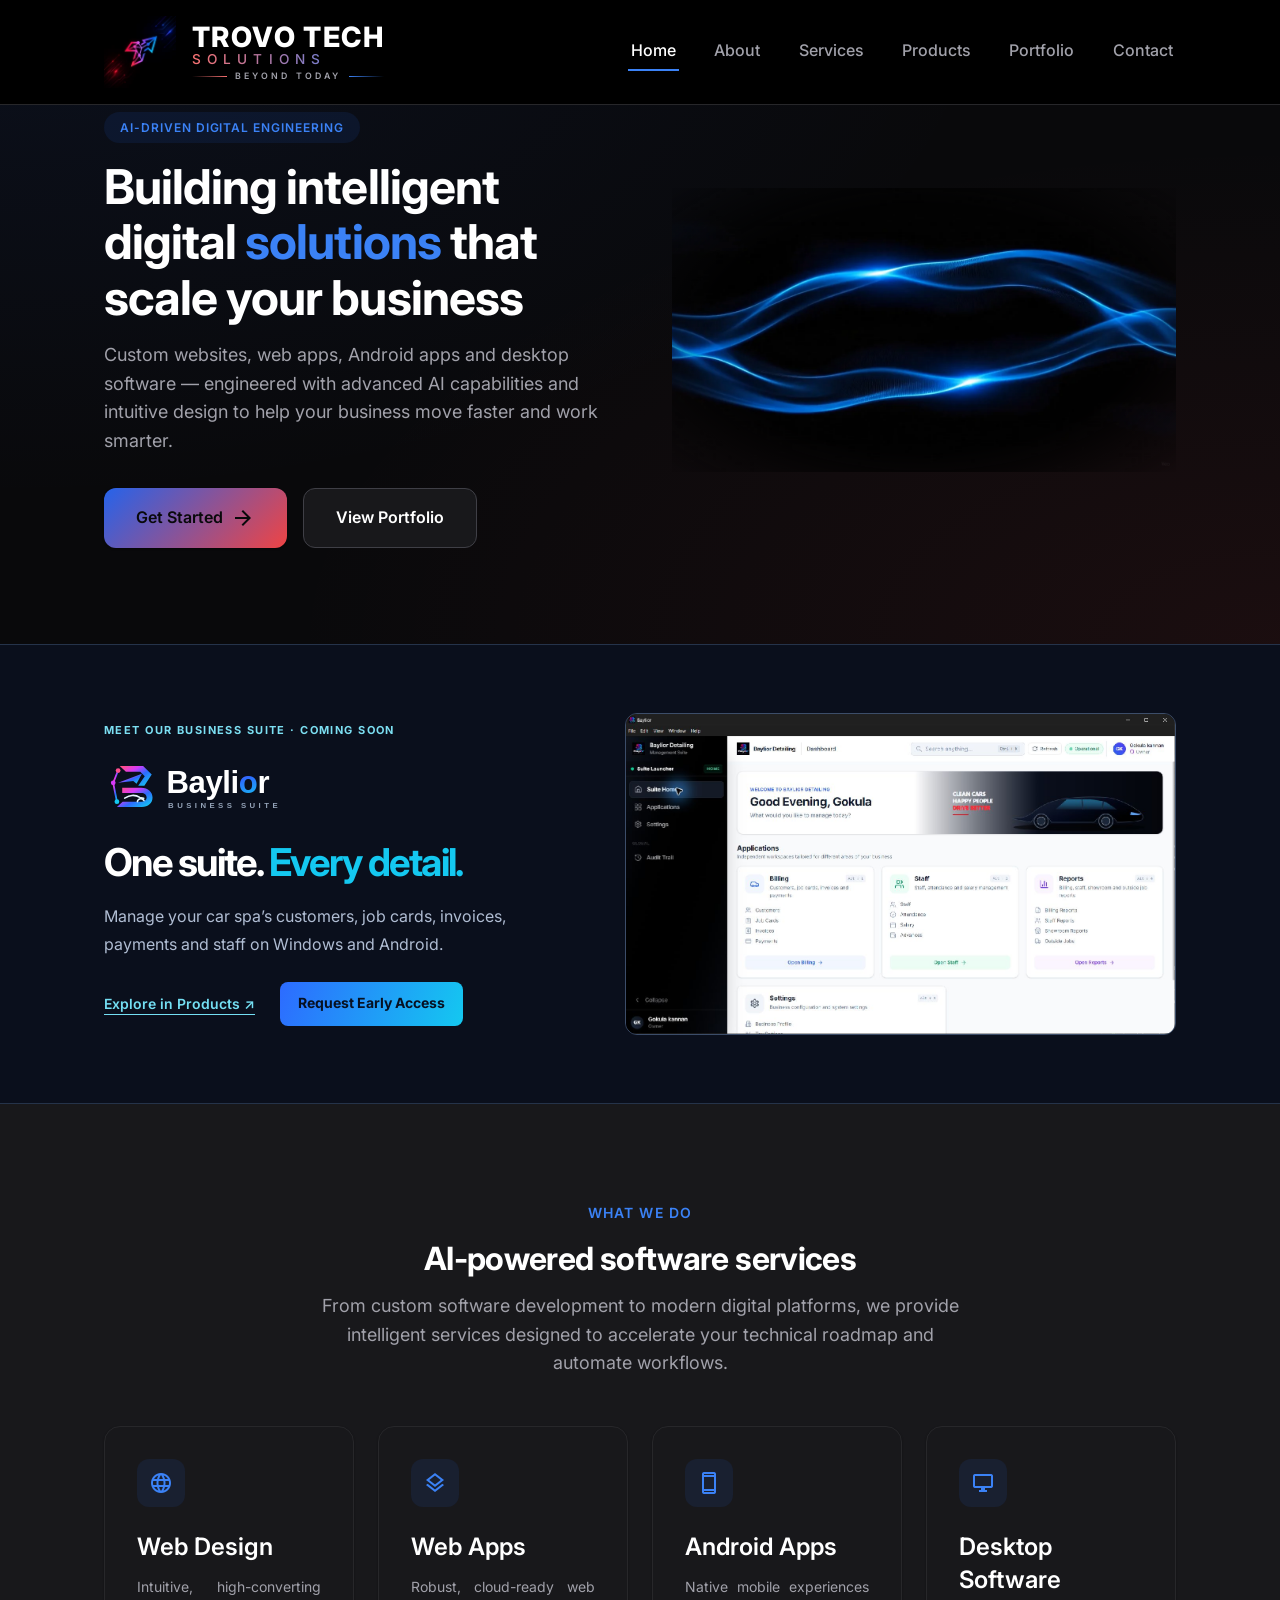
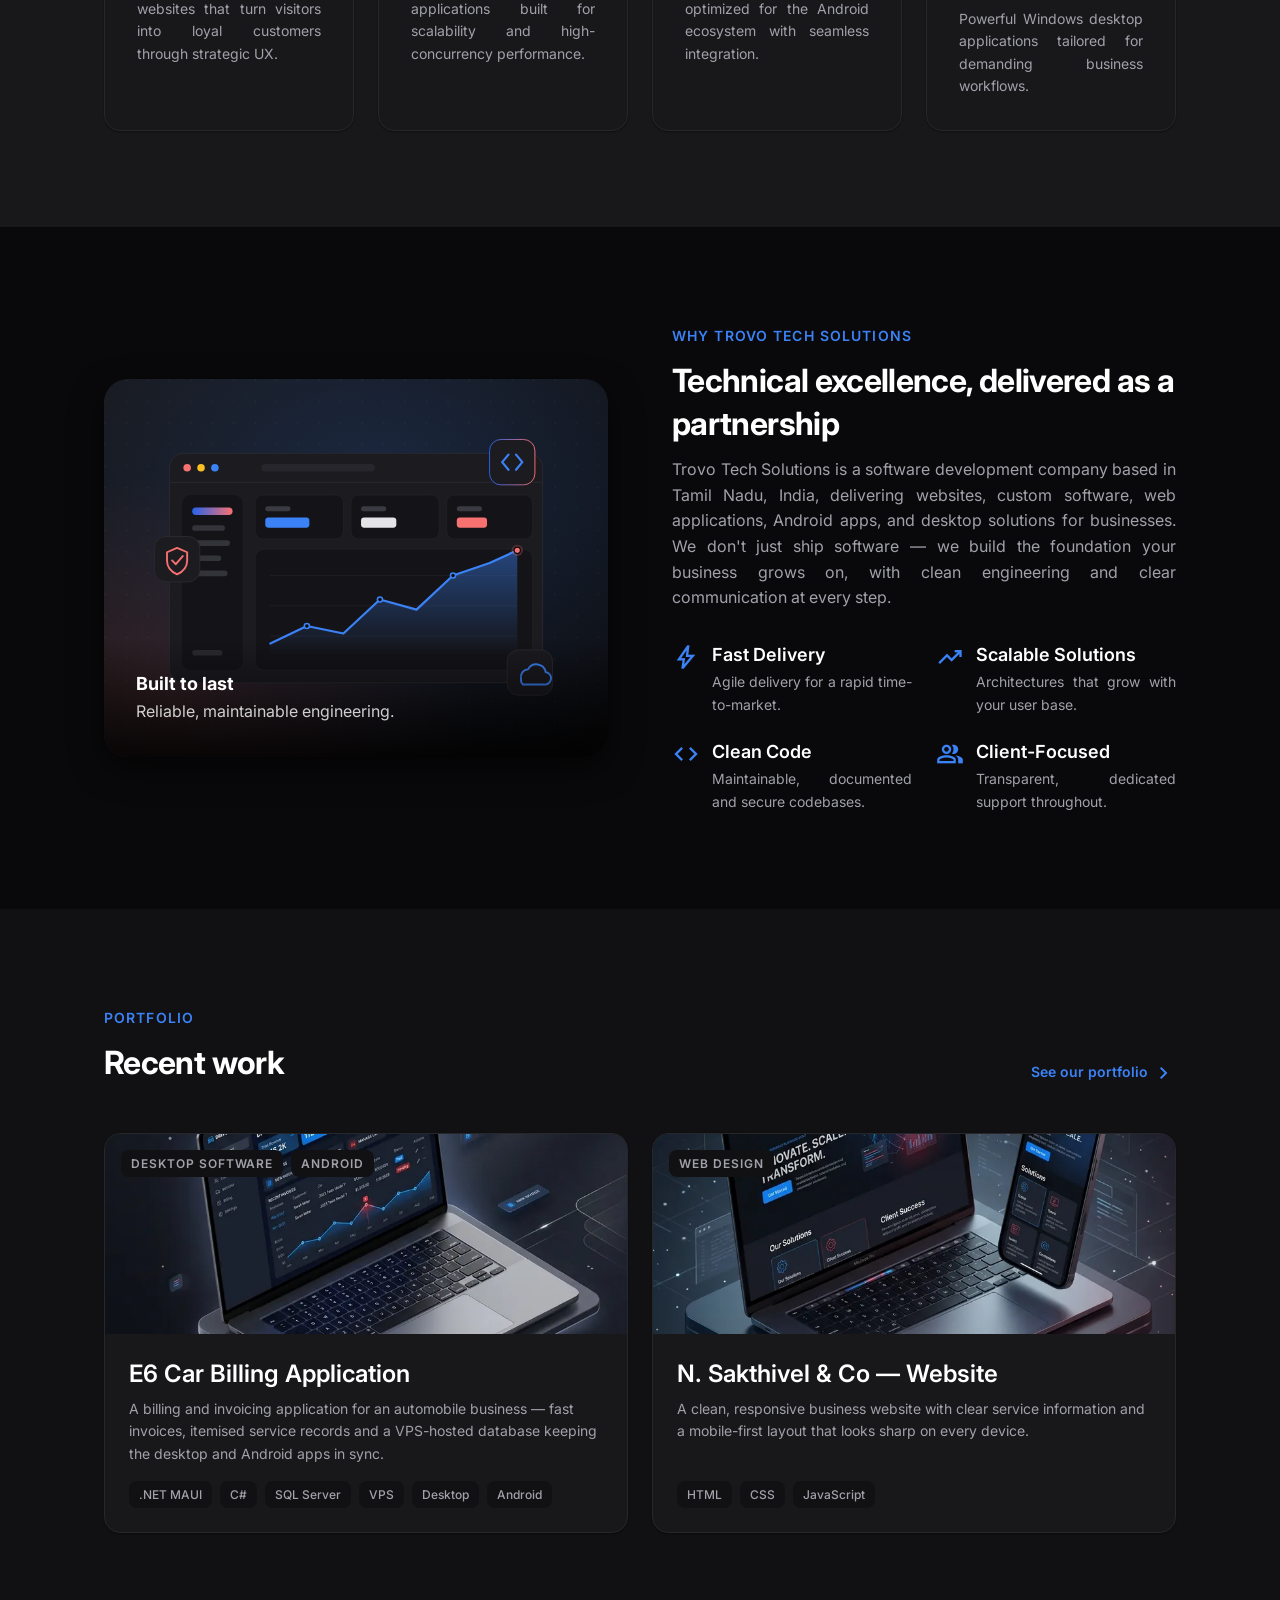
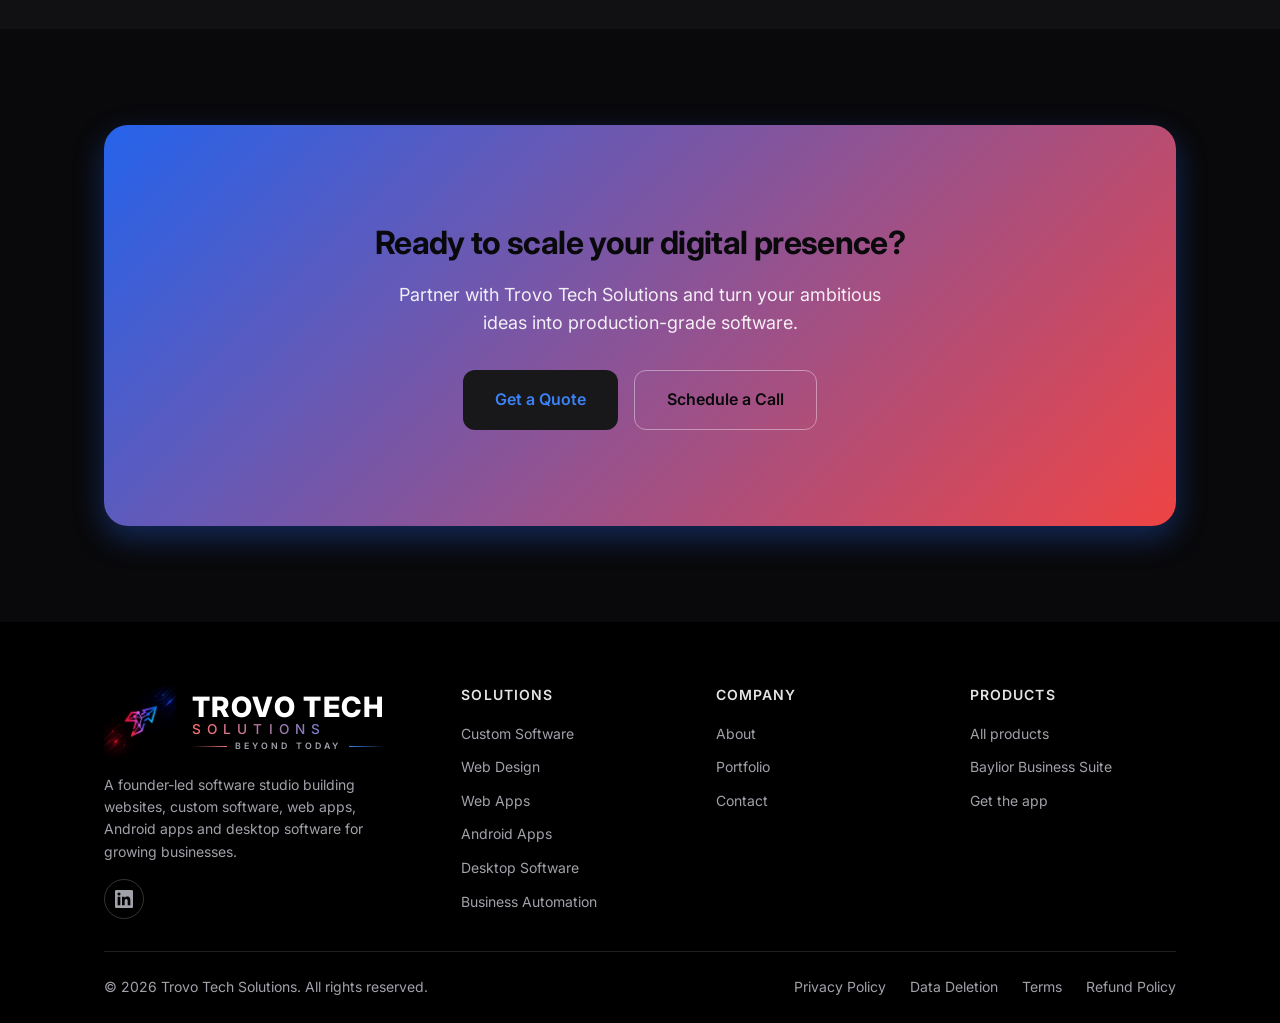
<file: index.html>
<!DOCTYPE html>
<html lang="en">
<head>
  <meta charset="UTF-8" />
  <meta name="viewport" content="width=device-width, initial-scale=1.0" />
  <title>Trovo Tech Solutions | Custom Software &amp; App Development</title>
  <meta name="description" content="Trovo Tech Solutions is a software development company in Tamil Nadu, India, building websites, custom software, web apps, Android apps and desktop software." />
  <link rel="canonical" href="https://trovotechsolutions.in/" />
  <link rel="icon" type="image/svg+xml" href="assets/favicon.svg" />
  <link rel="icon" type="image/png" sizes="32x32" href="assets/favicon-32x32.png" />

  <!-- Open Graph / social -->
  <meta property="og:type" content="website" />
  <meta property="og:site_name" content="Trovo Tech Solutions" />
  <meta property="og:title" content="Trovo Tech Solutions | Custom Software &amp; App Development" />
  <meta property="og:description" content="Trovo Tech Solutions is a software development company in Tamil Nadu, India, building websites, custom software, web apps, Android apps and desktop software." />
  <meta property="og:url" content="https://trovotechsolutions.in/" />
  <meta property="og:image" content="https://trovotechsolutions.in/assets/logo.png" />
  <meta name="twitter:card" content="summary_large_image" />
  <meta name="twitter:title" content="Trovo Tech Solutions | Custom Software &amp; App Development" />
  <meta name="twitter:description" content="Trovo Tech Solutions is a software development company in Tamil Nadu, India, building websites, custom software, web apps, Android apps and desktop software." />
  <meta name="twitter:image" content="https://trovotechsolutions.in/assets/logo.png" />

  <!-- Fonts -->
  <link rel="preconnect" href="https://fonts.googleapis.com" />
  <link rel="preconnect" href="https://fonts.gstatic.com" crossorigin />
  <link href="https://fonts.googleapis.com/css2?family=Inter:wght@400;500;600;700;800&family=Material+Symbols+Outlined:opsz,wght,FILL,GRAD@24,400,0,0&display=swap" rel="stylesheet" />

  <!-- Styles -->
  <link rel="stylesheet" href="css/variables.css?v=10" />
  <link rel="stylesheet" href="css/style.css?v=11" />
  <link rel="stylesheet" href="css/responsive.css?v=11" />
  <!-- Structured data -->
  <script type="application/ld+json">
  {
    "@context": "https://schema.org",
    "@type": "Organization",
    "name": "Trovo Tech Solutions",
    "legalName": "Trovo Tech Solutions",
    "url": "https://trovotechsolutions.in/",
    "logo": "https://trovotechsolutions.in/assets/logo.png",
    "description": "Trovo Tech Solutions is a software development company in Tamil Nadu, India, building websites, custom software, web apps, Android apps and desktop software.",
    "email": "info@trovotechsolutions.in",
    "telephone": "+91-9042672148",
    "founder": { "@type": "Person", "name": "Gokula Kannan Krishna Moorthi" },
    "address": { "@type": "PostalAddress", "addressRegion": "Tamil Nadu", "addressCountry": "IN" },
    "sameAs": ["https://www.linkedin.com/company/trovotechsolutions/"]
  }
  </script>
  <link rel="stylesheet" href="/css/products.css?v=2">
  <script src="/js/site-navigation.js?v=1" defer></script>
  <script src="/js/product-destinations.js?v=1" defer></script>
</head>
<body>
  <a href="#main" class="skip-link">Skip to content</a>

  <!-- ============ Navbar ============ -->
  <header class="navbar site-header">
    <div class="container navbar__inner">
      <a href="/index.html" class="brand-lockup">
        <img src="assets/logo-navbar.webp" onerror="this.onerror=null;this.src='/assets/logo-navbar.webp';" alt="Trovo Tech Solutions" class="brand-lockup__icon" width="72" height="72" />
        <div class="brand-lockup__text">
          <span class="brand-lockup__title">Trovo Tech</span>
          <span class="brand-lockup__subtitle">Solutions</span>
          <span class="brand-lockup__tagline">Beyond Today</span>
        </div>
      </a>
      <nav class="nav-links" id="site-navigation" aria-label="Primary">
        <a href="/index.html" aria-current="page">Home</a>
        <a href="/about.html">About</a>
        <a href="/services.html">Services</a>
        <a href="/products/">Products</a>
        <a href="/projects.html">Portfolio</a>
        <a href="/contact.html">Contact</a>
      </nav>
      <button class="nav-toggle" type="button" aria-label="Open menu" aria-expanded="false" aria-controls="site-navigation">
        <span class="material-symbols-outlined" aria-hidden="true">menu</span>
      </button>
    </div>
  </header>

  <main id="main">
    <!-- ============ Hero ============ -->
    <section class="hero">
      <div class="container hero__grid">
        <div>
          <span class="badge badge--brand badge--pill">AI-Driven Digital Engineering</span>
          <h1>Building intelligent digital <span>solutions</span> that scale your business</h1>
          <p class="lead">Custom websites, web apps, Android apps and desktop software — engineered with advanced AI capabilities and intuitive design to help your business move faster and work smarter.</p>
          <div class="hero__actions">
            <a href="contact.html" class="btn btn--primary btn--lg">Get Started <span class="material-symbols-outlined">arrow_forward</span></a>
            <a href="projects.html" class="btn btn--outline btn--lg">View Portfolio</a>
          </div>
        </div>
          <div class="hero__visual reveal">
            <div class="hero__video-mask">
              <video id="heroVideo" poster="assets/hero-poster.webp" loop muted playsinline aria-hidden="true" class="hero__video"></video>
              <script>
                (function() {
                  var v = document.getElementById('heroVideo');
                  if (v && window.matchMedia('(min-width: 769px)').matches) {
                    v.src = 'assets/Home_Page_Video.mp4';
                    v.autoplay = true;
                    v.play().catch(function(){});
                  }
                })();
              </script>
            </div>
          </div>
      </div>
    </section>
<section class="bp-home-band" aria-labelledby="baylior-home-heading"><div class="container bp-home-inner"><div><p class="bp-eyebrow">Meet our business suite &middot; Coming Soon</p><img src="assets/baylior/baylior-lockup-on-dark.svg" onerror="this.onerror=null;this.src='/assets/baylior/baylior-lockup-on-dark.svg';" width="220" height="59" alt="Baylior Business Suite"><h2 id="baylior-home-heading">One suite. <span>Every detail.</span></h2><p>Manage your car spa’s customers, job cards, invoices, payments and staff on Windows and Android.</p><div class="bp-band-actions"><a class="bp-explore" href="/products/">Explore in Products ↗</a><a class="bp-action" href="/contact.html">Request Early Access</a></div></div><div class="bp-home-screen"><img src="assets/baylior/dashboard.png" onerror="this.onerror=null;this.src='/assets/baylior/dashboard.png';" width="1387" height="810" loading="lazy" alt="Baylior Windows app suite home with demo business data"></div></div></section>

    <!-- ============ Services overview ============ -->
    <section class="section section--surface">
      <div class="container">
        <div class="section-head section-head--center">
          <span class="eyebrow">What We Do</span>
          <h2>AI-powered software services</h2>
          <p>From custom software development to modern digital platforms, we provide intelligent services designed to accelerate your technical roadmap and automate workflows.</p>
        </div>
        <div class="grid grid--4">
          <article class="card card--hover card--link reveal">
            <span class="icon-box"><span class="material-symbols-outlined">language</span></span>
            <h3><a href="services.html#web-design" class="card__link">Web Design</a></h3>
            <p>Intuitive, high-converting websites that turn visitors into loyal customers through strategic UX.</p>
          </article>
          <article class="card card--hover card--link reveal">
            <span class="icon-box"><span class="material-symbols-outlined">layers</span></span>
            <h3><a href="services.html#web-apps" class="card__link">Web Apps</a></h3>
            <p>Robust, cloud-ready web applications built for scalability and high-concurrency performance.</p>
          </article>
          <article class="card card--hover card--link reveal">
            <span class="icon-box"><span class="material-symbols-outlined">smartphone</span></span>
            <h3><a href="services.html#android" class="card__link">Android Apps</a></h3>
            <p>Native mobile experiences optimized for the Android ecosystem with seamless integration.</p>
          </article>
          <article class="card card--hover card--link reveal">
            <span class="icon-box"><span class="material-symbols-outlined">desktop_windows</span></span>
            <h3><a href="services.html#desktop" class="card__link">Desktop Software</a></h3>
            <p>Powerful Windows desktop applications tailored for demanding business workflows.</p>
          </article>
        </div>
      </div>
    </section>

    <!-- ============ Why choose us ============ -->
    <section class="section">
      <div class="container split">
        <div class="media reveal">
          <img loading="lazy" src="assets/why-choose-us.svg" width="800" height="600" alt="Analytics dashboard illustration showing steady growth, representing Trovo Tech's reliable engineering" />
          <div class="media__caption">
            <strong>Built to last</strong>
            <span>Reliable, maintainable engineering.</span>
          </div>
        </div>
        <div>
          <span class="eyebrow">Why Trovo Tech Solutions</span>
          <h2>Technical excellence, delivered as a partnership</h2>
          <p class="text-muted mt-3">Trovo Tech Solutions is a software development company based in Tamil Nadu, India, delivering websites, custom software, web applications, Android apps, and desktop solutions for businesses. We don't just ship software — we build the foundation your business grows on, with clean engineering and clear communication at every step.</p>
          <div class="mini-grid">
            <div class="mini">
              <span class="material-symbols-outlined">bolt</span>
              <div><h3>Fast Delivery</h3><p>Agile delivery for a rapid time-to-market.</p></div>
            </div>
            <div class="mini">
              <span class="material-symbols-outlined">trending_up</span>
              <div><h3>Scalable Solutions</h3><p>Architectures that grow with your user base.</p></div>
            </div>
            <div class="mini">
              <span class="material-symbols-outlined">code</span>
              <div><h3>Clean Code</h3><p>Maintainable, documented and secure codebases.</p></div>
            </div>
            <div class="mini">
              <span class="material-symbols-outlined">group</span>
              <div><h3>Client-Focused</h3><p>Transparent, dedicated support throughout.</p></div>
            </div>
          </div>
        </div>
      </div>
    </section>

    <!-- ============ Featured projects ============ -->
    <section class="section section--tint">
      <div class="container">
        <div class="section-head section-head--row">
          <div>
            <span class="eyebrow">Portfolio</span>
            <h2>Recent work</h2>
          </div>
          <a href="projects.html" class="link-arrow">See our portfolio <span class="material-symbols-outlined">chevron_right</span></a>
        </div>
        <div class="grid grid--2">
          <article class="project-card reveal">
            <div class="project-card__media">
              <div class="project-card__badges">
                <span class="badge">Desktop Software</span>
                <span class="badge">Android</span>
              </div>
              <img loading="lazy" src="assets/e6-mockup.webp" width="800" height="800" alt="E6 Car Billing Application Mockup" />
            </div>
            <div class="project-card__body">
              <h3>E6 Car Billing Application</h3>
              <p>A billing and invoicing application for an automobile business — fast invoices, itemised service records and a VPS-hosted database keeping the desktop and Android apps in sync.</p>
              <div class="tech-stack"><span>.NET MAUI</span><span>C#</span><span>SQL Server</span><span>VPS</span><span>Desktop</span><span>Android</span></div>
            </div>
          </article>
          <article class="project-card reveal">
            <div class="project-card__media">
              <div class="project-card__badges">
                <span class="badge">Web Design</span>
              </div>
              <img loading="lazy" src="assets/nsakthivel-mockup.webp" width="800" height="800" alt="N. Sakthivel & Co Website Mockup" />
            </div>
            <div class="project-card__body">
              <h3>N. Sakthivel &amp; Co — Website</h3>
              <p>A clean, responsive business website with clear service information and a mobile-first layout that looks sharp on every device.</p>
              <div class="tech-stack"><span>HTML</span><span>CSS</span><span>JavaScript</span></div>
            </div>
          </article>
        </div>
      </div>
    </section>

    <!-- ============ CTA banner ============ -->
    <section class="section" id="contact">
      <div class="container">
        <div class="cta reveal">
          <h2>Ready to scale your digital presence?</h2>
          <p>Partner with Trovo Tech Solutions and turn your ambitious ideas into production-grade software.</p>
          <div class="cta__actions">
            <a href="contact.html" class="btn btn--white btn--lg">Get a Quote</a>
            <a href="contact.html" class="btn btn--ghost btn--lg">Schedule a Call</a>
          </div>
        </div>
      </div>
    </section>
  </main>

  <!-- ============ Footer ============ -->
  <footer class="footer">
    <div class="container">
      <div class="footer__grid">
        <div>
          <a href="index.html" class="brand-lockup">
          <img loading="lazy" src="assets/logo-navbar.webp" alt="Trovo Tech Solutions" class="brand-lockup__icon" width="72" height="72" />
          <div class="brand-lockup__text">
            <span class="brand-lockup__title">Trovo Tech</span>
            <span class="brand-lockup__subtitle">Solutions</span>
            <span class="brand-lockup__tagline">Beyond Today</span>
          </div>
        </a>
          <p class="footer__about">A founder-led software studio building websites, custom software, web apps, Android apps and desktop software for growing businesses.</p>
          <div class="socials">
            <a href="https://www.linkedin.com/company/trovotechsolutions/?viewAsMember=true" target="_blank" rel="noopener noreferrer" aria-label="LinkedIn"><svg viewBox="0 0 24 24"><path d="M20.447 20.452h-3.554v-5.569c0-1.328-.027-3.037-1.852-3.037-1.853 0-2.136 1.445-2.136 2.939v5.667H9.351V9h3.414v1.561h.046c.477-.9 1.637-1.85 3.37-1.85 3.601 0 4.267 2.37 4.267 5.455v6.286zM5.337 7.433a2.062 2.062 0 01-2.063-2.065 2.064 2.064 0 112.063 2.065zm1.782 13.019H3.555V9h3.564v11.452zM22.225 0H1.771C.792 0 0 .774 0 1.729v20.542C0 23.227.792 24 1.771 24h20.451C23.2 24 24 23.227 24 22.271V1.729C24 .774 23.2 0 22.222 0h.003z"/></svg></a>
          </div>
        </div>
        <div>
          <h2>Solutions</h2>
          <ul class="footer__links">
            <li><a href="services.html#custom-software">Custom Software</a></li>
            <li><a href="services.html#web-design">Web Design</a></li>
            <li><a href="services.html#web-apps">Web Apps</a></li>
            <li><a href="services.html#android">Android Apps</a></li>
            <li><a href="services.html#desktop">Desktop Software</a></li>
            <li><a href="services.html#automation">Business Automation</a></li>
          </ul>
        </div>
        <div>
          <h2>Company</h2>
          <ul class="footer__links">
            <li><a href="about.html">About</a></li>
            <li><a href="projects.html">Portfolio</a></li>
            <li><a href="contact.html">Contact</a></li>
          </ul>
        </div>
      <div class="footer-products">
          <h2>Products</h2>
          <ul class="footer__links">
            <li><a href="/products/">All products</a></li>
            <li><a href="/products/baylior/">Baylior Business Suite</a></li>
            <li><a href="/products/baylior/#get-the-app">Get the app</a></li>
          </ul>
        </div>
</div>
      <div class="footer__bottom">
        <p>&copy; <span data-year>2026</span> Trovo Tech Solutions. All rights reserved.</p>
        <nav class="footer__legal" aria-label="Legal">
          <a href="privacy-policy/">Privacy Policy</a>
          <a href="data-deletion/">Data Deletion</a>
        <a href="/terms/">Terms</a><a href="/refund-policy/">Refund Policy</a></nav>
      </div>
    </div>
  </footer>

  <script src="js/main.js?v=9"></script>
</body>
</html>
</file>
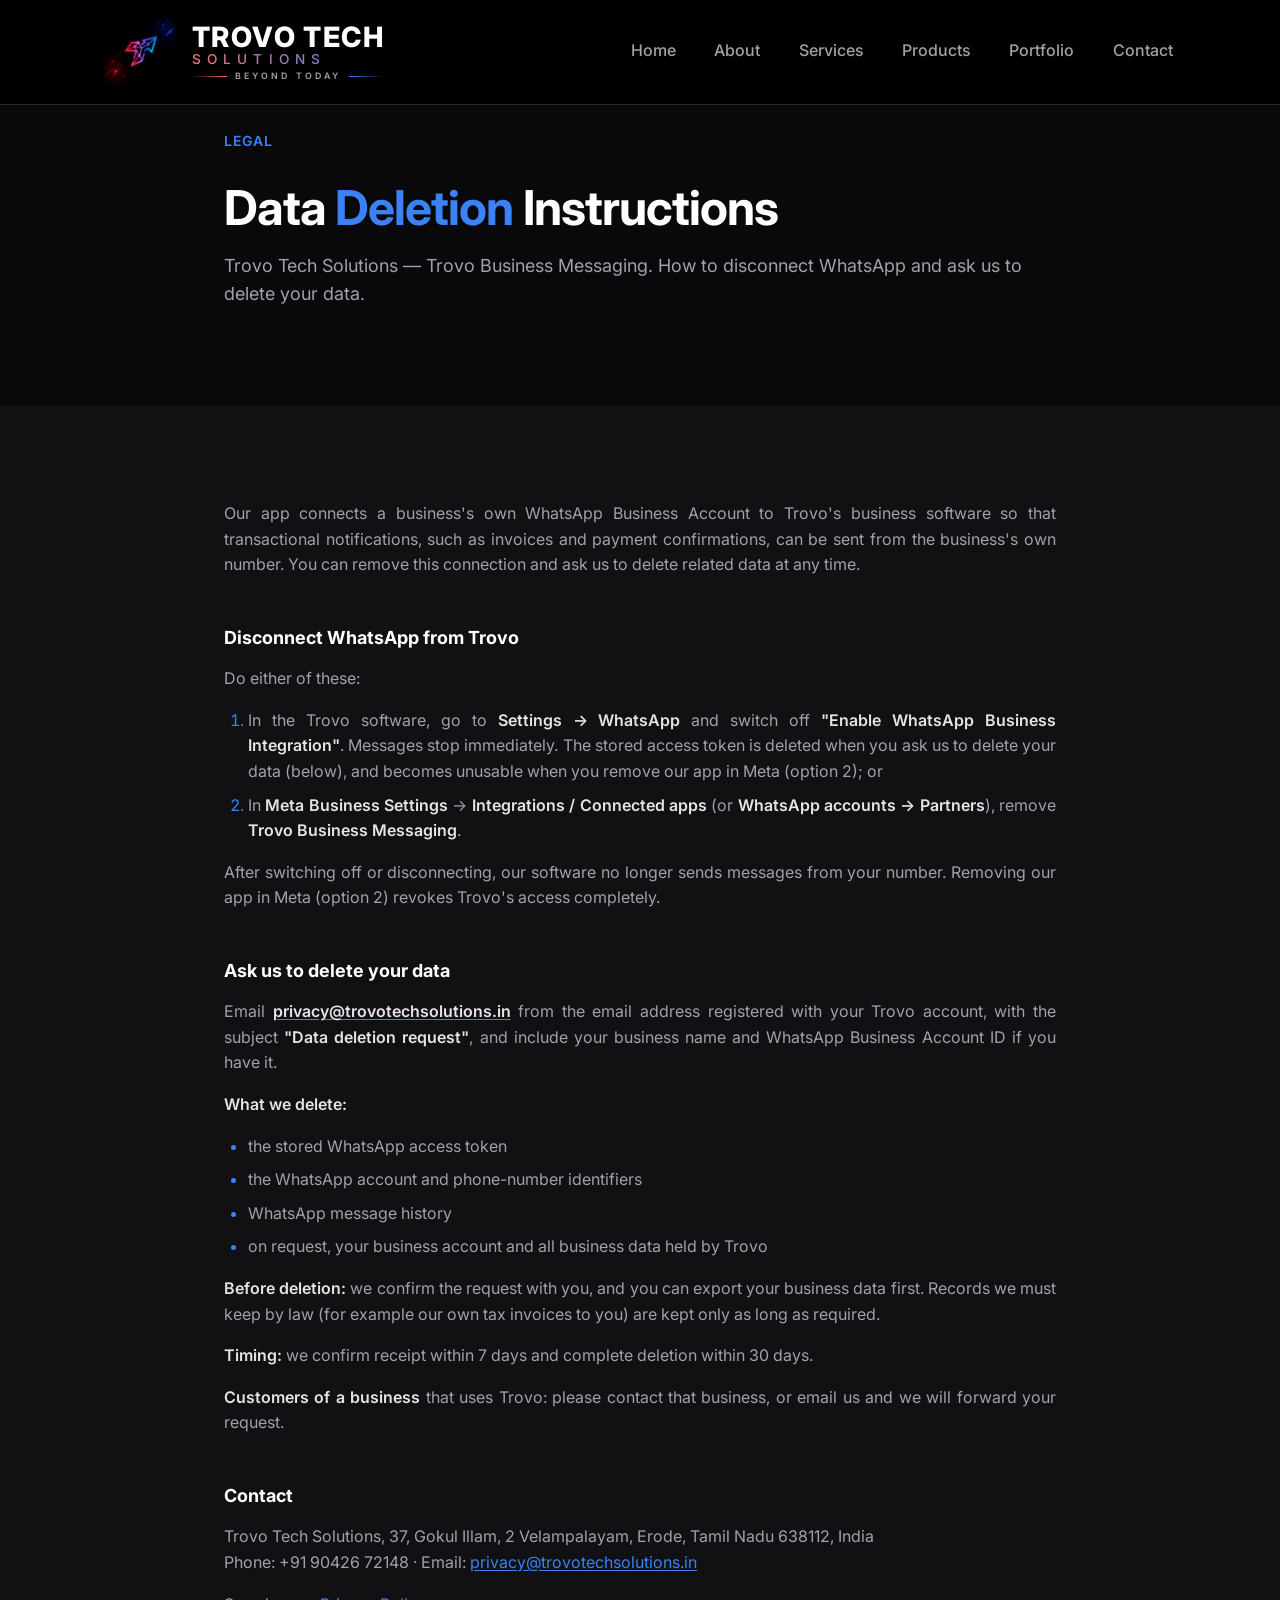
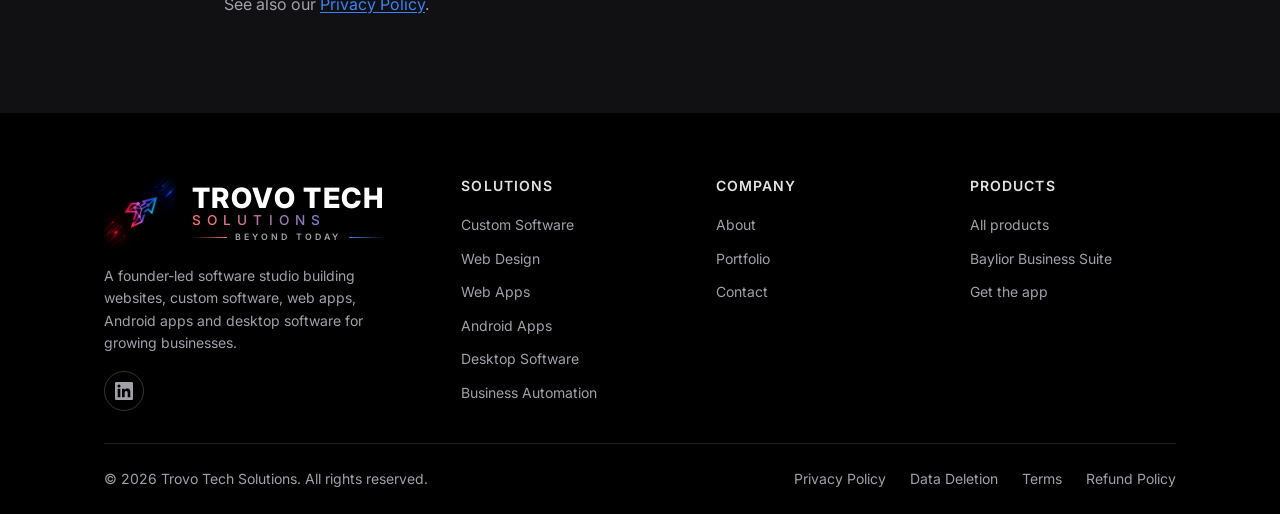
<file: data-deletion/index.html>
<!DOCTYPE html>
<html lang="en">
<head>
  <meta charset="UTF-8" />
  <meta name="viewport" content="width=device-width, initial-scale=1.0" />
  <title>Data Deletion Instructions | Trovo Tech Solutions</title>
  <meta name="description" content="How to disconnect WhatsApp from Trovo Business Messaging and request deletion of your data." />
  <link rel="canonical" href="https://trovotechsolutions.in/data-deletion/" />
  <link rel="icon" type="image/svg+xml" href="/assets/favicon.svg" />
  <link rel="icon" type="image/png" sizes="32x32" href="/assets/favicon-32x32.png" />
  <meta name="robots" content="index, follow" />

  <!-- Fonts -->
  <link rel="preconnect" href="https://fonts.googleapis.com" />
  <link rel="preconnect" href="https://fonts.gstatic.com" crossorigin />
  <link href="https://fonts.googleapis.com/css2?family=Inter:wght@400;500;600;700;800&family=Material+Symbols+Outlined:opsz,wght,FILL,GRAD@24,400,0,0&display=swap" rel="stylesheet" />

  <!-- Styles (root-relative: this page lives in /data-deletion/) -->
  <link rel="stylesheet" href="/css/variables.css?v=10" />
  <link rel="stylesheet" href="/css/style.css?v=11" />
  <link rel="stylesheet" href="/css/responsive.css?v=11" />
  <style>
    /* Readable long-form text for legal pages, built on the site's design tokens. */
    .page-hero__inner { max-width: 960px; }
    .legal { color: var(--color-text); line-height: var(--lh-normal); }
    .legal > * + * { margin-top: var(--space-4); }
    .legal h2 { font-size: var(--fs-h4); margin-top: var(--space-7); color: var(--color-primary); letter-spacing: normal; }
    .legal h2:first-child { margin-top: 0; }
    .legal p, .legal li { color: var(--color-text-muted); text-align: justify; text-justify: inter-word; }
    .legal strong { color: var(--color-text); font-weight: var(--fw-semibold); }
    .legal ul, .legal ol { padding-left: var(--space-5); }
    .legal ul { list-style: disc; }
    .legal ol { list-style: decimal; }
    .legal li + li { margin-top: var(--space-2); }
    .legal li::marker { color: var(--color-secondary); }
    .legal a { color: var(--color-secondary); text-decoration: underline; text-underline-offset: 2px; }
    .legal a:hover { color: var(--color-secondary-600); }
    .legal .table-scroll { overflow-x: auto; border: 1px solid var(--color-border); border-radius: var(--radius-md); }
    .legal table { width: 100%; border-collapse: collapse; font-size: var(--fs-sm); }
    .legal th, .legal td { padding: var(--space-3) var(--space-4); text-align: left; vertical-align: top; border-bottom: 1px solid var(--color-border); }
    .legal tr:last-child td { border-bottom: 0; }
    .legal th { background: var(--color-surface); color: var(--color-primary); font-weight: var(--fw-semibold); }
    .legal td { color: var(--color-text-muted); }
    .legal .contact-card { background: var(--color-surface); border: 1px solid var(--color-border); border-radius: var(--radius-lg); padding: var(--space-5); }
  </style>
  <link rel="stylesheet" href="/css/products.css?v=2">
  <script src="/js/site-navigation.js?v=1" defer></script>
  <script src="/js/product-destinations.js?v=1" defer></script>
</head>
<body>
  <a href="#main" class="skip-link">Skip to content</a>

  <!-- ============ Navbar ============ -->
  <header class="navbar site-header">
    <div class="container navbar__inner">
      <a href="/index.html" class="brand-lockup">
        <img src="../assets/logo-navbar.webp" onerror="this.onerror=null;this.src='/assets/logo-navbar.webp';" alt="Trovo Tech Solutions" class="brand-lockup__icon" width="72" height="72" />
        <div class="brand-lockup__text">
          <span class="brand-lockup__title">Trovo Tech</span>
          <span class="brand-lockup__subtitle">Solutions</span>
          <span class="brand-lockup__tagline">Beyond Today</span>
        </div>
      </a>
      <nav class="nav-links" id="site-navigation" aria-label="Primary">
        <a href="/index.html">Home</a>
        <a href="/about.html">About</a>
        <a href="/services.html">Services</a>
        <a href="/products/">Products</a>
        <a href="/projects.html">Portfolio</a>
        <a href="/contact.html">Contact</a>
      </nav>
      <button class="nav-toggle" type="button" aria-label="Open menu" aria-expanded="false" aria-controls="site-navigation">
        <span class="material-symbols-outlined" aria-hidden="true">menu</span>
      </button>
    </div>
  </header>

  <main id="main">
    <!-- ============ Page hero ============ -->
    <section class="page-hero">
      <div class="container page-hero__inner">
        <span class="eyebrow">Legal</span>
        <h1>Data <span>Deletion</span> Instructions</h1>
        <p class="lead">Trovo Tech Solutions — Trovo Business Messaging. How to disconnect WhatsApp and ask us to delete your data.</p>
      </div>
    </section>

    <!-- ============ Content ============ -->
    <section class="section section--tint">
      <div class="container page-hero__inner">
        <div class="legal">
          <p>Our app connects a business's own WhatsApp Business Account to Trovo's business software so that transactional notifications, such as invoices and payment confirmations, can be sent from the business's own number. You can remove this connection and ask us to delete related data at any time.</p>

          <h2>Disconnect WhatsApp from Trovo</h2>
          <p>Do either of these:</p>
          <ol>
          <li>In the Trovo software, go to <strong>Settings → WhatsApp</strong> and switch off <strong>"Enable WhatsApp Business Integration"</strong>. Messages stop immediately. The stored access token is deleted when you ask us to delete your data (below), and becomes unusable when you remove our app in Meta (option 2); or</li>
          <li>In <strong>Meta Business Settings</strong> → <strong>Integrations / Connected apps</strong> (or <strong>WhatsApp accounts → Partners</strong>), remove <strong>Trovo Business Messaging</strong>.</li>
          </ol>
          <p>After switching off or disconnecting, our software no longer sends messages from your number. Removing our app in Meta (option 2) revokes Trovo's access completely.</p>

          <h2>Ask us to delete your data</h2>
          <p>Email <a href="mailto:privacy@trovotechsolutions.in?subject=Data%20deletion%20request"><strong>privacy@trovotechsolutions.in</strong></a> from the email address registered with your Trovo account, with the subject <strong>"Data deletion request"</strong>, and include your business name and WhatsApp Business Account ID if you have it.</p>
          <p><strong>What we delete:</strong></p>
          <ul>
          <li>the stored WhatsApp access token</li>
          <li>the WhatsApp account and phone-number identifiers</li>
          <li>WhatsApp message history</li>
          <li>on request, your business account and all business data held by Trovo</li>
          </ul>
          <p><strong>Before deletion:</strong> we confirm the request with you, and you can export your business data first. Records we must keep by law (for example our own tax invoices to you) are kept only as long as required.</p>
          <p><strong>Timing:</strong> we confirm receipt within 7 days and complete deletion within 30 days.</p>
          <p><strong>Customers of a business</strong> that uses Trovo: please contact that business, or email us and we will forward your request.</p>

          <h2>Contact</h2>
          <p>Trovo Tech Solutions, 37, Gokul Illam, 2 Velampalayam, Erode, Tamil Nadu 638112, India<br />
          Phone: +91 90426 72148 · Email: <a href="mailto:privacy@trovotechsolutions.in">privacy@trovotechsolutions.in</a></p>
          <p>See also our <a href="/privacy-policy/">Privacy Policy</a>.</p>
        </div>
      </div>
    </section>
  </main>

  <!-- ============ Footer ============ -->
  <footer class="footer">
    <div class="container">
      <div class="footer__grid">
        <div>
          <a href="/index.html" class="brand-lockup">
          <img loading="lazy" src="/assets/logo-navbar.webp" alt="Trovo Tech Solutions" class="brand-lockup__icon" width="72" height="72" />
          <div class="brand-lockup__text">
            <span class="brand-lockup__title">Trovo Tech</span>
            <span class="brand-lockup__subtitle">Solutions</span>
            <span class="brand-lockup__tagline">Beyond Today</span>
          </div>
        </a>
          <p class="footer__about">A founder-led software studio building websites, custom software, web apps, Android apps and desktop software for growing businesses.</p>
          <div class="socials">
            <a href="https://www.linkedin.com/company/trovotechsolutions/?viewAsMember=true" target="_blank" rel="noopener noreferrer" aria-label="LinkedIn"><svg viewBox="0 0 24 24"><path d="M20.447 20.452h-3.554v-5.569c0-1.328-.027-3.037-1.852-3.037-1.853 0-2.136 1.445-2.136 2.939v5.667H9.351V9h3.414v1.561h.046c.477-.9 1.637-1.85 3.37-1.85 3.601 0 4.267 2.37 4.267 5.455v6.286zM5.337 7.433a2.062 2.062 0 01-2.063-2.065 2.064 2.064 0 112.063 2.065zm1.782 13.019H3.555V9h3.564v11.452zM22.225 0H1.771C.792 0 0 .774 0 1.729v20.542C0 23.227.792 24 1.771 24h20.451C23.2 24 24 23.227 24 22.271V1.729C24 .774 23.2 0 22.222 0h.003z"/></svg></a>
          </div>
        </div>
        <div>
          <h2>Solutions</h2>
          <ul class="footer__links">
            <li><a href="/services.html#custom-software">Custom Software</a></li>
            <li><a href="/services.html#web-design">Web Design</a></li>
            <li><a href="/services.html#web-apps">Web Apps</a></li>
            <li><a href="/services.html#android">Android Apps</a></li>
            <li><a href="/services.html#desktop">Desktop Software</a></li>
            <li><a href="/services.html#automation">Business Automation</a></li>
          </ul>
        </div>
        <div>
          <h2>Company</h2>
          <ul class="footer__links">
            <li><a href="/about.html">About</a></li>
            <li><a href="/projects.html">Portfolio</a></li>
            <li><a href="/contact.html">Contact</a></li>
          </ul>
        </div>
      <div class="footer-products">
          <h2>Products</h2>
          <ul class="footer__links">
            <li><a href="/products/">All products</a></li>
            <li><a href="/products/baylior/">Baylior Business Suite</a></li>
            <li><a href="/products/baylior/#get-the-app">Get the app</a></li>
          </ul>
        </div>
</div>
      <div class="footer__bottom">
        <p>&copy; <span data-year>2026</span> Trovo Tech Solutions. All rights reserved.</p>
        <nav class="footer__legal" aria-label="Legal">
          <a href="/privacy-policy/">Privacy Policy</a>
          <a href="/data-deletion/">Data Deletion</a>
        <a href="/terms/">Terms</a><a href="/refund-policy/">Refund Policy</a></nav>
      </div>
    </div>
  </footer>

  <script src="/js/main.js?v=9"></script>
</body>
</html>
</file>
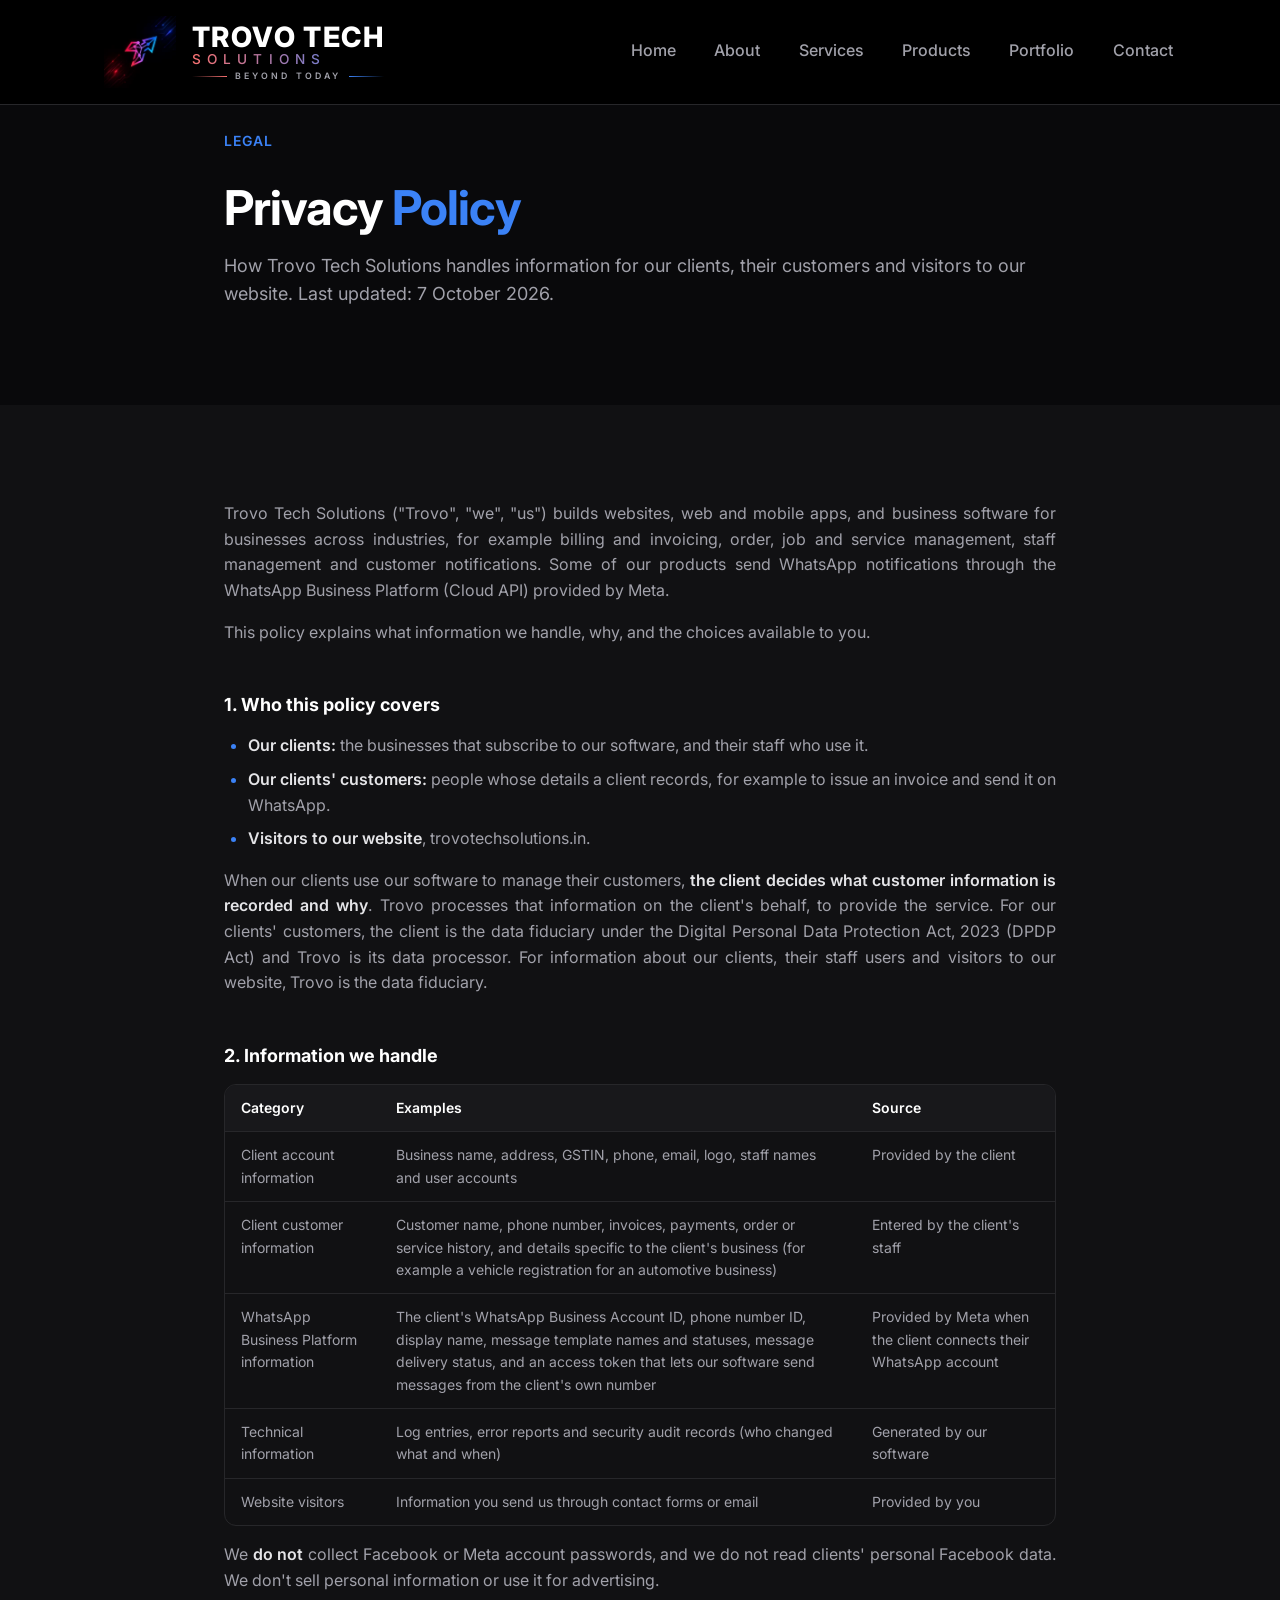
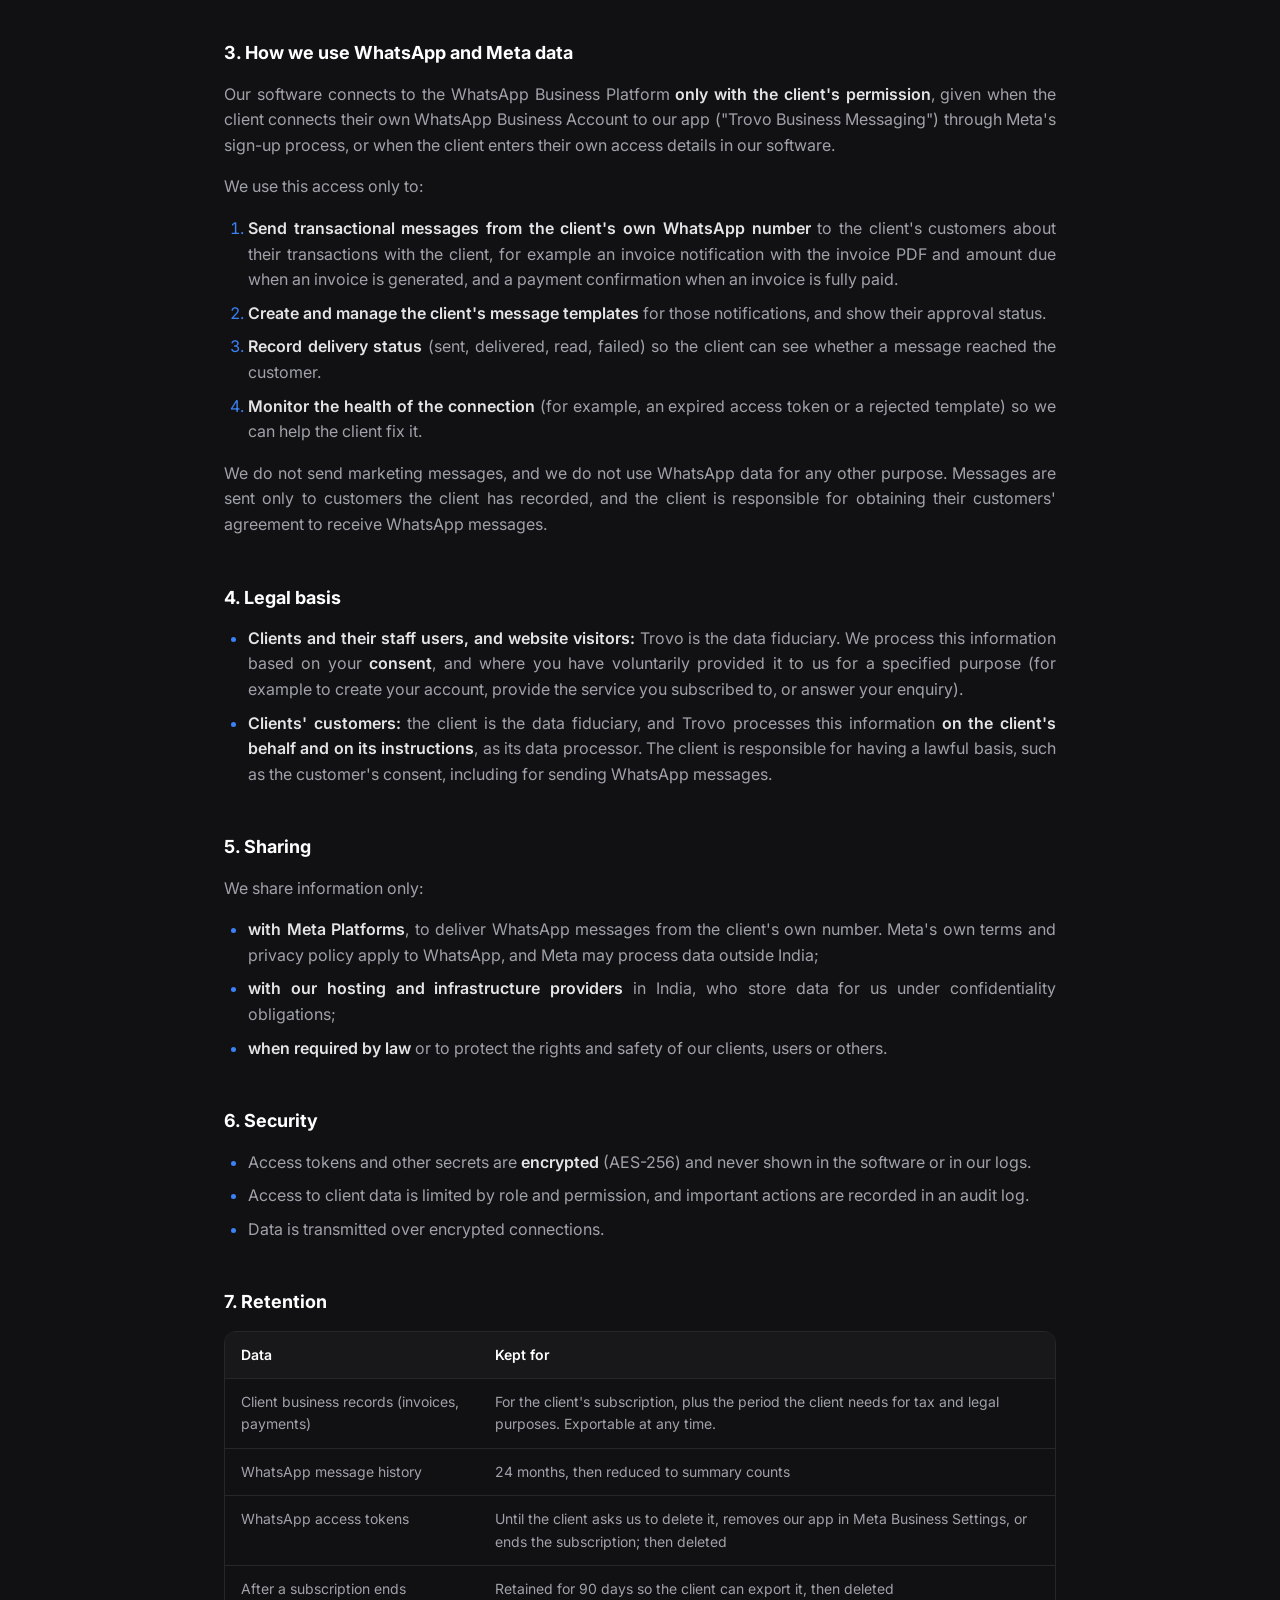
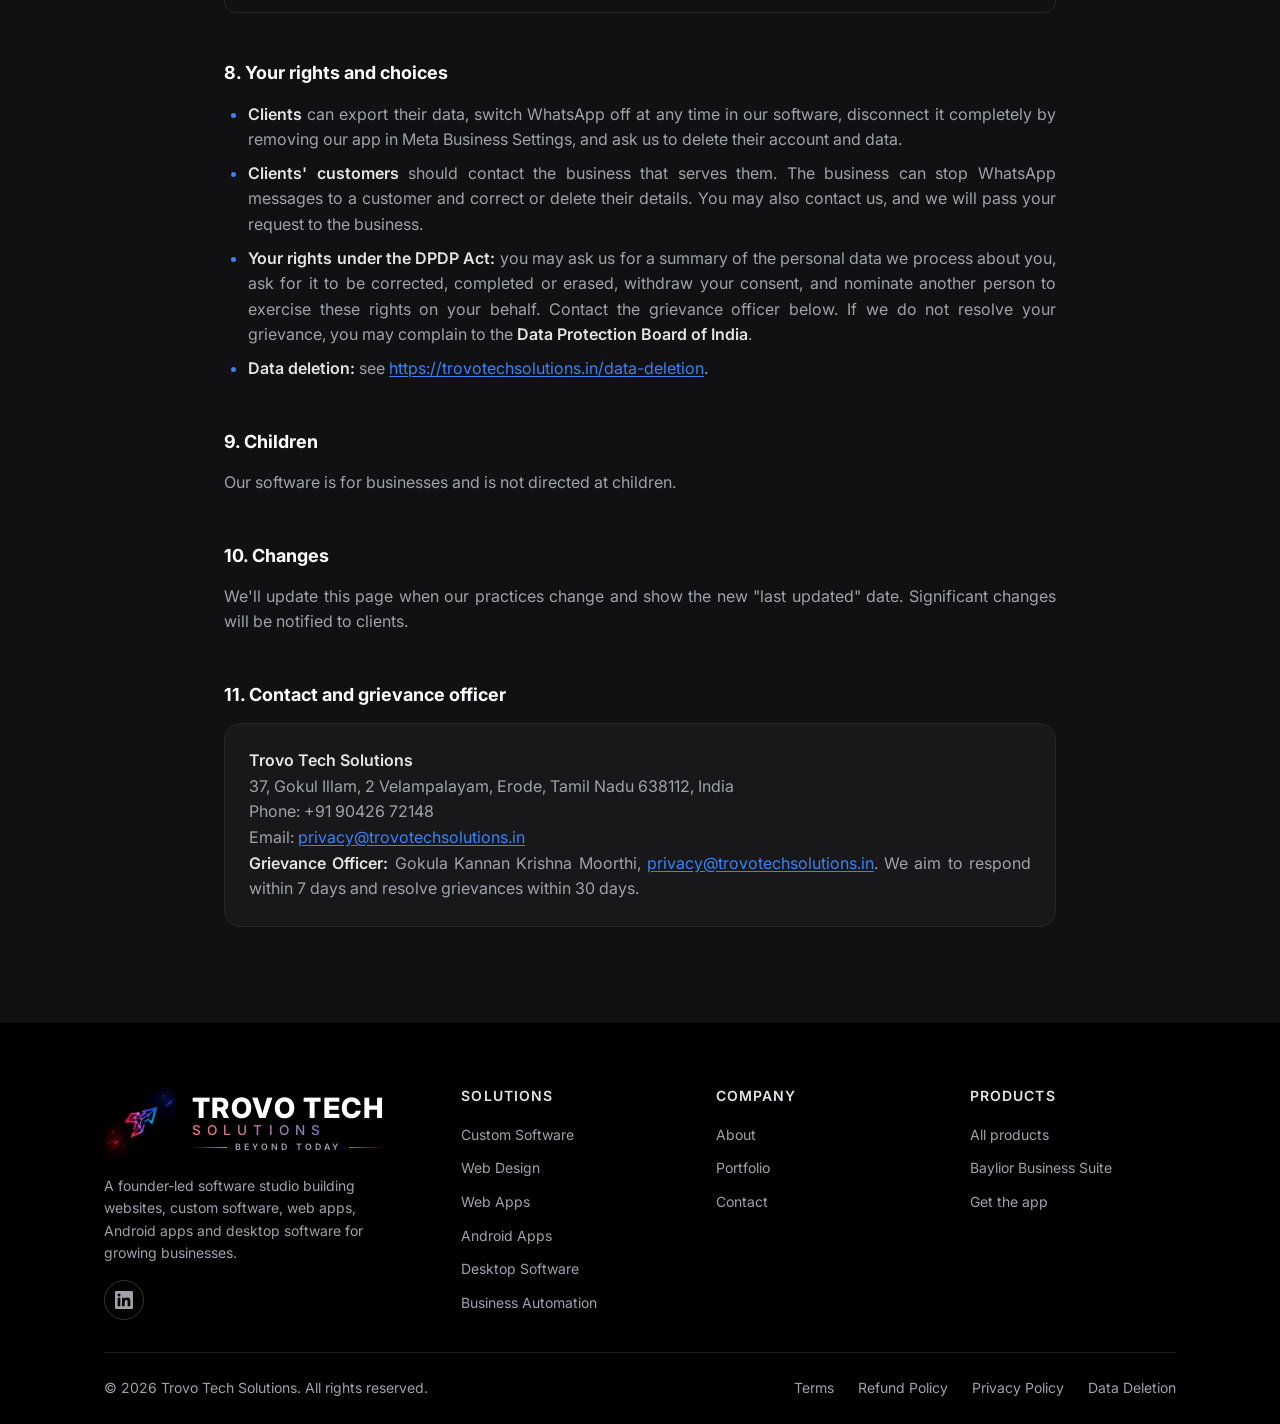
<file: privacy-policy/index.html>
<!DOCTYPE html>
<html lang="en">
<head>
  <meta charset="UTF-8" />
  <meta name="viewport" content="width=device-width, initial-scale=1.0" />
  <title>Privacy Policy | Trovo Tech Solutions</title>
  <meta name="description" content="How Trovo Tech Solutions handles business, customer and WhatsApp Business Platform data." />
  <link rel="canonical" href="https://trovotechsolutions.in/privacy-policy/" />
  <link rel="icon" type="image/svg+xml" href="/assets/favicon.svg" />
  <link rel="icon" type="image/png" sizes="32x32" href="/assets/favicon-32x32.png" />
  <meta name="robots" content="index, follow" />

  <!-- Fonts -->
  <link rel="preconnect" href="https://fonts.googleapis.com" />
  <link rel="preconnect" href="https://fonts.gstatic.com" crossorigin />
  <link href="https://fonts.googleapis.com/css2?family=Inter:wght@400;500;600;700;800&family=Material+Symbols+Outlined:opsz,wght,FILL,GRAD@24,400,0,0&display=swap" rel="stylesheet" />

  <!-- Styles (root-relative: this page lives in /privacy-policy/) -->
  <link rel="stylesheet" href="/css/variables.css?v=10" />
  <link rel="stylesheet" href="/css/style.css?v=11" />
  <link rel="stylesheet" href="/css/responsive.css?v=11" />
  <style>
    /* Readable long-form text for legal pages, built on the site's design tokens. */
    .page-hero__inner { max-width: 960px; }
    .legal { color: var(--color-text); line-height: var(--lh-normal); }
    .legal > * + * { margin-top: var(--space-4); }
    .legal h2 { font-size: var(--fs-h4); margin-top: var(--space-7); color: var(--color-primary); letter-spacing: normal; }
    .legal h2:first-child { margin-top: 0; }
    .legal p, .legal li { color: var(--color-text-muted); text-align: justify; text-justify: inter-word; }
    .legal strong { color: var(--color-text); font-weight: var(--fw-semibold); }
    .legal ul, .legal ol { padding-left: var(--space-5); }
    .legal ul { list-style: disc; }
    .legal ol { list-style: decimal; }
    .legal li + li { margin-top: var(--space-2); }
    .legal li::marker { color: var(--color-secondary); }
    .legal a { color: var(--color-secondary); text-decoration: underline; text-underline-offset: 2px; }
    .legal a:hover { color: var(--color-secondary-600); }
    .legal .table-scroll { overflow-x: auto; border: 1px solid var(--color-border); border-radius: var(--radius-md); }
    .legal table { width: 100%; border-collapse: collapse; font-size: var(--fs-sm); }
    .legal th, .legal td { padding: var(--space-3) var(--space-4); text-align: left; vertical-align: top; border-bottom: 1px solid var(--color-border); }
    .legal tr:last-child td { border-bottom: 0; }
    .legal th { background: var(--color-surface); color: var(--color-primary); font-weight: var(--fw-semibold); }
    .legal td { color: var(--color-text-muted); }
    .legal .contact-card { background: var(--color-surface); border: 1px solid var(--color-border); border-radius: var(--radius-lg); padding: var(--space-5); }
  </style>
  <link rel="stylesheet" href="/css/products.css?v=2">
  <script src="/js/site-navigation.js?v=1" defer></script>
  <script src="/js/product-destinations.js?v=1" defer></script>
</head>
<body>
  <a href="#main" class="skip-link">Skip to content</a>

  <!-- ============ Navbar ============ -->
  <header class="navbar site-header">
    <div class="container navbar__inner">
      <a href="/index.html" class="brand-lockup">
        <img src="../assets/logo-navbar.webp" onerror="this.onerror=null;this.src='/assets/logo-navbar.webp';" alt="Trovo Tech Solutions" class="brand-lockup__icon" width="72" height="72" />
        <div class="brand-lockup__text">
          <span class="brand-lockup__title">Trovo Tech</span>
          <span class="brand-lockup__subtitle">Solutions</span>
          <span class="brand-lockup__tagline">Beyond Today</span>
        </div>
      </a>
      <nav class="nav-links" id="site-navigation" aria-label="Primary">
        <a href="/index.html">Home</a>
        <a href="/about.html">About</a>
        <a href="/services.html">Services</a>
        <a href="/products/">Products</a>
        <a href="/projects.html">Portfolio</a>
        <a href="/contact.html">Contact</a>
      </nav>
      <button class="nav-toggle" type="button" aria-label="Open menu" aria-expanded="false" aria-controls="site-navigation">
        <span class="material-symbols-outlined" aria-hidden="true">menu</span>
      </button>
    </div>
  </header>

  <main id="main">
    <!-- ============ Page hero ============ -->
    <section class="page-hero">
      <div class="container page-hero__inner">
        <span class="eyebrow">Legal</span>
        <h1>Privacy <span>Policy</span></h1>
        <p class="lead">How Trovo Tech Solutions handles information for our clients, their customers and visitors to our website. Last updated: 7 October 2026.</p>
      </div>
    </section>

    <!-- ============ Content ============ -->
    <section class="section section--tint">
      <div class="container page-hero__inner">
        <div class="legal">
          <p>Trovo Tech Solutions ("Trovo", "we", "us") builds websites, web and mobile apps, and business software for businesses across industries, for example billing and invoicing, order, job and service management, staff management and customer notifications. Some of our products send WhatsApp notifications through the WhatsApp Business Platform (Cloud API) provided by Meta.</p>
          <p>This policy explains what information we handle, why, and the choices available to you.</p>

          <h2>1. Who this policy covers</h2>
          <ul>
          <li><strong>Our clients:</strong> the businesses that subscribe to our software, and their staff who use it.</li>
          <li><strong>Our clients' customers:</strong> people whose details a client records, for example to issue an invoice and send it on WhatsApp.</li>
          <li><strong>Visitors to our website</strong>, trovotechsolutions.in.</li>
          </ul>
          <p>When our clients use our software to manage their customers, <strong>the client decides what customer information is recorded and why</strong>. Trovo processes that information on the client's behalf, to provide the service. For our clients' customers, the client is the data fiduciary under the Digital Personal Data Protection Act, 2023 (DPDP Act) and Trovo is its data processor. For information about our clients, their staff users and visitors to our website, Trovo is the data fiduciary.</p>

          <h2>2. Information we handle</h2>
          <div class="table-scroll">
          <table>
          <tr><th>Category</th><th>Examples</th><th>Source</th></tr>
          <tr><td>Client account information</td><td>Business name, address, GSTIN, phone, email, logo, staff names and user accounts</td><td>Provided by the client</td></tr>
          <tr><td>Client customer information</td><td>Customer name, phone number, invoices, payments, order or service history, and details specific to the client's business (for example a vehicle registration for an automotive business)</td><td>Entered by the client's staff</td></tr>
          <tr><td>WhatsApp Business Platform information</td><td>The client's WhatsApp Business Account ID, phone number ID, display name, message template names and statuses, message delivery status, and an access token that lets our software send messages from the client's own number</td><td>Provided by Meta when the client connects their WhatsApp account</td></tr>
          <tr><td>Technical information</td><td>Log entries, error reports and security audit records (who changed what and when)</td><td>Generated by our software</td></tr>
          <tr><td>Website visitors</td><td>Information you send us through contact forms or email</td><td>Provided by you</td></tr>
          </table>
          </div>
          <p>We <strong>do not</strong> collect Facebook or Meta account passwords, and we do not read clients' personal Facebook data. We don't sell personal information or use it for advertising.</p>

          <h2>3. How we use WhatsApp and Meta data</h2>
          <p>Our software connects to the WhatsApp Business Platform <strong>only with the client's permission</strong>, given when the client connects their own WhatsApp Business Account to our app ("Trovo Business Messaging") through Meta's sign-up process, or when the client enters their own access details in our software.</p>
          <p>We use this access only to:</p>
          <ol>
          <li><strong>Send transactional messages from the client's own WhatsApp number</strong> to the client's customers about their transactions with the client, for example an invoice notification with the invoice PDF and amount due when an invoice is generated, and a payment confirmation when an invoice is fully paid.</li>
          <li><strong>Create and manage the client's message templates</strong> for those notifications, and show their approval status.</li>
          <li><strong>Record delivery status</strong> (sent, delivered, read, failed) so the client can see whether a message reached the customer.</li>
          <li><strong>Monitor the health of the connection</strong> (for example, an expired access token or a rejected template) so we can help the client fix it.</li>
          </ol>
          <p>We do not send marketing messages, and we do not use WhatsApp data for any other purpose. Messages are sent only to customers the client has recorded, and the client is responsible for obtaining their customers' agreement to receive WhatsApp messages.</p>

          <h2>4. Legal basis</h2>
          <ul>
          <li><strong>Clients and their staff users, and website visitors:</strong> Trovo is the data fiduciary. We process this information based on your <strong>consent</strong>, and where you have voluntarily provided it to us for a specified purpose (for example to create your account, provide the service you subscribed to, or answer your enquiry).</li>
          <li><strong>Clients' customers:</strong> the client is the data fiduciary, and Trovo processes this information <strong>on the client's behalf and on its instructions</strong>, as its data processor. The client is responsible for having a lawful basis, such as the customer's consent, including for sending WhatsApp messages.</li>
          </ul>

          <h2>5. Sharing</h2>
          <p>We share information only:</p>
          <ul>
          <li><strong>with Meta Platforms</strong>, to deliver WhatsApp messages from the client's own number. Meta's own terms and privacy policy apply to WhatsApp, and Meta may process data outside India;</li>
          <li><strong>with our hosting and infrastructure providers</strong> in India, who store data for us under confidentiality obligations;</li>
          <li><strong>when required by law</strong> or to protect the rights and safety of our clients, users or others.</li>
          </ul>

          <h2>6. Security</h2>
          <ul>
          <li>Access tokens and other secrets are <strong>encrypted</strong> (AES-256) and never shown in the software or in our logs.</li>
          <li>Access to client data is limited by role and permission, and important actions are recorded in an audit log.</li>
          <li>Data is transmitted over encrypted connections.</li>
          </ul>

          <h2>7. Retention</h2>
          <div class="table-scroll">
          <table>
          <tr><th>Data</th><th>Kept for</th></tr>
          <tr><td>Client business records (invoices, payments)</td><td>For the client's subscription, plus the period the client needs for tax and legal purposes. Exportable at any time.</td></tr>
          <tr><td>WhatsApp message history</td><td>24 months, then reduced to summary counts</td></tr>
          <tr><td>WhatsApp access tokens</td><td>Until the client asks us to delete it, removes our app in Meta Business Settings, or ends the subscription; then deleted</td></tr>
          <tr><td>After a subscription ends</td><td>Retained for 90 days so the client can export it, then deleted</td></tr>
          </table>
          </div>

          <h2>8. Your rights and choices</h2>
          <ul>
          <li><strong>Clients</strong> can export their data, switch WhatsApp off at any time in our software, disconnect it completely by removing our app in Meta Business Settings, and ask us to delete their account and data.</li>
          <li><strong>Clients' customers</strong> should contact the business that serves them. The business can stop WhatsApp messages to a customer and correct or delete their details. You may also contact us, and we will pass your request to the business.</li>
          <li><strong>Your rights under the DPDP Act:</strong> you may ask us for a summary of the personal data we process about you, ask for it to be corrected, completed or erased, withdraw your consent, and nominate another person to exercise these rights on your behalf. Contact the grievance officer below. If we do not resolve your grievance, you may complain to the <strong>Data Protection Board of India</strong>.</li>
          <li><strong>Data deletion:</strong> see <a href="/data-deletion/">https://trovotechsolutions.in/data-deletion</a>.</li>
          </ul>

          <h2>9. Children</h2>
          <p>Our software is for businesses and is not directed at children.</p>

          <h2>10. Changes</h2>
          <p>We'll update this page when our practices change and show the new "last updated" date. Significant changes will be notified to clients.</p>

          <h2>11. Contact and grievance officer</h2>
          <div class="contact-card">
          <p><strong>Trovo Tech Solutions</strong><br />
          37, Gokul Illam, 2 Velampalayam, Erode, Tamil Nadu 638112, India<br />
          Phone: +91 90426 72148<br />
          Email: <a href="mailto:privacy@trovotechsolutions.in">privacy@trovotechsolutions.in</a></p>
          <p><strong>Grievance Officer:</strong> Gokula Kannan Krishna Moorthi, <a href="mailto:privacy@trovotechsolutions.in">privacy@trovotechsolutions.in</a>. We aim to respond within 7 days and resolve grievances within 30 days.</p>
          </div>
        </div>
      </div>
    </section>
  </main>

  <!-- ============ Footer ============ -->
  <footer class="footer">
    <div class="container">
      <div class="footer__grid">
        <div>
          <a href="/index.html" class="brand-lockup">
          <img loading="lazy" src="/assets/logo-navbar.webp" alt="Trovo Tech Solutions" class="brand-lockup__icon" width="72" height="72" />
          <div class="brand-lockup__text">
            <span class="brand-lockup__title">Trovo Tech</span>
            <span class="brand-lockup__subtitle">Solutions</span>
            <span class="brand-lockup__tagline">Beyond Today</span>
          </div>
        </a>
          <p class="footer__about">A founder-led software studio building websites, custom software, web apps, Android apps and desktop software for growing businesses.</p>
          <div class="socials">
            <a href="https://www.linkedin.com/company/trovotechsolutions/?viewAsMember=true" target="_blank" rel="noopener noreferrer" aria-label="LinkedIn"><svg viewBox="0 0 24 24"><path d="M20.447 20.452h-3.554v-5.569c0-1.328-.027-3.037-1.852-3.037-1.853 0-2.136 1.445-2.136 2.939v5.667H9.351V9h3.414v1.561h.046c.477-.9 1.637-1.85 3.37-1.85 3.601 0 4.267 2.37 4.267 5.455v6.286zM5.337 7.433a2.062 2.062 0 01-2.063-2.065 2.064 2.064 0 112.063 2.065zm1.782 13.019H3.555V9h3.564v11.452zM22.225 0H1.771C.792 0 0 .774 0 1.729v20.542C0 23.227.792 24 1.771 24h20.451C23.2 24 24 23.227 24 22.271V1.729C24 .774 23.2 0 22.222 0h.003z"/></svg></a>
          </div>
        </div>
        <div>
          <h2>Solutions</h2>
          <ul class="footer__links">
            <li><a href="/services.html#custom-software">Custom Software</a></li>
            <li><a href="/services.html#web-design">Web Design</a></li>
            <li><a href="/services.html#web-apps">Web Apps</a></li>
            <li><a href="/services.html#android">Android Apps</a></li>
            <li><a href="/services.html#desktop">Desktop Software</a></li>
            <li><a href="/services.html#automation">Business Automation</a></li>
          </ul>
        </div>
        <div>
          <h2>Company</h2>
          <ul class="footer__links">
            <li><a href="/about.html">About</a></li>
            <li><a href="/projects.html">Portfolio</a></li>
            <li><a href="/contact.html">Contact</a></li>
          </ul>
        </div>
      <div class="footer-products">
          <h2>Products</h2>
          <ul class="footer__links">
            <li><a href="/products/">All products</a></li>
            <li><a href="/products/baylior/">Baylior Business Suite</a></li>
            <li><a href="/products/baylior/#get-the-app">Get the app</a></li>
          </ul>
        </div>
</div>
      <div class="footer__bottom">
        <p>&copy; <span data-year>2026</span> Trovo Tech Solutions. All rights reserved.</p>
        <nav class="footer__legal" aria-label="Legal">
          <a href="/terms/">Terms</a>
          <a href="/refund-policy/">Refund Policy</a>
          <a href="/privacy-policy/">Privacy Policy</a>
          <a href="/data-deletion/">Data Deletion</a>
        </nav>
      </div>
    </div>
  </footer>

  <script src="/js/main.js?v=9"></script>
</body>
</html>
</file>
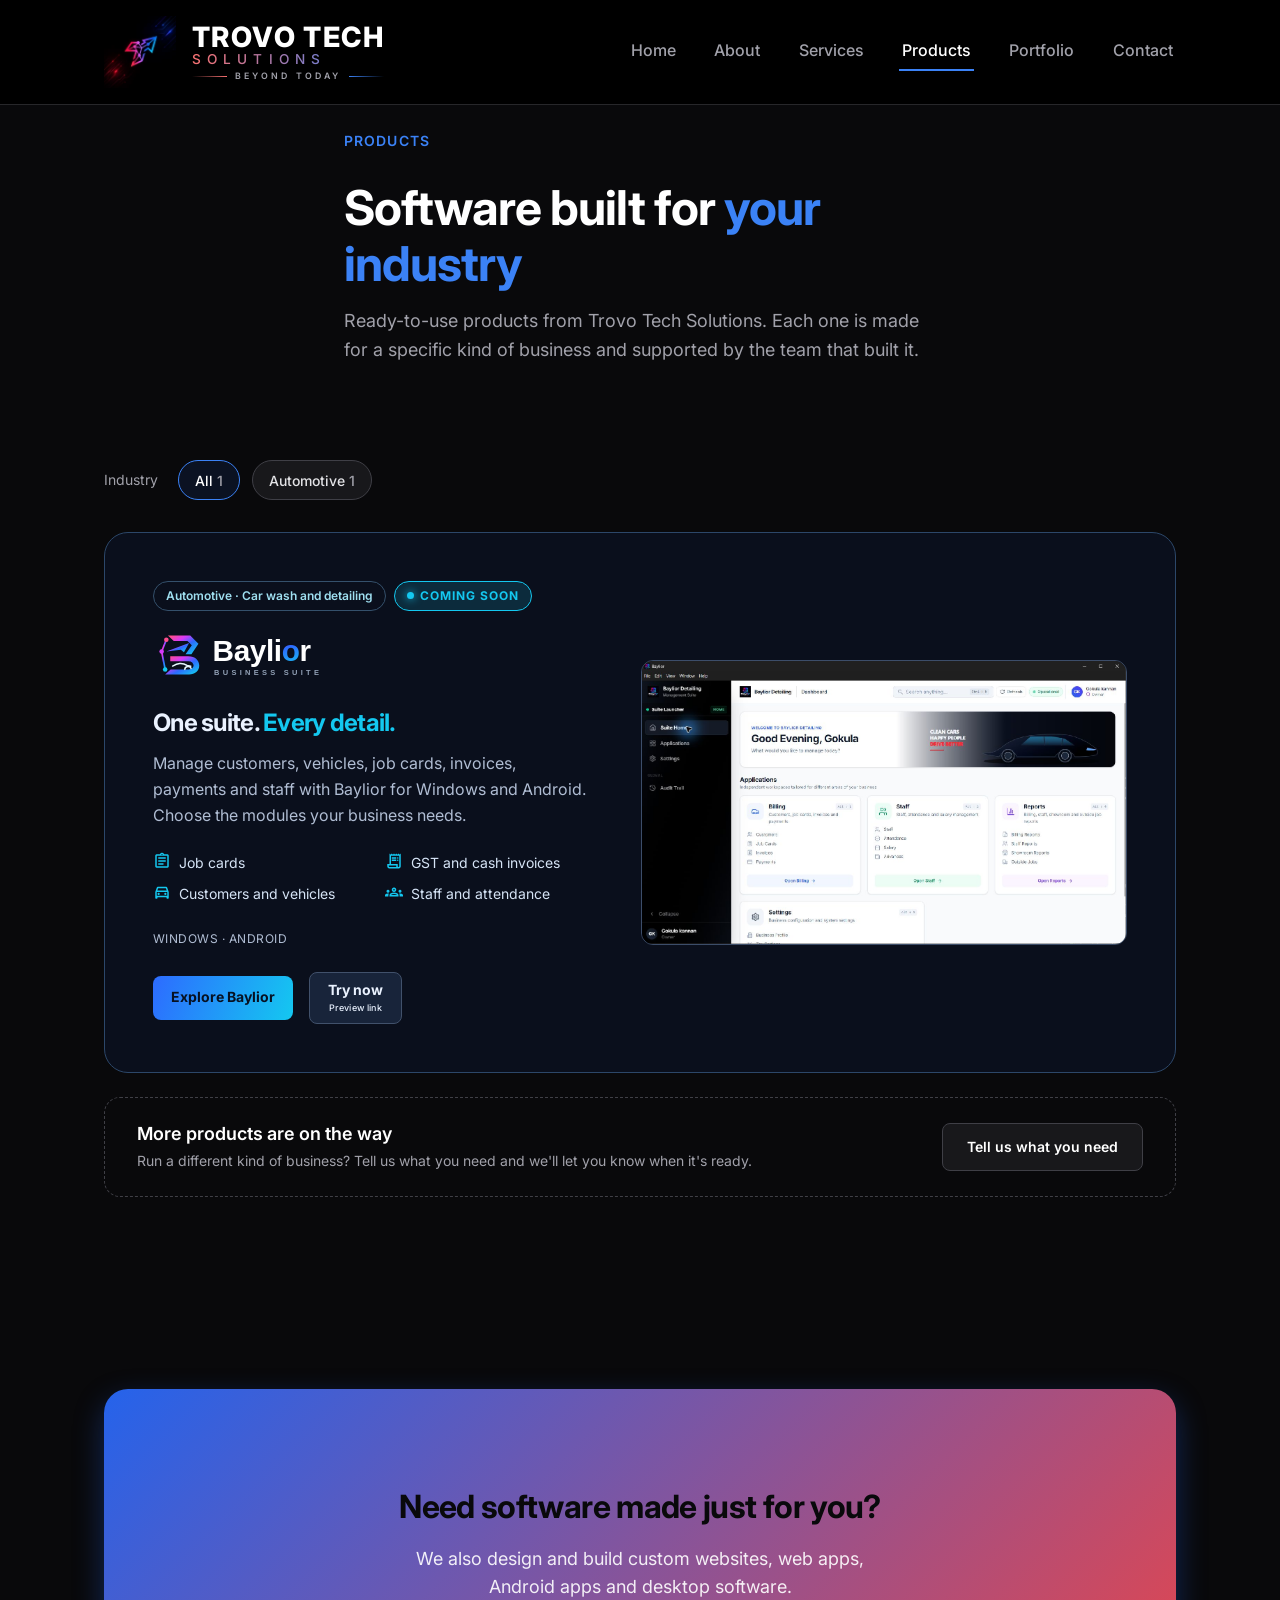
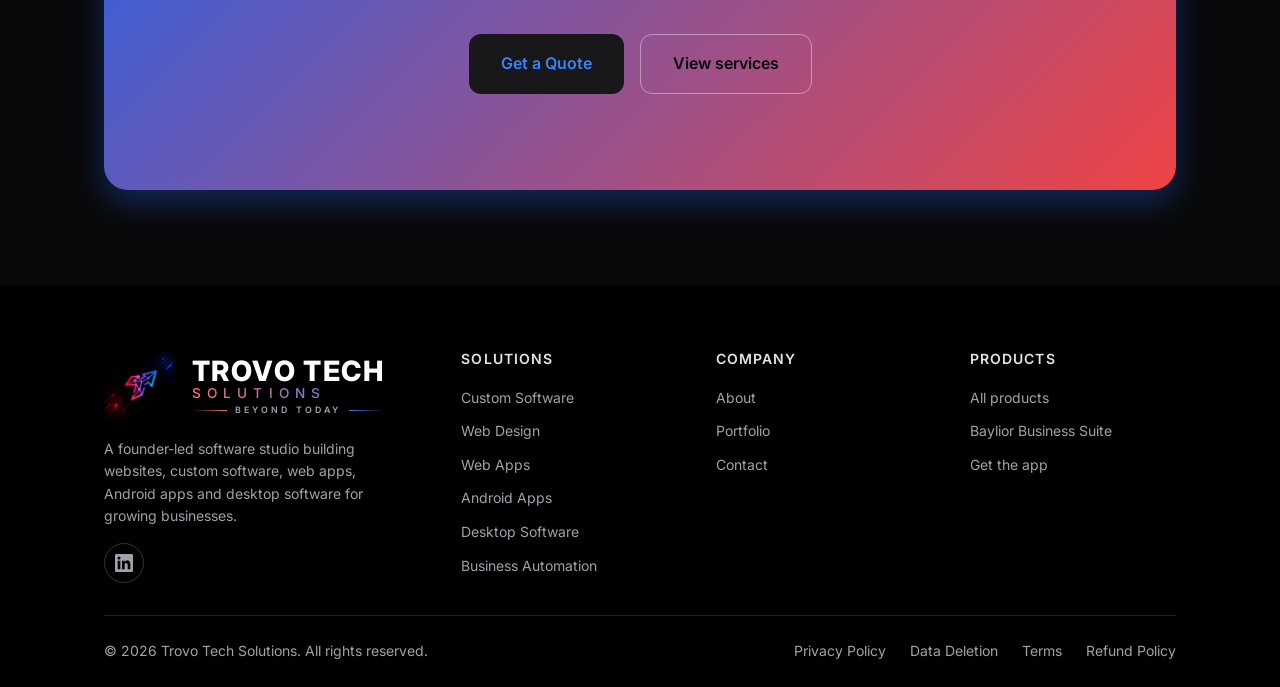
<file: products/index.html>
<!DOCTYPE html>
<html lang="en">
<head>
  <meta charset="UTF-8" />
  <meta name="viewport" content="width=device-width, initial-scale=1.0" />
  <title>Products | Trovo Tech Solutions</title>
  <meta name="description" content="Ready-to-use business software from Trovo Tech Solutions, built for specific industries. Meet Baylior, the business suite for car wash and detailing businesses." />
  <link rel="canonical" href="https://trovotechsolutions.in/products/" />
  <link rel="icon" type="image/svg+xml" href="/assets/favicon.svg" />
  <link rel="icon" type="image/png" sizes="32x32" href="/assets/favicon-32x32.png" />

  <!-- Open Graph / social -->
  <meta property="og:type" content="website" />
  <meta property="og:site_name" content="Trovo Tech Solutions" />
  <meta property="og:title" content="Products | Trovo Tech Solutions" />
  <meta property="og:description" content="Ready-to-use business software from Trovo Tech Solutions, built for specific industries." />
  <meta property="og:url" content="https://trovotechsolutions.in/products/" />
  <meta property="og:image" content="https://trovotechsolutions.in/assets/baylior/share-card.png" />
  <meta name="twitter:card" content="summary_large_image" />
  <meta name="twitter:title" content="Products | Trovo Tech Solutions" />
  <meta name="twitter:description" content="Ready-to-use business software from Trovo Tech Solutions, built for specific industries." />
  <meta name="twitter:image" content="https://trovotechsolutions.in/assets/baylior/share-card.png" />

  <script type="application/ld+json">{"@context":"https://schema.org","@type":"CollectionPage","name":"Products","url":"https://trovotechsolutions.in/products/","publisher":{"@type":"Organization","name":"Trovo Tech Solutions"},"mainEntity":{"@type":"ItemList","itemListElement":[{"@type":"ListItem","position":1,"url":"https://trovotechsolutions.in/products/baylior/","name":"Baylior"}]}}</script>

  <!-- Fonts -->
  <link rel="preconnect" href="https://fonts.googleapis.com" />
  <link rel="preconnect" href="https://fonts.gstatic.com" crossorigin />
  <link href="https://fonts.googleapis.com/css2?family=Inter:wght@400;500;600;700;800&family=Material+Symbols+Outlined:opsz,wght,FILL,GRAD@24,400,0,0&display=swap" rel="stylesheet" />

  <!-- Styles (root-relative: this page lives in /products/) -->
  <link rel="stylesheet" href="/css/variables.css?v=10" />
  <link rel="stylesheet" href="/css/style.css?v=11" />
  <link rel="stylesheet" href="/css/responsive.css?v=11" />
  <link rel="stylesheet" href="/css/products.css?v=2" />
  <script src="/js/site-navigation.js?v=1" defer></script>
  <script src="/js/products.js?v=1" defer></script>
  <script src="/js/product-destinations.js?v=1" defer></script>
</head>
<body>
  <a href="#main" class="skip-link">Skip to content</a>

  <header class="navbar site-header">
    <div class="container navbar__inner">
      <a href="/index.html" class="brand-lockup">
        <img src="../assets/logo-navbar.webp" onerror="this.onerror=null;this.src='/assets/logo-navbar.webp';" alt="Trovo Tech Solutions" class="brand-lockup__icon" width="72" height="72" />
        <div class="brand-lockup__text">
          <span class="brand-lockup__title">Trovo Tech</span>
          <span class="brand-lockup__subtitle">Solutions</span>
          <span class="brand-lockup__tagline">Beyond Today</span>
        </div>
      </a>
      <nav class="nav-links" id="site-navigation" aria-label="Primary">
        <a href="/index.html">Home</a>
        <a href="/about.html">About</a>
        <a href="/services.html">Services</a>
        <a href="/products/" aria-current="page">Products</a>
        <a href="/projects.html">Portfolio</a>
        <a href="/contact.html">Contact</a>
      </nav>
      <button class="nav-toggle" type="button" aria-label="Open menu" aria-expanded="false" aria-controls="site-navigation">
        <span class="material-symbols-outlined" aria-hidden="true">menu</span>
      </button>
    </div>
  </header>

  <main id="main" class="products-page">
    <!-- ============ Page hero ============ -->
    <section class="page-hero">
      <div class="container page-hero__inner">
        <span class="eyebrow">Products</span>
        <h1>Software built for <span>your industry</span></h1>
        <p class="lead">Ready-to-use products from Trovo Tech Solutions. Each one is made for a specific kind of business and supported by the team that built it.</p>
      </div>
    </section>

    <!-- ============ Product directory ============ -->
    <section class="section section--flush">
      <div class="container">
        <div class="products-filter" role="group" aria-label="Filter products by industry">
          <span class="products-filter__label">Industry</span>
          <button type="button" data-industry="all" aria-pressed="true">All<span class="products-filter__count">1</span></button>
          <button type="button" data-industry="automotive" aria-pressed="false">Automotive<span class="products-filter__count">1</span></button>
        </div>

        <div class="products-grid" aria-live="polite">
                                        <!-- EXTENSION POINT: Optional Zoho-style featured product banner/panel (not built now; render here if product.get('featured')) -->
                    <article class="product-card" data-industry="automotive" aria-labelledby="baylior-card-title">
            <div>
              <div class="product-card__tags-row">
                <span class="product-card__tag">Automotive · Car wash and detailing</span>
                <span class="product-card__badge-coming-soon">Coming Soon</span>
              </div>
              <img class="product-card__logo" src="/assets/baylior/baylior-lockup-on-dark.svg" width="268" height="72" alt="Baylior Business Suite" />
              <h2 id="baylior-card-title">One suite. <span>Every detail.</span></h2>
              <p>Manage customers, vehicles, job cards, invoices, payments and staff with Baylior for Windows and Android. Choose the modules your business needs.</p>
              <ul class="product-card__features">
                <li><span class="material-symbols-outlined" aria-hidden="true">assignment</span>Job cards</li>
                <li><span class="material-symbols-outlined" aria-hidden="true">receipt_long</span>GST and cash invoices</li>
                <li><span class="material-symbols-outlined" aria-hidden="true">directions_car</span>Customers and vehicles</li>
                <li><span class="material-symbols-outlined" aria-hidden="true">groups</span>Staff and attendance</li>
              </ul>
              <p class="product-card__platforms">WINDOWS · ANDROID</p>
              <div class="product-card__actions">
                <a class="bp-action" href="/products/baylior/">Explore Baylior</a>
                <a class="bp-action bp-action--outline" data-destination="signup" data-product="carspa" data-baylior-destination="signup" href="/products/baylior/#preview-links">Try now<small class="bp-placeholder">Preview link</small></a>
              </div>
            </div>
            <a class="product-card__shot" href="/products/baylior/" aria-label="Explore Baylior">
              <img src="/assets/baylior/dashboard.png" width="1387" height="810" loading="lazy" alt="Baylior Windows app home screen with demo business data" />
            </a>
          </article>

          <div class="products-next">
            <div>
              <h3>More products are on the way</h3>
              <p>Run a different kind of business? Tell us what you need and we'll let you know when it's ready.</p>
            </div>
            <a href="/contact.html" class="btn btn--outline">Tell us what you need</a>
          </div>
        </div>
      </div>
    </section>

    <!-- ============ Custom software ============ -->
    <section class="section">
      <div class="container">
        <div class="cta">
          <h2>Need software made just for you?</h2>
          <p>We also design and build custom websites, web apps, Android apps and desktop software.</p>
          <div class="cta__actions">
            <a href="/contact.html" class="btn btn--white btn--lg">Get a Quote</a>
            <a href="/services.html" class="btn btn--ghost btn--lg">View services</a>
          </div>
        </div>
      </div>
    </section>
  </main>

  <!-- ============ Footer ============ -->
  <footer class="footer">
    <div class="container">
      <div class="footer__grid">
        <div>
          <a href="/index.html" class="brand-lockup">
            <img loading="lazy" src="/assets/logo-navbar.webp" alt="Trovo Tech Solutions" class="brand-lockup__icon" width="72" height="72" />
            <div class="brand-lockup__text">
              <span class="brand-lockup__title">Trovo Tech</span>
              <span class="brand-lockup__subtitle">Solutions</span>
              <span class="brand-lockup__tagline">Beyond Today</span>
            </div>
          </a>
          <p class="footer__about">A founder-led software studio building websites, custom software, web apps, Android apps and desktop software for growing businesses.</p>
          <div class="socials">
            <a href="https://www.linkedin.com/company/trovotechsolutions/?viewAsMember=true" target="_blank" rel="noopener noreferrer" aria-label="LinkedIn"><svg viewBox="0 0 24 24"><path d="M20.447 20.452h-3.554v-5.569c0-1.328-.027-3.037-1.852-3.037-1.853 0-2.136 1.445-2.136 2.939v5.667H9.351V9h3.414v1.561h.046c.477-.9 1.637-1.85 3.37-1.85 3.601 0 4.267 2.37 4.267 5.455v6.286zM5.337 7.433a2.062 2.062 0 01-2.063-2.065 2.064 2.064 0 112.063 2.065zm1.782 13.019H3.555V9h3.564v11.452zM22.225 0H1.771C.792 0 0 .774 0 1.729v20.542C0 23.227.792 24 1.771 24h20.451C23.2 24 24 23.227 24 22.271V1.729C24 .774 23.2 0 22.222 0h.003z"/></svg></a>
          </div>
        </div>
        <div>
          <h2>Solutions</h2>
          <ul class="footer__links">
            <li><a href="/services.html#custom-software">Custom Software</a></li>
            <li><a href="/services.html#web-design">Web Design</a></li>
            <li><a href="/services.html#web-apps">Web Apps</a></li>
            <li><a href="/services.html#android">Android Apps</a></li>
            <li><a href="/services.html#desktop">Desktop Software</a></li>
            <li><a href="/services.html#automation">Business Automation</a></li>
          </ul>
        </div>
        <div>
          <h2>Company</h2>
          <ul class="footer__links">
            <li><a href="/about.html">About</a></li>
            <li><a href="/projects.html">Portfolio</a></li>
            <li><a href="/contact.html">Contact</a></li>
          </ul>
        </div>
        <div class="footer-products">
          <h2>Products</h2>
          <ul class="footer__links">
            <li><a href="/products/">All products</a></li>
            <li><a href="/products/baylior/">Baylior Business Suite</a></li>
            <li><a href="/products/baylior/#get-the-app">Get the app</a></li>
          </ul>
        </div>
      </div>
      <div class="footer__bottom">
        <p>&copy; <span data-year>2026</span> Trovo Tech Solutions. All rights reserved.</p>
        <nav class="footer__legal" aria-label="Legal">
          <a href="/privacy-policy/">Privacy Policy</a>
          <a href="/data-deletion/">Data Deletion</a>
          <a href="/terms/">Terms</a>
          <a href="/refund-policy/">Refund Policy</a>
        </nav>
      </div>
    </div>
  </footer>

  <script src="/js/main.js?v=9"></script>
</body>
</html>
</file>
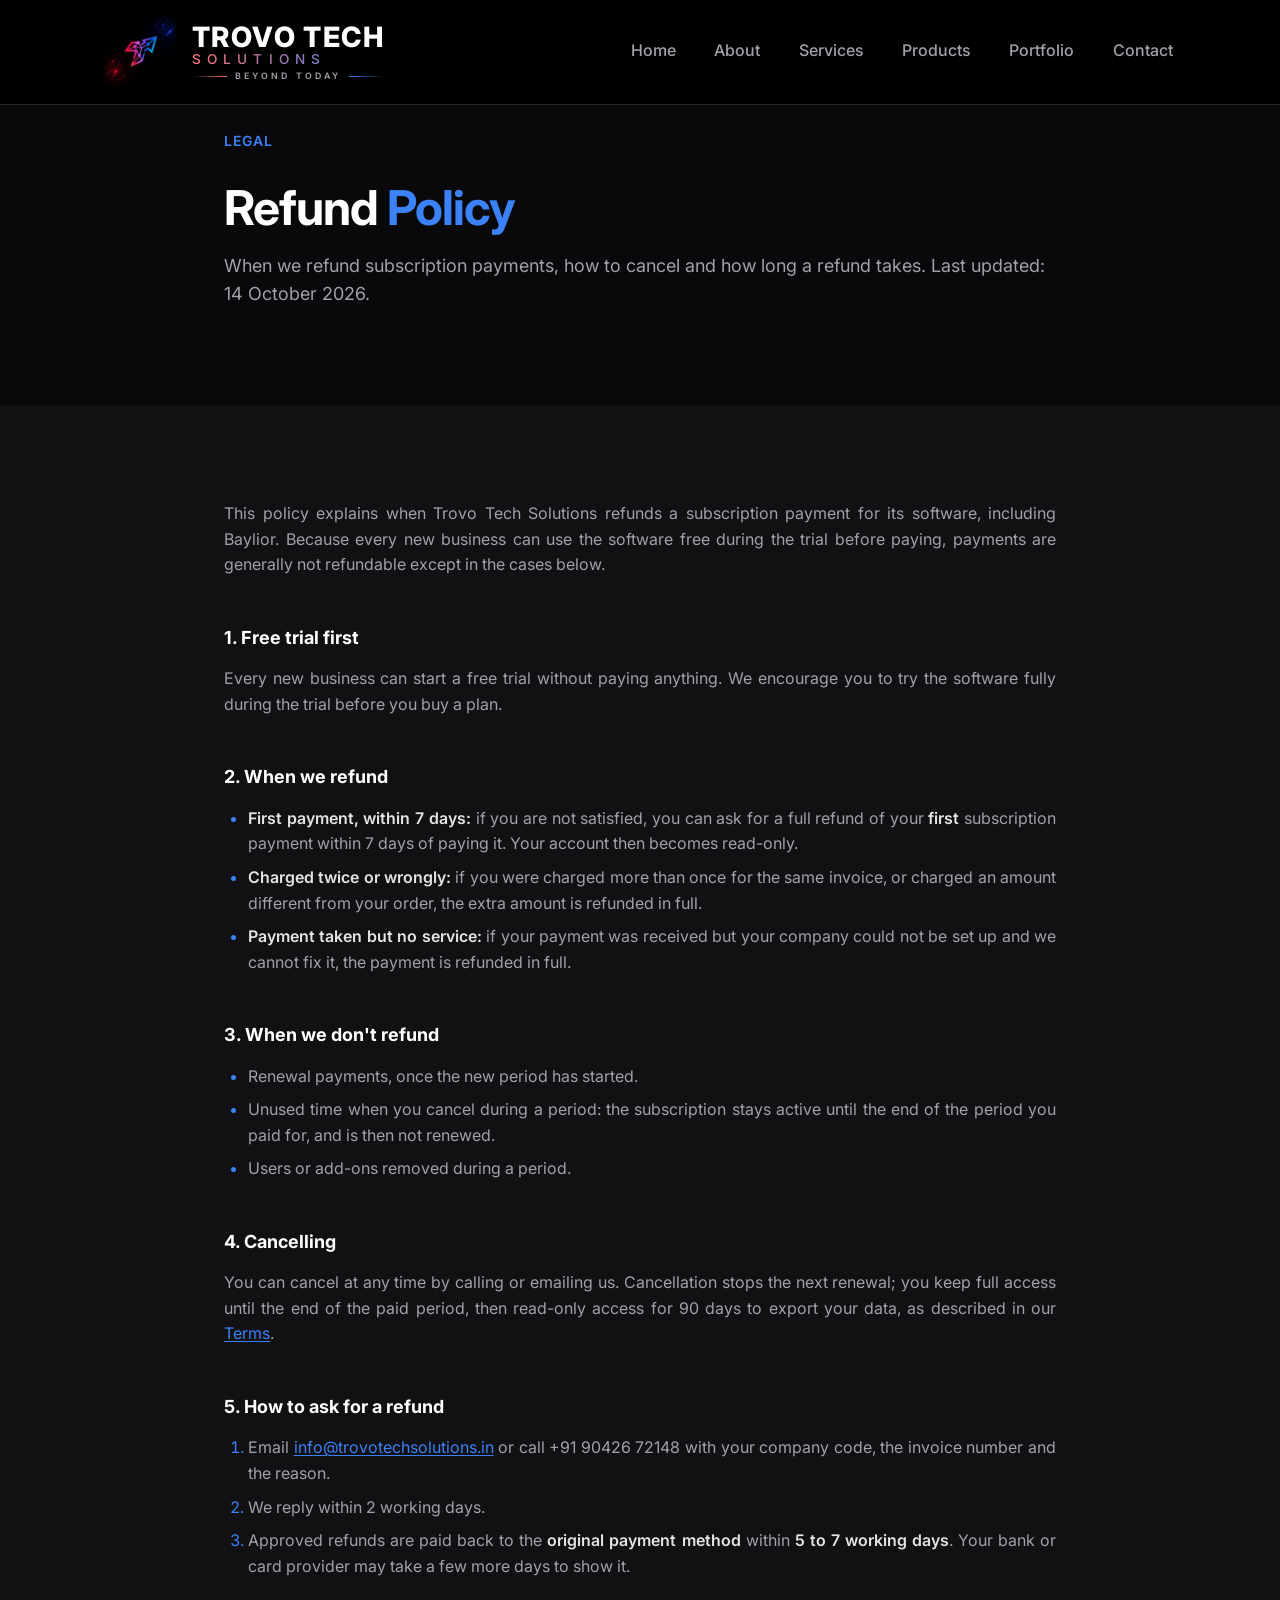
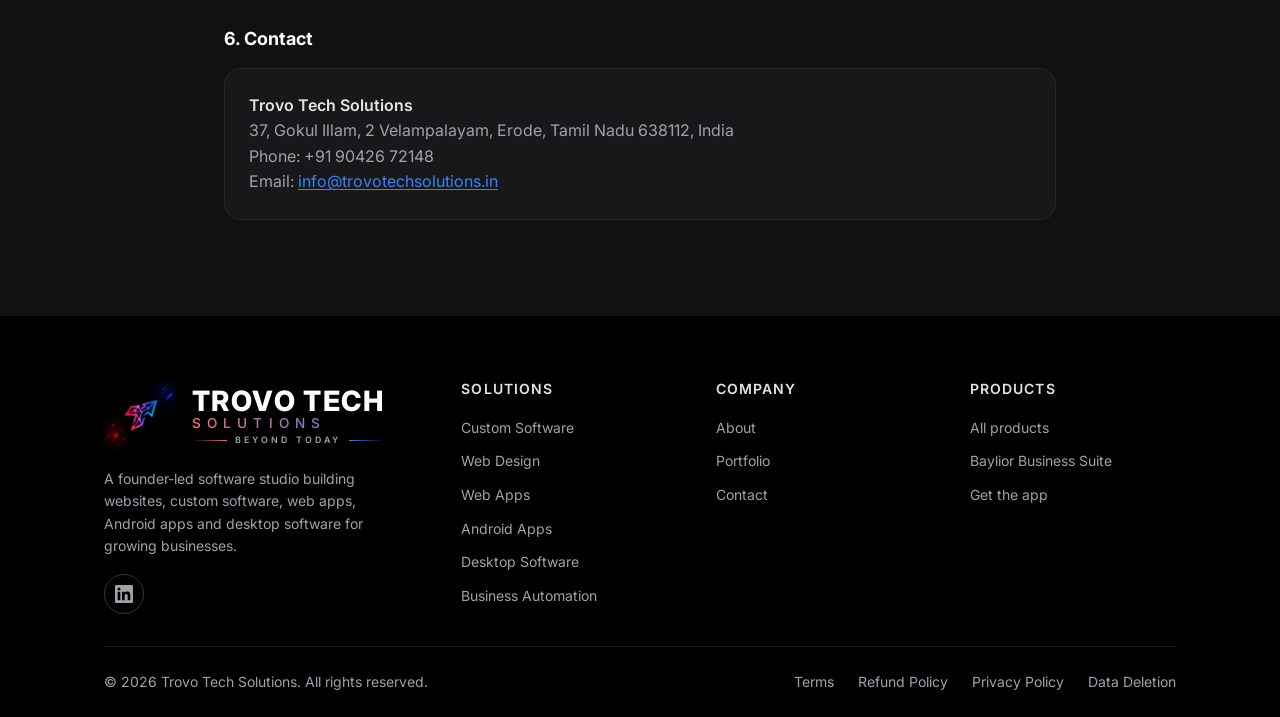
<file: refund-policy/index.html>
<!DOCTYPE html>
<html lang="en">
<head>
  <meta charset="UTF-8" />
  <meta name="viewport" content="width=device-width, initial-scale=1.0" />
  <title>Refund Policy | Trovo Tech Solutions</title>
  <meta name="description" content="When Trovo Tech Solutions refunds subscription payments, how to cancel, and how long refunds take." />
  <link rel="canonical" href="https://trovotechsolutions.in/refund-policy/" />
  <link rel="icon" type="image/svg+xml" href="/assets/favicon.svg" />
  <link rel="icon" type="image/png" sizes="32x32" href="/assets/favicon-32x32.png" />
  <meta name="robots" content="index, follow" />

  <!-- Fonts -->
  <link rel="preconnect" href="https://fonts.googleapis.com" />
  <link rel="preconnect" href="https://fonts.gstatic.com" crossorigin />
  <link href="https://fonts.googleapis.com/css2?family=Inter:wght@400;500;600;700;800&family=Material+Symbols+Outlined:opsz,wght,FILL,GRAD@24,400,0,0&display=swap" rel="stylesheet" />

  <!-- Styles (root-relative: this page lives in /refund-policy/) -->
  <link rel="stylesheet" href="/css/variables.css?v=10" />
  <link rel="stylesheet" href="/css/style.css?v=11" />
  <link rel="stylesheet" href="/css/responsive.css?v=11" />
  <style>
    /* Readable long-form text for legal pages, built on the site's design tokens. */
    .page-hero__inner { max-width: 960px; }
    .legal { color: var(--color-text); line-height: var(--lh-normal); }
    .legal > * + * { margin-top: var(--space-4); }
    .legal h2 { font-size: var(--fs-h4); margin-top: var(--space-7); color: var(--color-primary); letter-spacing: normal; }
    .legal h2:first-child { margin-top: 0; }
    .legal p, .legal li { color: var(--color-text-muted); text-align: justify; text-justify: inter-word; }
    .legal strong { color: var(--color-text); font-weight: var(--fw-semibold); }
    .legal ul, .legal ol { padding-left: var(--space-5); }
    .legal ul { list-style: disc; }
    .legal ol { list-style: decimal; }
    .legal li + li { margin-top: var(--space-2); }
    .legal li::marker { color: var(--color-secondary); }
    .legal a { color: var(--color-secondary); text-decoration: underline; text-underline-offset: 2px; }
    .legal a:hover { color: var(--color-secondary-600); }
    .legal .table-scroll { overflow-x: auto; border: 1px solid var(--color-border); border-radius: var(--radius-md); }
    .legal table { width: 100%; border-collapse: collapse; font-size: var(--fs-sm); }
    .legal th, .legal td { padding: var(--space-3) var(--space-4); text-align: left; vertical-align: top; border-bottom: 1px solid var(--color-border); }
    .legal tr:last-child td { border-bottom: 0; }
    .legal th { background: var(--color-surface); color: var(--color-primary); font-weight: var(--fw-semibold); }
    .legal td { color: var(--color-text-muted); }
    .legal .contact-card { background: var(--color-surface); border: 1px solid var(--color-border); border-radius: var(--radius-lg); padding: var(--space-5); }
  </style>
  <link rel="stylesheet" href="/css/products.css?v=2">
  <script src="/js/site-navigation.js?v=1" defer></script>
  <script src="/js/product-destinations.js?v=1" defer></script>
</head>
<body>
  <a href="#main" class="skip-link">Skip to content</a>

  <!-- ============ Navbar ============ -->
  <header class="navbar site-header">
    <div class="container navbar__inner">
      <a href="/index.html" class="brand-lockup">
        <img src="../assets/logo-navbar.webp" onerror="this.onerror=null;this.src='/assets/logo-navbar.webp';" alt="Trovo Tech Solutions" class="brand-lockup__icon" width="72" height="72" />
        <div class="brand-lockup__text">
          <span class="brand-lockup__title">Trovo Tech</span>
          <span class="brand-lockup__subtitle">Solutions</span>
          <span class="brand-lockup__tagline">Beyond Today</span>
        </div>
      </a>
      <nav class="nav-links" id="site-navigation" aria-label="Primary">
        <a href="/index.html">Home</a>
        <a href="/about.html">About</a>
        <a href="/services.html">Services</a>
        <a href="/products/">Products</a>
        <a href="/projects.html">Portfolio</a>
        <a href="/contact.html">Contact</a>
      </nav>
      <button class="nav-toggle" type="button" aria-label="Open menu" aria-expanded="false" aria-controls="site-navigation">
        <span class="material-symbols-outlined" aria-hidden="true">menu</span>
      </button>
    </div>
  </header>

  <main id="main">
    <!-- ============ Page hero ============ -->
    <section class="page-hero">
      <div class="container page-hero__inner">
        <span class="eyebrow">Legal</span>
        <h1>Refund <span>Policy</span></h1>
        <p class="lead">When we refund subscription payments, how to cancel and how long a refund takes. Last updated: 14 October 2026.</p>
      </div>
    </section>

    <!-- ============ Content ============ -->
    <section class="section section--tint">
      <div class="container page-hero__inner">
        <div class="legal">
          <p>This policy explains when Trovo Tech Solutions refunds a subscription payment for its software, including Baylior. Because every new business can use the software free during the trial before paying, payments are generally not refundable except in the cases below.</p>

          <h2>1. Free trial first</h2>
          <p>Every new business can start a free trial without paying anything. We encourage you to try the software fully during the trial before you buy a plan.</p>

          <h2>2. When we refund</h2>
          <ul>
          <li><strong>First payment, within 7 days:</strong> if you are not satisfied, you can ask for a full refund of your <strong>first</strong> subscription payment within 7 days of paying it. Your account then becomes read-only.</li>
          <li><strong>Charged twice or wrongly:</strong> if you were charged more than once for the same invoice, or charged an amount different from your order, the extra amount is refunded in full.</li>
          <li><strong>Payment taken but no service:</strong> if your payment was received but your company could not be set up and we cannot fix it, the payment is refunded in full.</li>
          </ul>

          <h2>3. When we don't refund</h2>
          <ul>
          <li>Renewal payments, once the new period has started.</li>
          <li>Unused time when you cancel during a period: the subscription stays active until the end of the period you paid for, and is then not renewed.</li>
          <li>Users or add-ons removed during a period.</li>
          </ul>

          <h2>4. Cancelling</h2>
          <p>You can cancel at any time by calling or emailing us. Cancellation stops the next renewal; you keep full access until the end of the paid period, then read-only access for 90 days to export your data, as described in our <a href="/terms/">Terms</a>.</p>

          <h2>5. How to ask for a refund</h2>
          <ol>
          <li>Email <a href="mailto:info@trovotechsolutions.in">info@trovotechsolutions.in</a> or call +91 90426 72148 with your company code, the invoice number and the reason.</li>
          <li>We reply within 2 working days.</li>
          <li>Approved refunds are paid back to the <strong>original payment method</strong> within <strong>5 to 7 working days</strong>. Your bank or card provider may take a few more days to show it.</li>
          </ol>

          <h2>6. Contact</h2>
          <div class="contact-card">
          <p><strong>Trovo Tech Solutions</strong><br />
          37, Gokul Illam, 2 Velampalayam, Erode, Tamil Nadu 638112, India<br />
          Phone: +91 90426 72148<br />
          Email: <a href="mailto:info@trovotechsolutions.in">info@trovotechsolutions.in</a></p>
          </div>
        </div>
      </div>
    </section>
  </main>

  <!-- ============ Footer ============ -->
  <footer class="footer">
    <div class="container">
      <div class="footer__grid">
        <div>
          <a href="/index.html" class="brand-lockup">
          <img loading="lazy" src="/assets/logo-navbar.webp" alt="Trovo Tech Solutions" class="brand-lockup__icon" width="72" height="72" />
          <div class="brand-lockup__text">
            <span class="brand-lockup__title">Trovo Tech</span>
            <span class="brand-lockup__subtitle">Solutions</span>
            <span class="brand-lockup__tagline">Beyond Today</span>
          </div>
        </a>
          <p class="footer__about">A founder-led software studio building websites, custom software, web apps, Android apps and desktop software for growing businesses.</p>
          <div class="socials">
            <a href="https://www.linkedin.com/company/trovotechsolutions/?viewAsMember=true" target="_blank" rel="noopener noreferrer" aria-label="LinkedIn"><svg viewBox="0 0 24 24"><path d="M20.447 20.452h-3.554v-5.569c0-1.328-.027-3.037-1.852-3.037-1.853 0-2.136 1.445-2.136 2.939v5.667H9.351V9h3.414v1.561h.046c.477-.9 1.637-1.85 3.37-1.85 3.601 0 4.267 2.37 4.267 5.455v6.286zM5.337 7.433a2.062 2.062 0 01-2.063-2.065 2.064 2.064 0 112.063 2.065zm1.782 13.019H3.555V9h3.564v11.452zM22.225 0H1.771C.792 0 0 .774 0 1.729v20.542C0 23.227.792 24 1.771 24h20.451C23.2 24 24 23.227 24 22.271V1.729C24 .774 23.2 0 22.222 0h.003z"/></svg></a>
          </div>
        </div>
        <div>
          <h2>Solutions</h2>
          <ul class="footer__links">
            <li><a href="/services.html#custom-software">Custom Software</a></li>
            <li><a href="/services.html#web-design">Web Design</a></li>
            <li><a href="/services.html#web-apps">Web Apps</a></li>
            <li><a href="/services.html#android">Android Apps</a></li>
            <li><a href="/services.html#desktop">Desktop Software</a></li>
            <li><a href="/services.html#automation">Business Automation</a></li>
          </ul>
        </div>
        <div>
          <h2>Company</h2>
          <ul class="footer__links">
            <li><a href="/about.html">About</a></li>
            <li><a href="/projects.html">Portfolio</a></li>
            <li><a href="/contact.html">Contact</a></li>
          </ul>
        </div>
      <div class="footer-products">
          <h2>Products</h2>
          <ul class="footer__links">
            <li><a href="/products/">All products</a></li>
            <li><a href="/products/baylior/">Baylior Business Suite</a></li>
            <li><a href="/products/baylior/#get-the-app">Get the app</a></li>
          </ul>
        </div>
</div>
      <div class="footer__bottom">
        <p>&copy; <span data-year>2026</span> Trovo Tech Solutions. All rights reserved.</p>
        <nav class="footer__legal" aria-label="Legal">
          <a href="/terms/">Terms</a>
          <a href="/refund-policy/">Refund Policy</a>
          <a href="/privacy-policy/">Privacy Policy</a>
          <a href="/data-deletion/">Data Deletion</a>
        </nav>
      </div>
    </div>
  </footer>

  <script src="/js/main.js?v=9"></script>
</body>
</html>
</file>
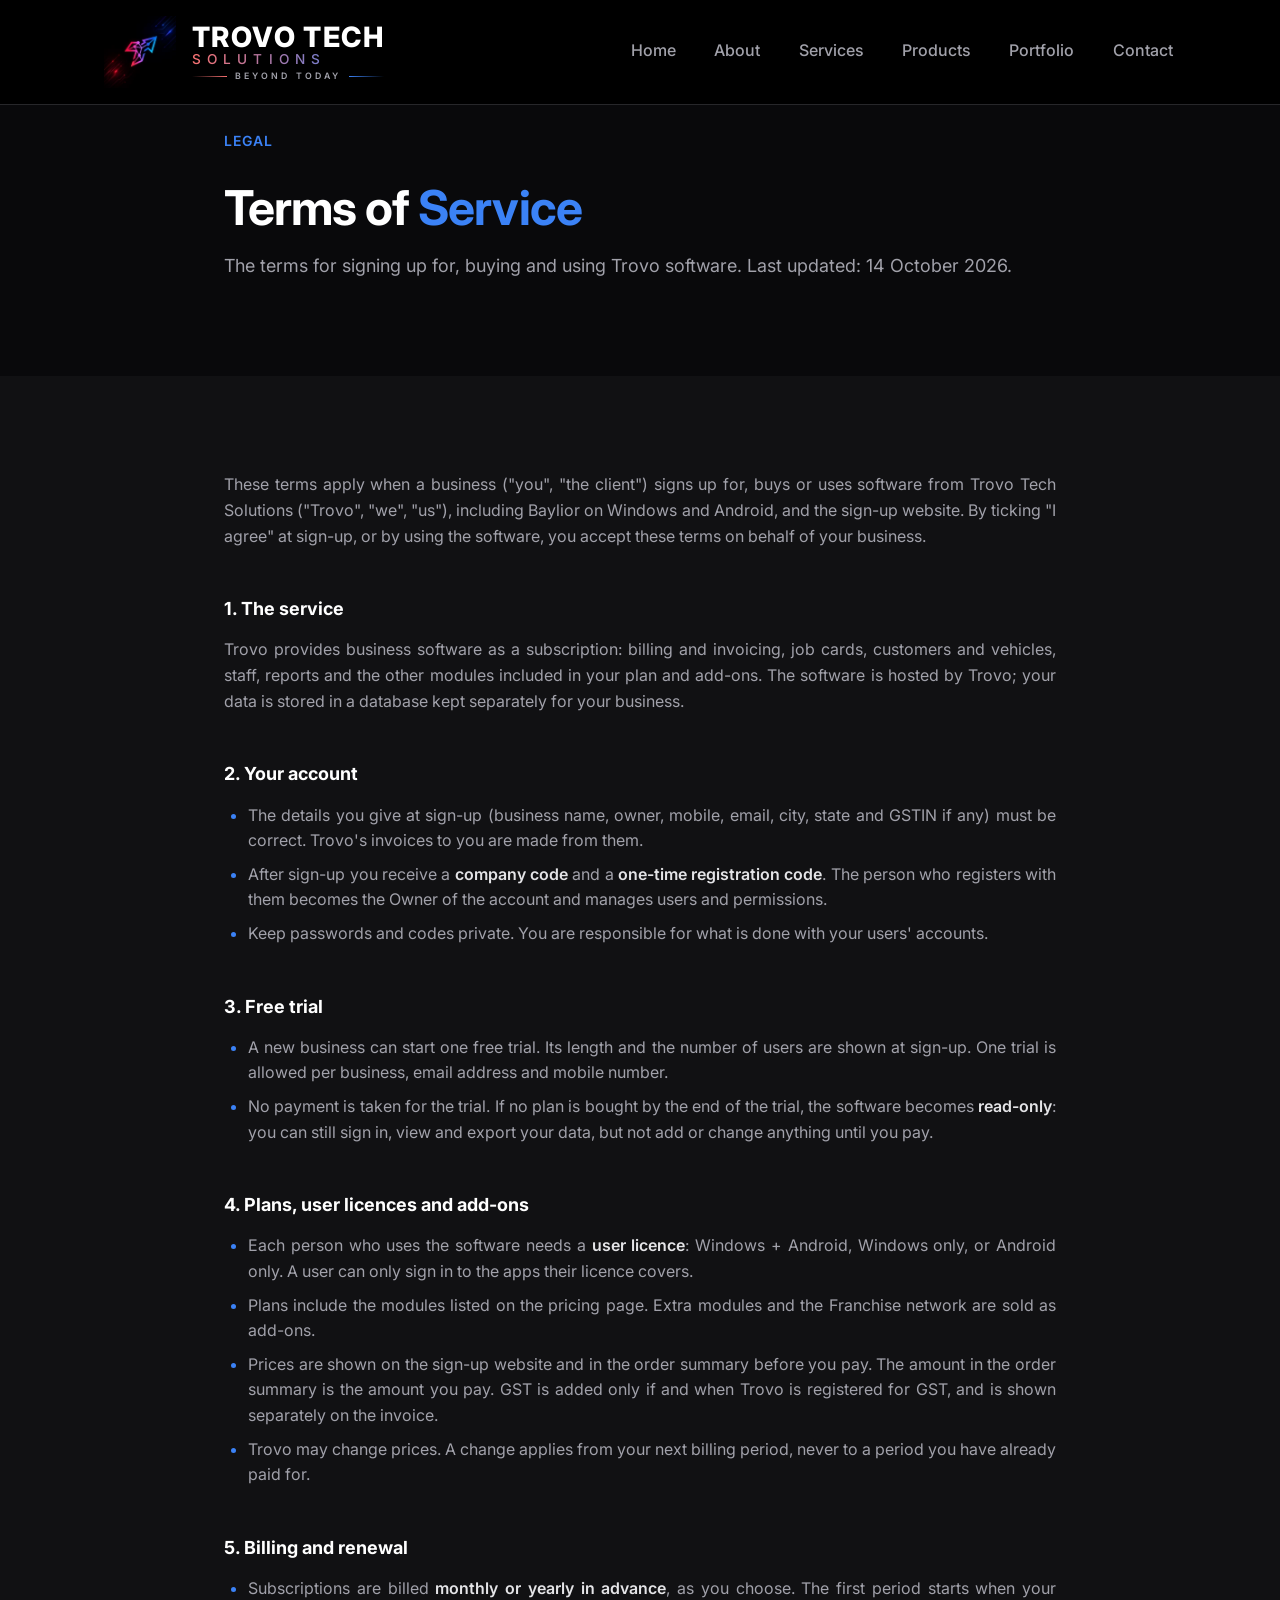
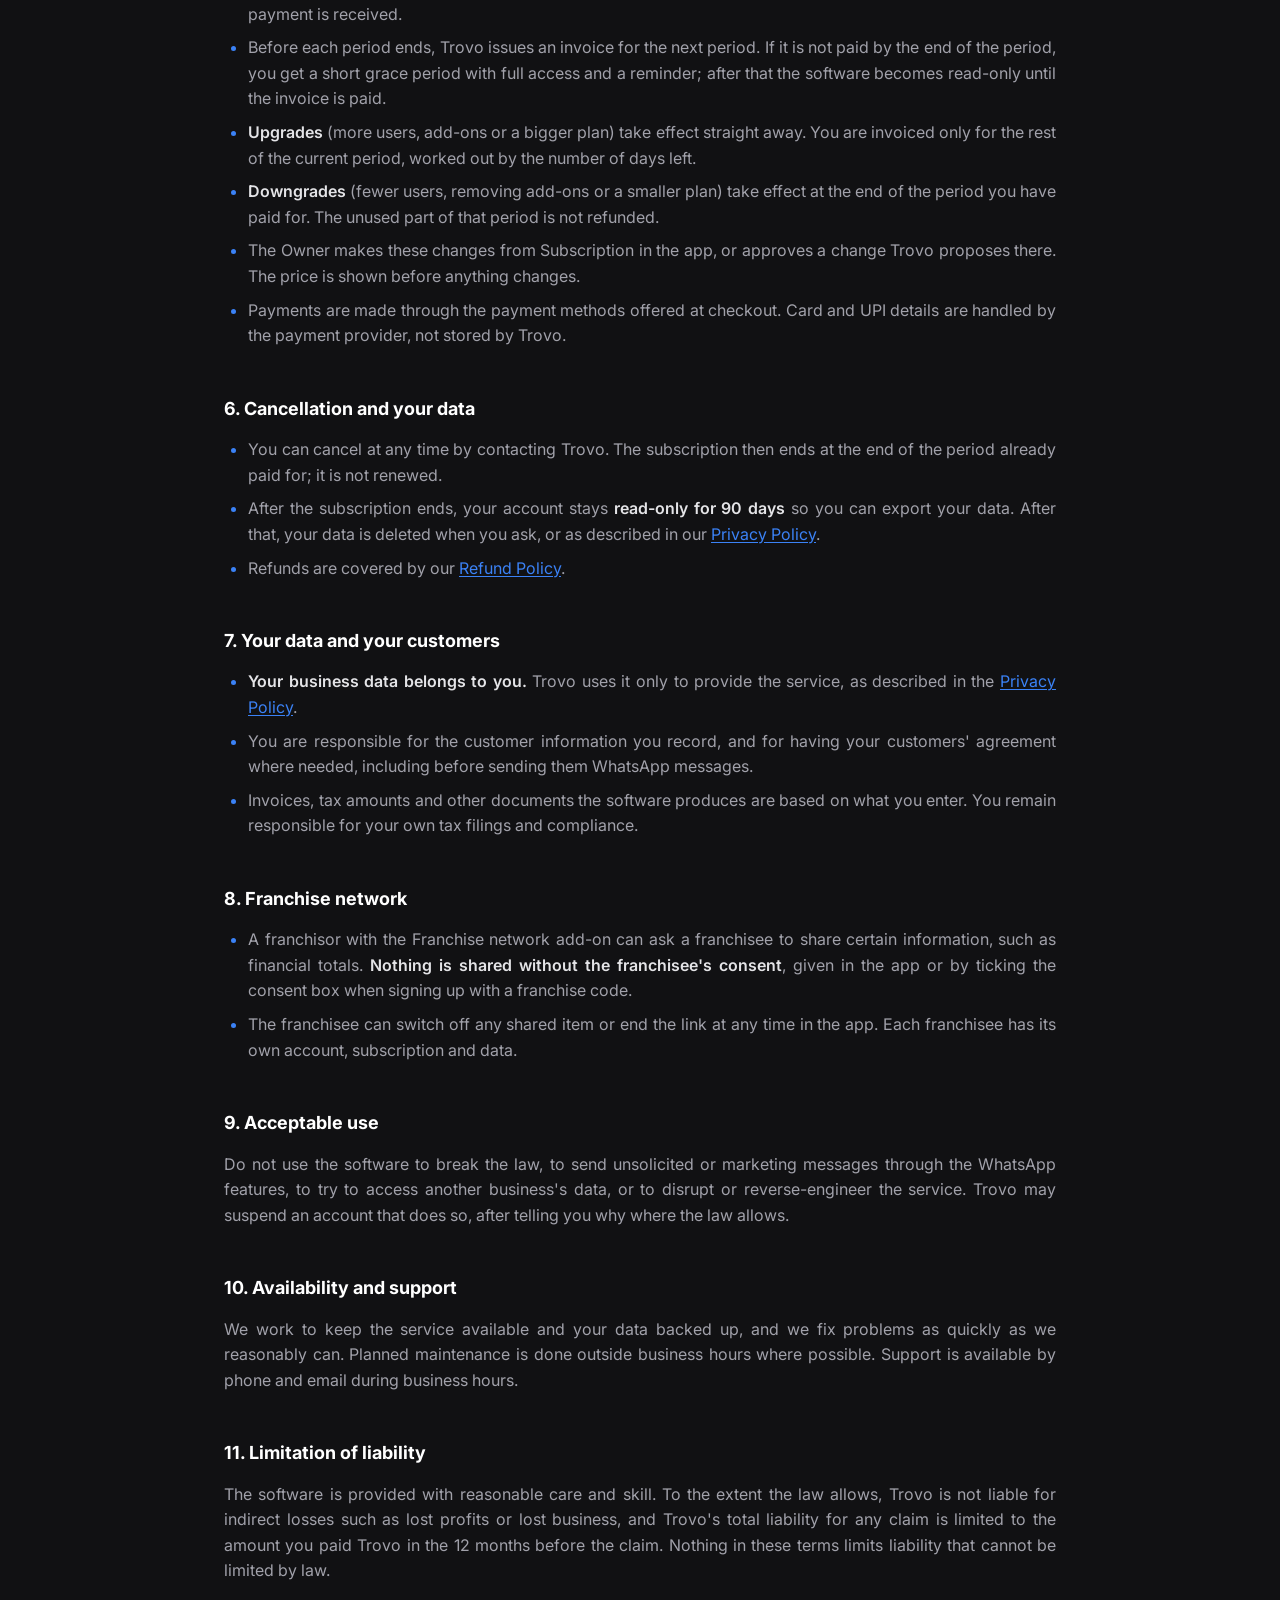
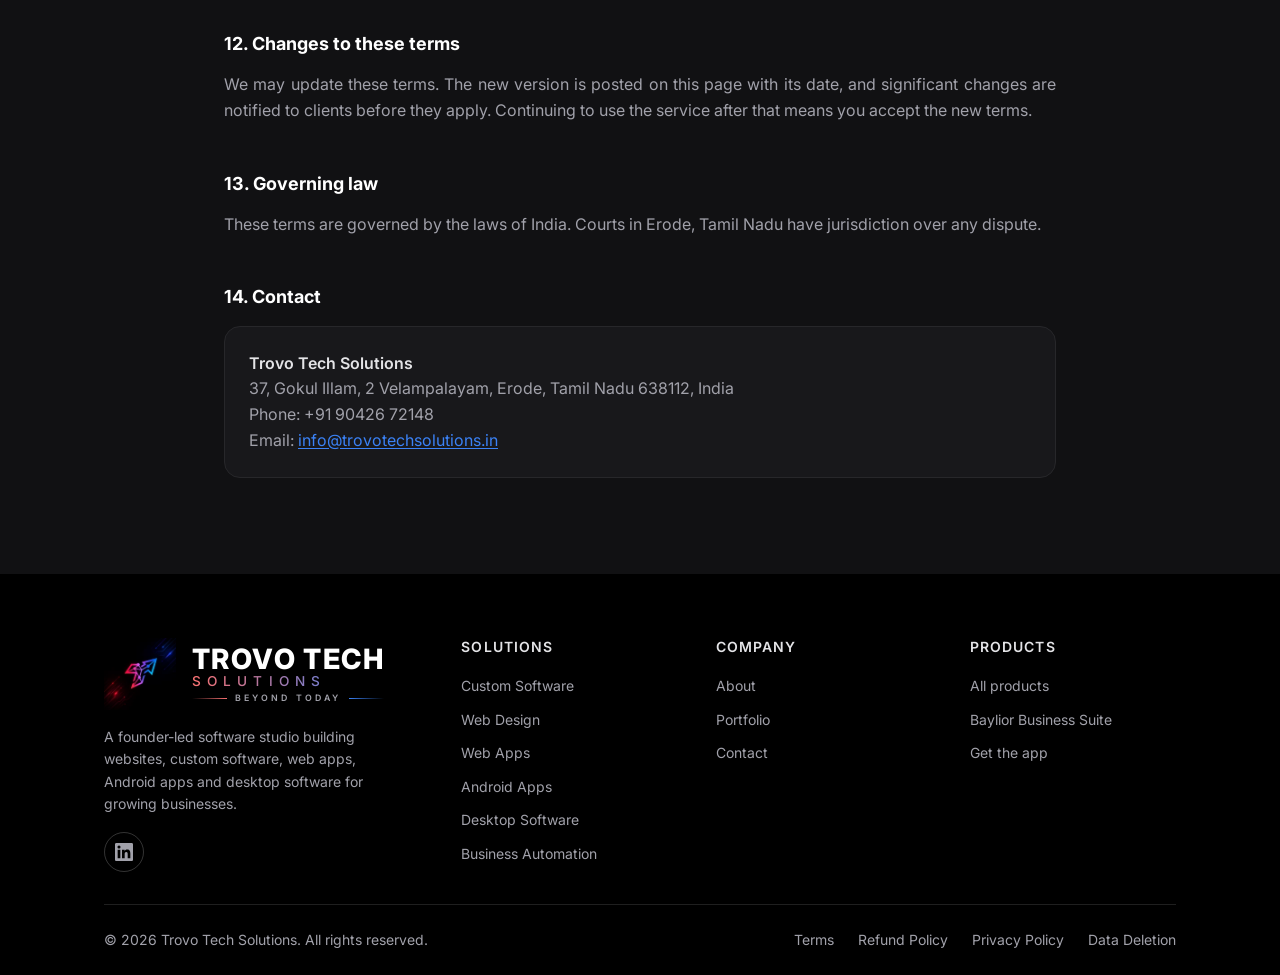
<file: terms/index.html>
<!DOCTYPE html>
<html lang="en">
<head>
  <meta charset="UTF-8" />
  <meta name="viewport" content="width=device-width, initial-scale=1.0" />
  <title>Terms of Service | Trovo Tech Solutions</title>
  <meta name="description" content="The terms for signing up for and using Trovo Tech Solutions software, including Baylior." />
  <link rel="canonical" href="https://trovotechsolutions.in/terms/" />
  <link rel="icon" type="image/svg+xml" href="/assets/favicon.svg" />
  <link rel="icon" type="image/png" sizes="32x32" href="/assets/favicon-32x32.png" />
  <meta name="robots" content="index, follow" />

  <!-- Fonts -->
  <link rel="preconnect" href="https://fonts.googleapis.com" />
  <link rel="preconnect" href="https://fonts.gstatic.com" crossorigin />
  <link href="https://fonts.googleapis.com/css2?family=Inter:wght@400;500;600;700;800&family=Material+Symbols+Outlined:opsz,wght,FILL,GRAD@24,400,0,0&display=swap" rel="stylesheet" />

  <!-- Styles (root-relative: this page lives in /terms/) -->
  <link rel="stylesheet" href="/css/variables.css?v=10" />
  <link rel="stylesheet" href="/css/style.css?v=11" />
  <link rel="stylesheet" href="/css/responsive.css?v=11" />
  <style>
    /* Readable long-form text for legal pages, built on the site's design tokens. */
    .page-hero__inner { max-width: 960px; }
    .legal { color: var(--color-text); line-height: var(--lh-normal); }
    .legal > * + * { margin-top: var(--space-4); }
    .legal h2 { font-size: var(--fs-h4); margin-top: var(--space-7); color: var(--color-primary); letter-spacing: normal; }
    .legal h2:first-child { margin-top: 0; }
    .legal p, .legal li { color: var(--color-text-muted); text-align: justify; text-justify: inter-word; }
    .legal strong { color: var(--color-text); font-weight: var(--fw-semibold); }
    .legal ul, .legal ol { padding-left: var(--space-5); }
    .legal ul { list-style: disc; }
    .legal ol { list-style: decimal; }
    .legal li + li { margin-top: var(--space-2); }
    .legal li::marker { color: var(--color-secondary); }
    .legal a { color: var(--color-secondary); text-decoration: underline; text-underline-offset: 2px; }
    .legal a:hover { color: var(--color-secondary-600); }
    .legal .table-scroll { overflow-x: auto; border: 1px solid var(--color-border); border-radius: var(--radius-md); }
    .legal table { width: 100%; border-collapse: collapse; font-size: var(--fs-sm); }
    .legal th, .legal td { padding: var(--space-3) var(--space-4); text-align: left; vertical-align: top; border-bottom: 1px solid var(--color-border); }
    .legal tr:last-child td { border-bottom: 0; }
    .legal th { background: var(--color-surface); color: var(--color-primary); font-weight: var(--fw-semibold); }
    .legal td { color: var(--color-text-muted); }
    .legal .contact-card { background: var(--color-surface); border: 1px solid var(--color-border); border-radius: var(--radius-lg); padding: var(--space-5); }
  </style>
  <link rel="stylesheet" href="/css/products.css?v=2">
  <script src="/js/site-navigation.js?v=1" defer></script>
  <script src="/js/product-destinations.js?v=1" defer></script>
</head>
<body>
  <a href="#main" class="skip-link">Skip to content</a>

  <!-- ============ Navbar ============ -->
  <header class="navbar site-header">
    <div class="container navbar__inner">
      <a href="/index.html" class="brand-lockup">
        <img src="../assets/logo-navbar.webp" onerror="this.onerror=null;this.src='/assets/logo-navbar.webp';" alt="Trovo Tech Solutions" class="brand-lockup__icon" width="72" height="72" />
        <div class="brand-lockup__text">
          <span class="brand-lockup__title">Trovo Tech</span>
          <span class="brand-lockup__subtitle">Solutions</span>
          <span class="brand-lockup__tagline">Beyond Today</span>
        </div>
      </a>
      <nav class="nav-links" id="site-navigation" aria-label="Primary">
        <a href="/index.html">Home</a>
        <a href="/about.html">About</a>
        <a href="/services.html">Services</a>
        <a href="/products/">Products</a>
        <a href="/projects.html">Portfolio</a>
        <a href="/contact.html">Contact</a>
      </nav>
      <button class="nav-toggle" type="button" aria-label="Open menu" aria-expanded="false" aria-controls="site-navigation">
        <span class="material-symbols-outlined" aria-hidden="true">menu</span>
      </button>
    </div>
  </header>

  <main id="main">
    <!-- ============ Page hero ============ -->
    <section class="page-hero">
      <div class="container page-hero__inner">
        <span class="eyebrow">Legal</span>
        <h1>Terms of <span>Service</span></h1>
        <p class="lead">The terms for signing up for, buying and using Trovo software. Last updated: 14 October 2026.</p>
      </div>
    </section>

    <!-- ============ Content ============ -->
    <section class="section section--tint">
      <div class="container page-hero__inner">
        <div class="legal">
          <p>These terms apply when a business ("you", "the client") signs up for, buys or uses software from Trovo Tech Solutions ("Trovo", "we", "us"), including Baylior on Windows and Android, and the sign-up website. By ticking "I agree" at sign-up, or by using the software, you accept these terms on behalf of your business.</p>

          <h2>1. The service</h2>
          <p>Trovo provides business software as a subscription: billing and invoicing, job cards, customers and vehicles, staff, reports and the other modules included in your plan and add-ons. The software is hosted by Trovo; your data is stored in a database kept separately for your business.</p>

          <h2>2. Your account</h2>
          <ul>
          <li>The details you give at sign-up (business name, owner, mobile, email, city, state and GSTIN if any) must be correct. Trovo's invoices to you are made from them.</li>
          <li>After sign-up you receive a <strong>company code</strong> and a <strong>one-time registration code</strong>. The person who registers with them becomes the Owner of the account and manages users and permissions.</li>
          <li>Keep passwords and codes private. You are responsible for what is done with your users' accounts.</li>
          </ul>

          <h2>3. Free trial</h2>
          <ul>
          <li>A new business can start one free trial. Its length and the number of users are shown at sign-up. One trial is allowed per business, email address and mobile number.</li>
          <li>No payment is taken for the trial. If no plan is bought by the end of the trial, the software becomes <strong>read-only</strong>: you can still sign in, view and export your data, but not add or change anything until you pay.</li>
          </ul>

          <h2>4. Plans, user licences and add-ons</h2>
          <ul>
          <li>Each person who uses the software needs a <strong>user licence</strong>: Windows + Android, Windows only, or Android only. A user can only sign in to the apps their licence covers.</li>
          <li>Plans include the modules listed on the pricing page. Extra modules and the Franchise network are sold as add-ons.</li>
          <li>Prices are shown on the sign-up website and in the order summary before you pay. The amount in the order summary is the amount you pay. GST is added only if and when Trovo is registered for GST, and is shown separately on the invoice.</li>
          <li>Trovo may change prices. A change applies from your next billing period, never to a period you have already paid for.</li>
          </ul>

          <h2>5. Billing and renewal</h2>
          <ul>
          <li>Subscriptions are billed <strong>monthly or yearly in advance</strong>, as you choose. The first period starts when your payment is received.</li>
          <li>Before each period ends, Trovo issues an invoice for the next period. If it is not paid by the end of the period, you get a short grace period with full access and a reminder; after that the software becomes read-only until the invoice is paid.</li>
          <li><strong>Upgrades</strong> (more users, add-ons or a bigger plan) take effect straight away. You are invoiced only for the rest of the current period, worked out by the number of days left.</li>
          <li><strong>Downgrades</strong> (fewer users, removing add-ons or a smaller plan) take effect at the end of the period you have paid for. The unused part of that period is not refunded.</li>
          <li>The Owner makes these changes from Subscription in the app, or approves a change Trovo proposes there. The price is shown before anything changes.</li>
          <li>Payments are made through the payment methods offered at checkout. Card and UPI details are handled by the payment provider, not stored by Trovo.</li>
          </ul>

          <h2>6. Cancellation and your data</h2>
          <ul>
          <li>You can cancel at any time by contacting Trovo. The subscription then ends at the end of the period already paid for; it is not renewed.</li>
          <li>After the subscription ends, your account stays <strong>read-only for 90 days</strong> so you can export your data. After that, your data is deleted when you ask, or as described in our <a href="/privacy-policy/">Privacy Policy</a>.</li>
          <li>Refunds are covered by our <a href="/refund-policy/">Refund Policy</a>.</li>
          </ul>

          <h2>7. Your data and your customers</h2>
          <ul>
          <li><strong>Your business data belongs to you.</strong> Trovo uses it only to provide the service, as described in the <a href="/privacy-policy/">Privacy Policy</a>.</li>
          <li>You are responsible for the customer information you record, and for having your customers' agreement where needed, including before sending them WhatsApp messages.</li>
          <li>Invoices, tax amounts and other documents the software produces are based on what you enter. You remain responsible for your own tax filings and compliance.</li>
          </ul>

          <h2>8. Franchise network</h2>
          <ul>
          <li>A franchisor with the Franchise network add-on can ask a franchisee to share certain information, such as financial totals. <strong>Nothing is shared without the franchisee's consent</strong>, given in the app or by ticking the consent box when signing up with a franchise code.</li>
          <li>The franchisee can switch off any shared item or end the link at any time in the app. Each franchisee has its own account, subscription and data.</li>
          </ul>

          <h2>9. Acceptable use</h2>
          <p>Do not use the software to break the law, to send unsolicited or marketing messages through the WhatsApp features, to try to access another business's data, or to disrupt or reverse-engineer the service. Trovo may suspend an account that does so, after telling you why where the law allows.</p>

          <h2>10. Availability and support</h2>
          <p>We work to keep the service available and your data backed up, and we fix problems as quickly as we reasonably can. Planned maintenance is done outside business hours where possible. Support is available by phone and email during business hours.</p>

          <h2>11. Limitation of liability</h2>
          <p>The software is provided with reasonable care and skill. To the extent the law allows, Trovo is not liable for indirect losses such as lost profits or lost business, and Trovo's total liability for any claim is limited to the amount you paid Trovo in the 12 months before the claim. Nothing in these terms limits liability that cannot be limited by law.</p>

          <h2>12. Changes to these terms</h2>
          <p>We may update these terms. The new version is posted on this page with its date, and significant changes are notified to clients before they apply. Continuing to use the service after that means you accept the new terms.</p>

          <h2>13. Governing law</h2>
          <p>These terms are governed by the laws of India. Courts in Erode, Tamil Nadu have jurisdiction over any dispute.</p>

          <h2>14. Contact</h2>
          <div class="contact-card">
          <p><strong>Trovo Tech Solutions</strong><br />
          37, Gokul Illam, 2 Velampalayam, Erode, Tamil Nadu 638112, India<br />
          Phone: +91 90426 72148<br />
          Email: <a href="mailto:info@trovotechsolutions.in">info@trovotechsolutions.in</a></p>
          </div>
        </div>
      </div>
    </section>
  </main>

  <!-- ============ Footer ============ -->
  <footer class="footer">
    <div class="container">
      <div class="footer__grid">
        <div>
          <a href="/index.html" class="brand-lockup">
          <img loading="lazy" src="/assets/logo-navbar.webp" alt="Trovo Tech Solutions" class="brand-lockup__icon" width="72" height="72" />
          <div class="brand-lockup__text">
            <span class="brand-lockup__title">Trovo Tech</span>
            <span class="brand-lockup__subtitle">Solutions</span>
            <span class="brand-lockup__tagline">Beyond Today</span>
          </div>
        </a>
          <p class="footer__about">A founder-led software studio building websites, custom software, web apps, Android apps and desktop software for growing businesses.</p>
          <div class="socials">
            <a href="https://www.linkedin.com/company/trovotechsolutions/?viewAsMember=true" target="_blank" rel="noopener noreferrer" aria-label="LinkedIn"><svg viewBox="0 0 24 24"><path d="M20.447 20.452h-3.554v-5.569c0-1.328-.027-3.037-1.852-3.037-1.853 0-2.136 1.445-2.136 2.939v5.667H9.351V9h3.414v1.561h.046c.477-.9 1.637-1.85 3.37-1.85 3.601 0 4.267 2.37 4.267 5.455v6.286zM5.337 7.433a2.062 2.062 0 01-2.063-2.065 2.064 2.064 0 112.063 2.065zm1.782 13.019H3.555V9h3.564v11.452zM22.225 0H1.771C.792 0 0 .774 0 1.729v20.542C0 23.227.792 24 1.771 24h20.451C23.2 24 24 23.227 24 22.271V1.729C24 .774 23.2 0 22.222 0h.003z"/></svg></a>
          </div>
        </div>
        <div>
          <h2>Solutions</h2>
          <ul class="footer__links">
            <li><a href="/services.html#custom-software">Custom Software</a></li>
            <li><a href="/services.html#web-design">Web Design</a></li>
            <li><a href="/services.html#web-apps">Web Apps</a></li>
            <li><a href="/services.html#android">Android Apps</a></li>
            <li><a href="/services.html#desktop">Desktop Software</a></li>
            <li><a href="/services.html#automation">Business Automation</a></li>
          </ul>
        </div>
        <div>
          <h2>Company</h2>
          <ul class="footer__links">
            <li><a href="/about.html">About</a></li>
            <li><a href="/projects.html">Portfolio</a></li>
            <li><a href="/contact.html">Contact</a></li>
          </ul>
        </div>
      <div class="footer-products">
          <h2>Products</h2>
          <ul class="footer__links">
            <li><a href="/products/">All products</a></li>
            <li><a href="/products/baylior/">Baylior Business Suite</a></li>
            <li><a href="/products/baylior/#get-the-app">Get the app</a></li>
          </ul>
        </div>
</div>
      <div class="footer__bottom">
        <p>&copy; <span data-year>2026</span> Trovo Tech Solutions. All rights reserved.</p>
        <nav class="footer__legal" aria-label="Legal">
          <a href="/terms/">Terms</a>
          <a href="/refund-policy/">Refund Policy</a>
          <a href="/privacy-policy/">Privacy Policy</a>
          <a href="/data-deletion/">Data Deletion</a>
        </nav>
      </div>
    </div>
  </footer>

  <script src="/js/main.js?v=9"></script>
</body>
</html>
</file>
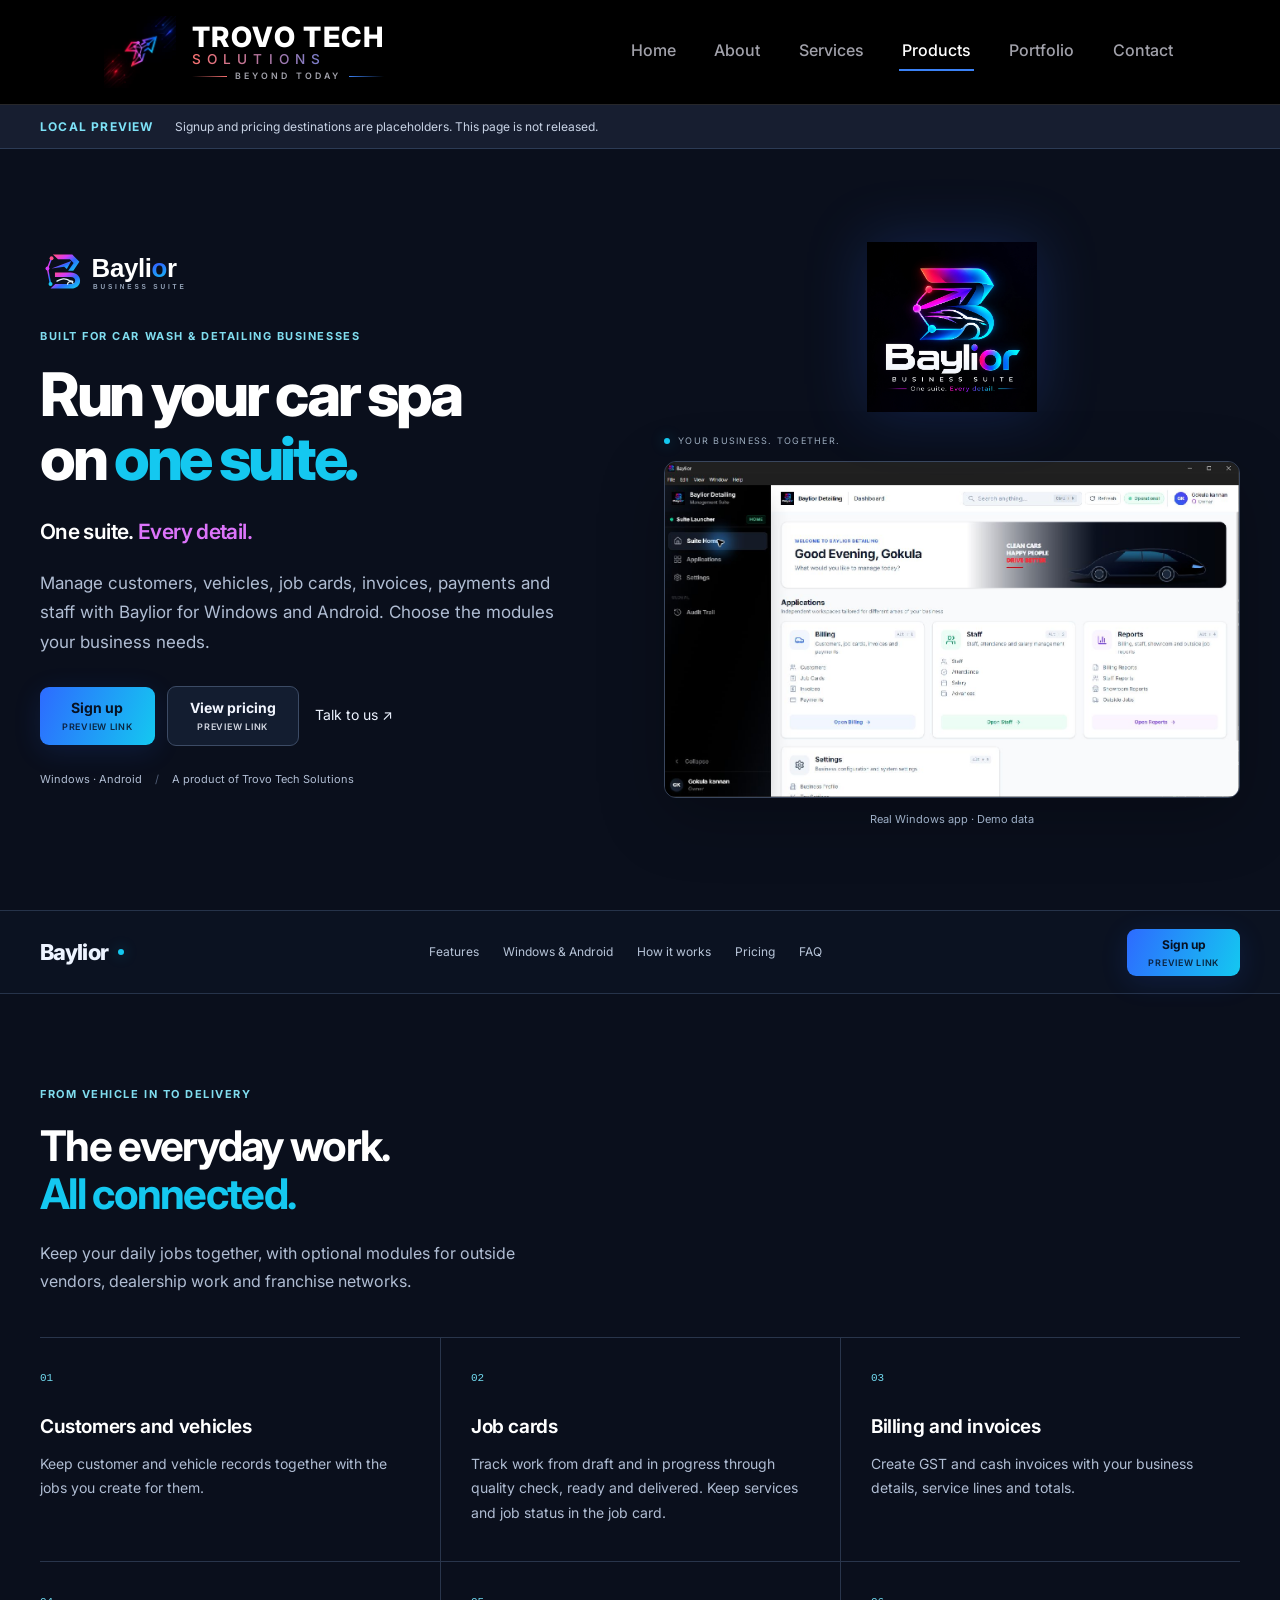
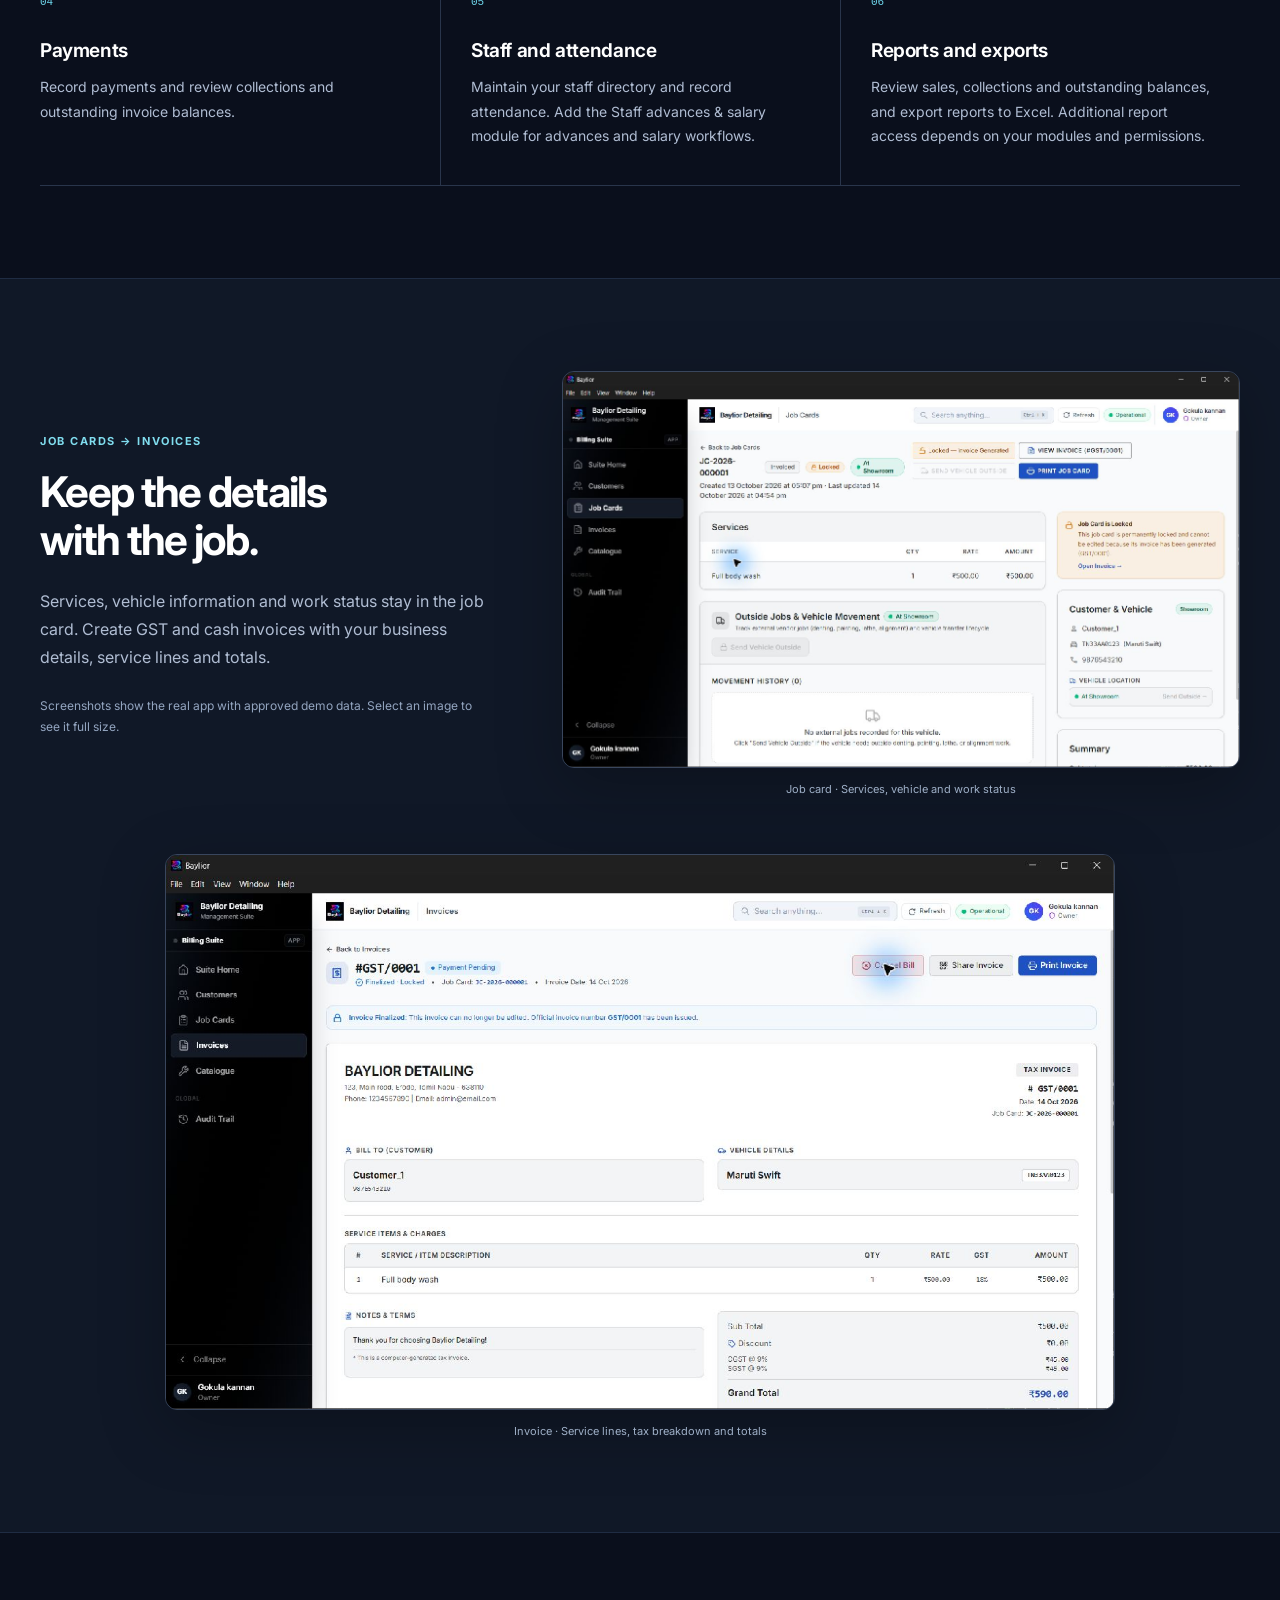
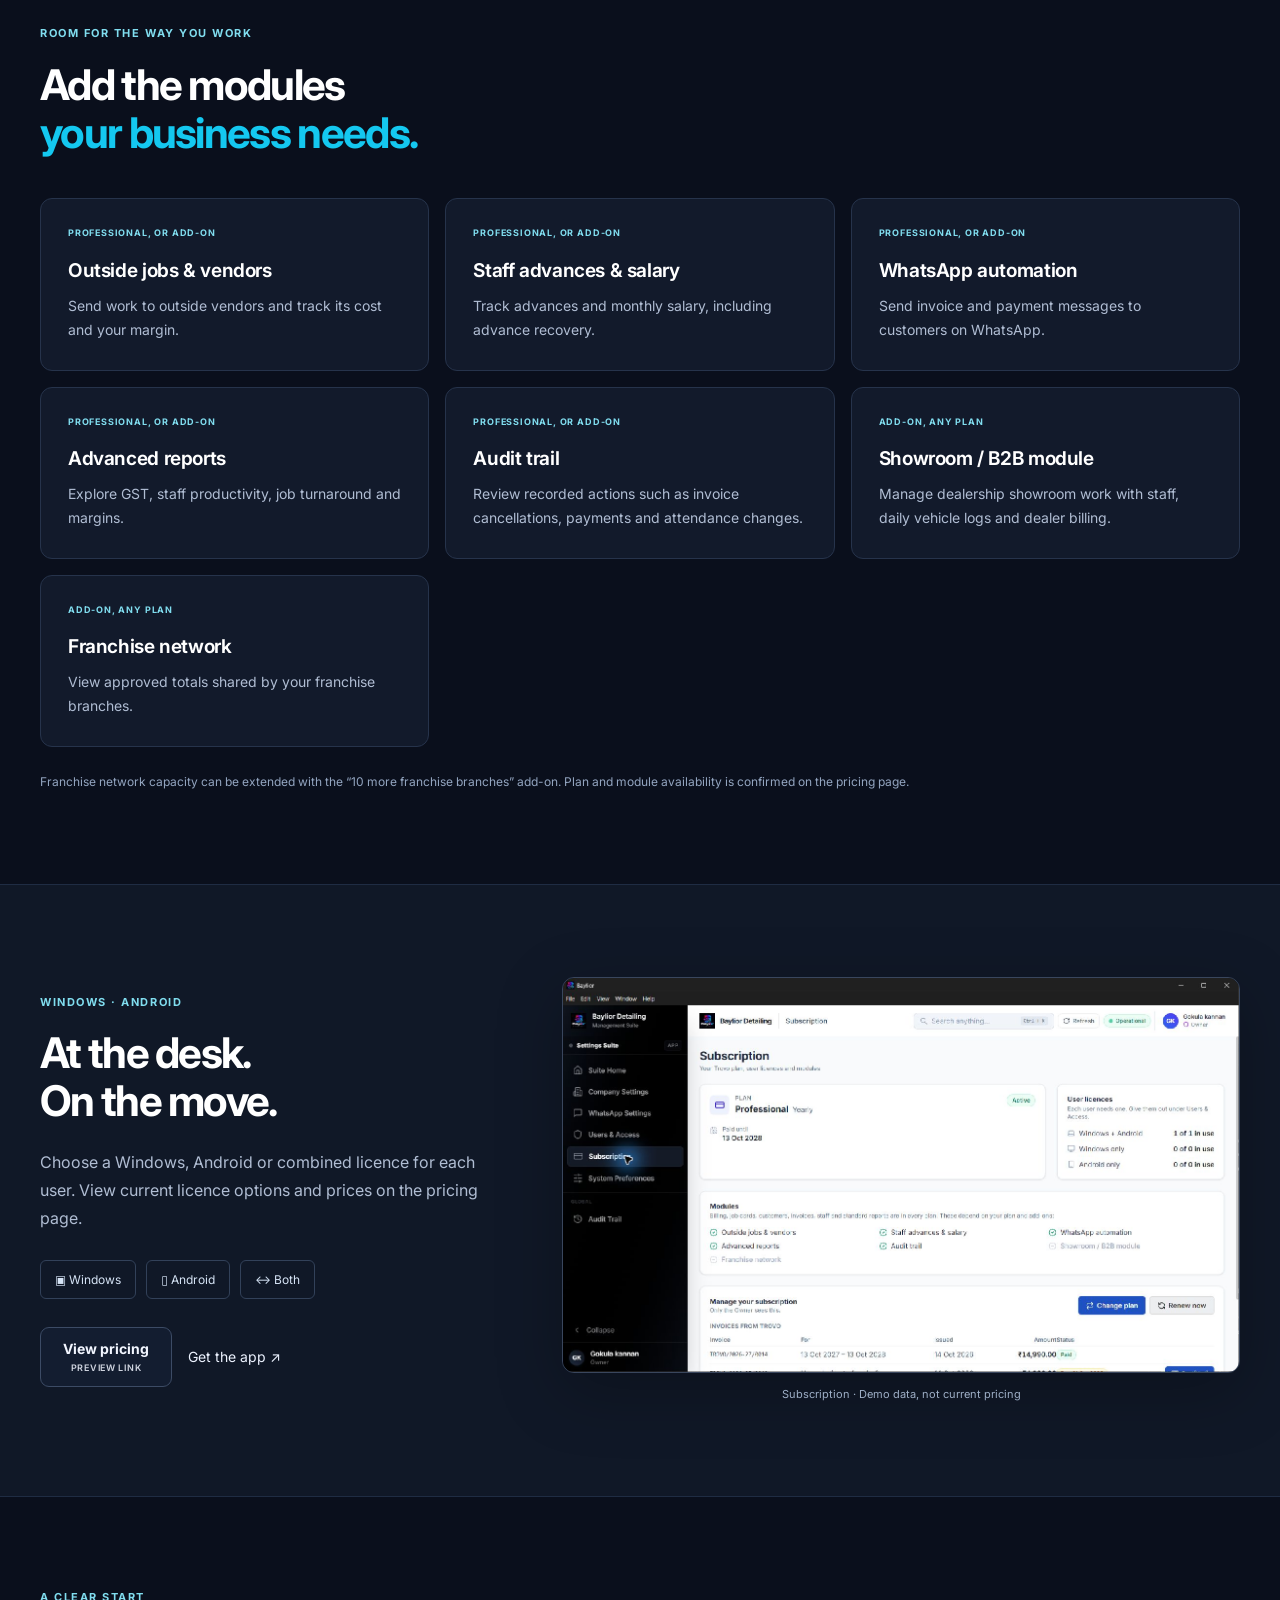
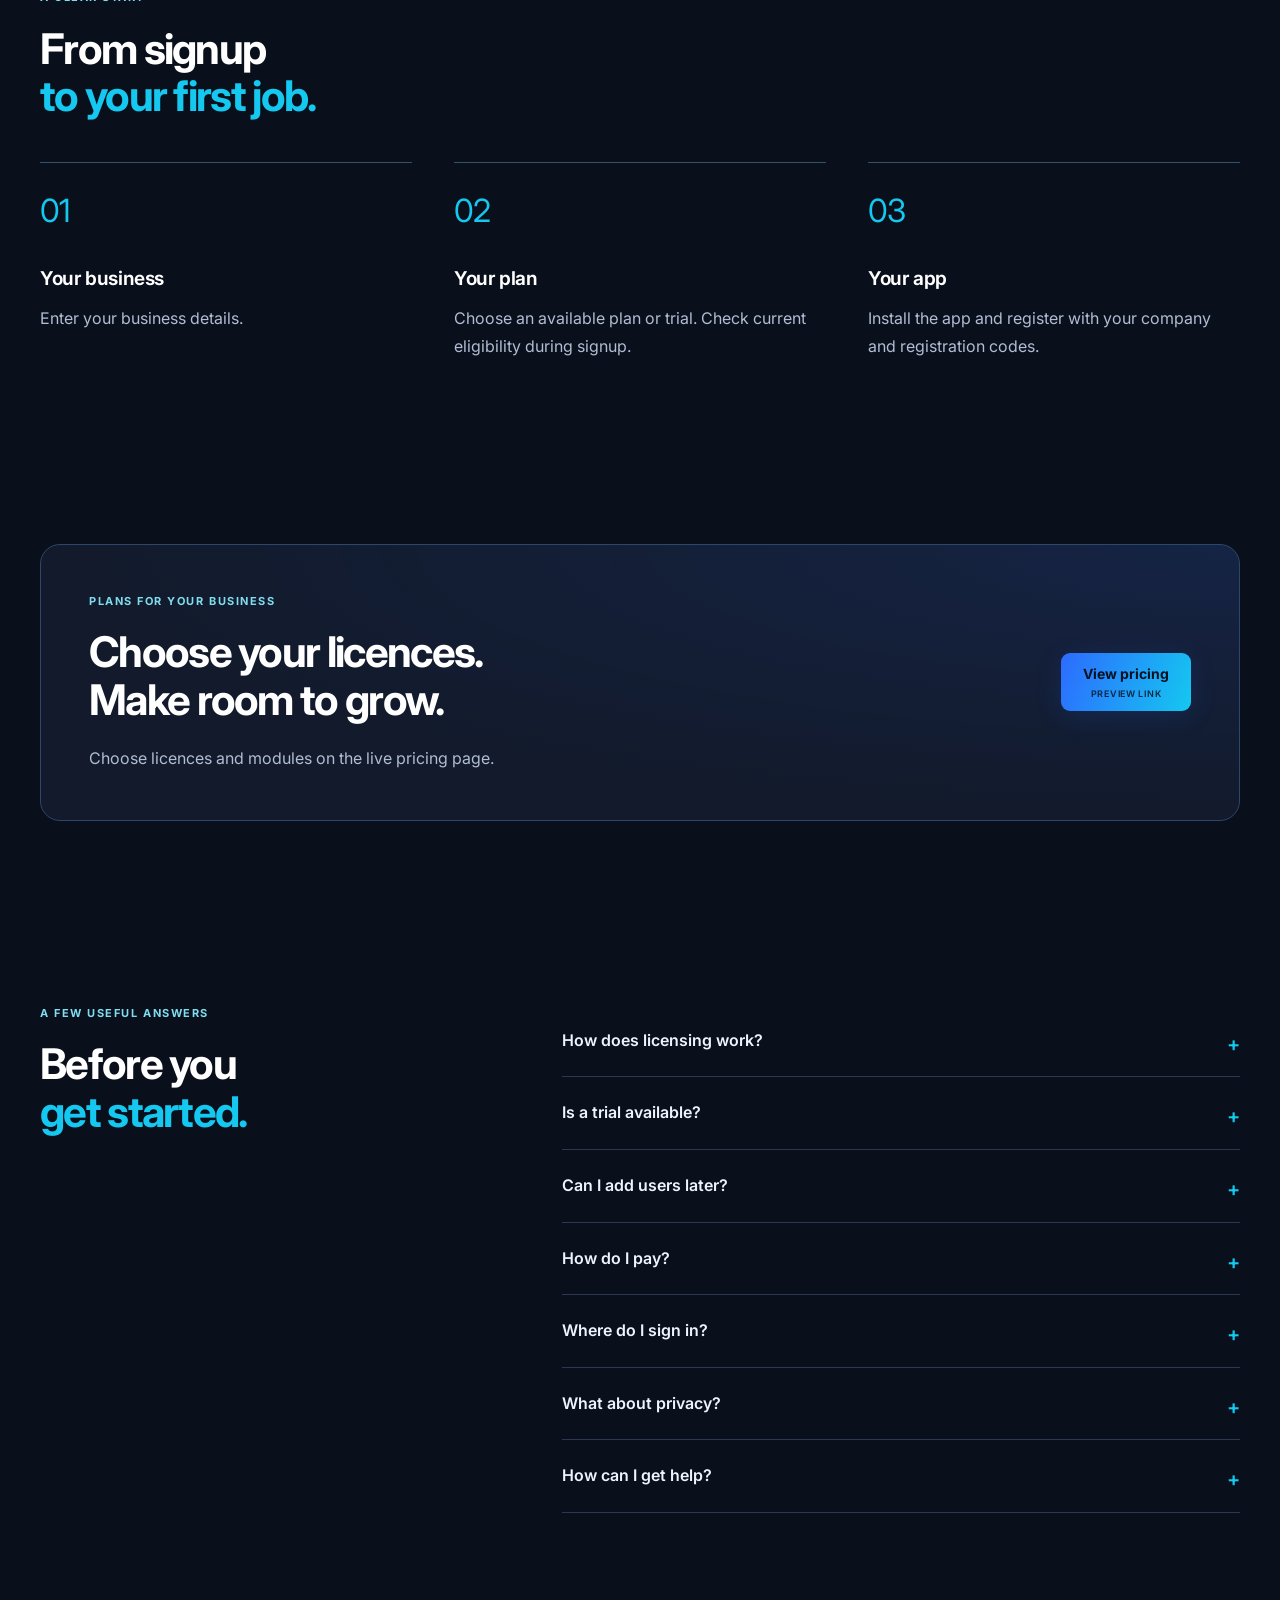
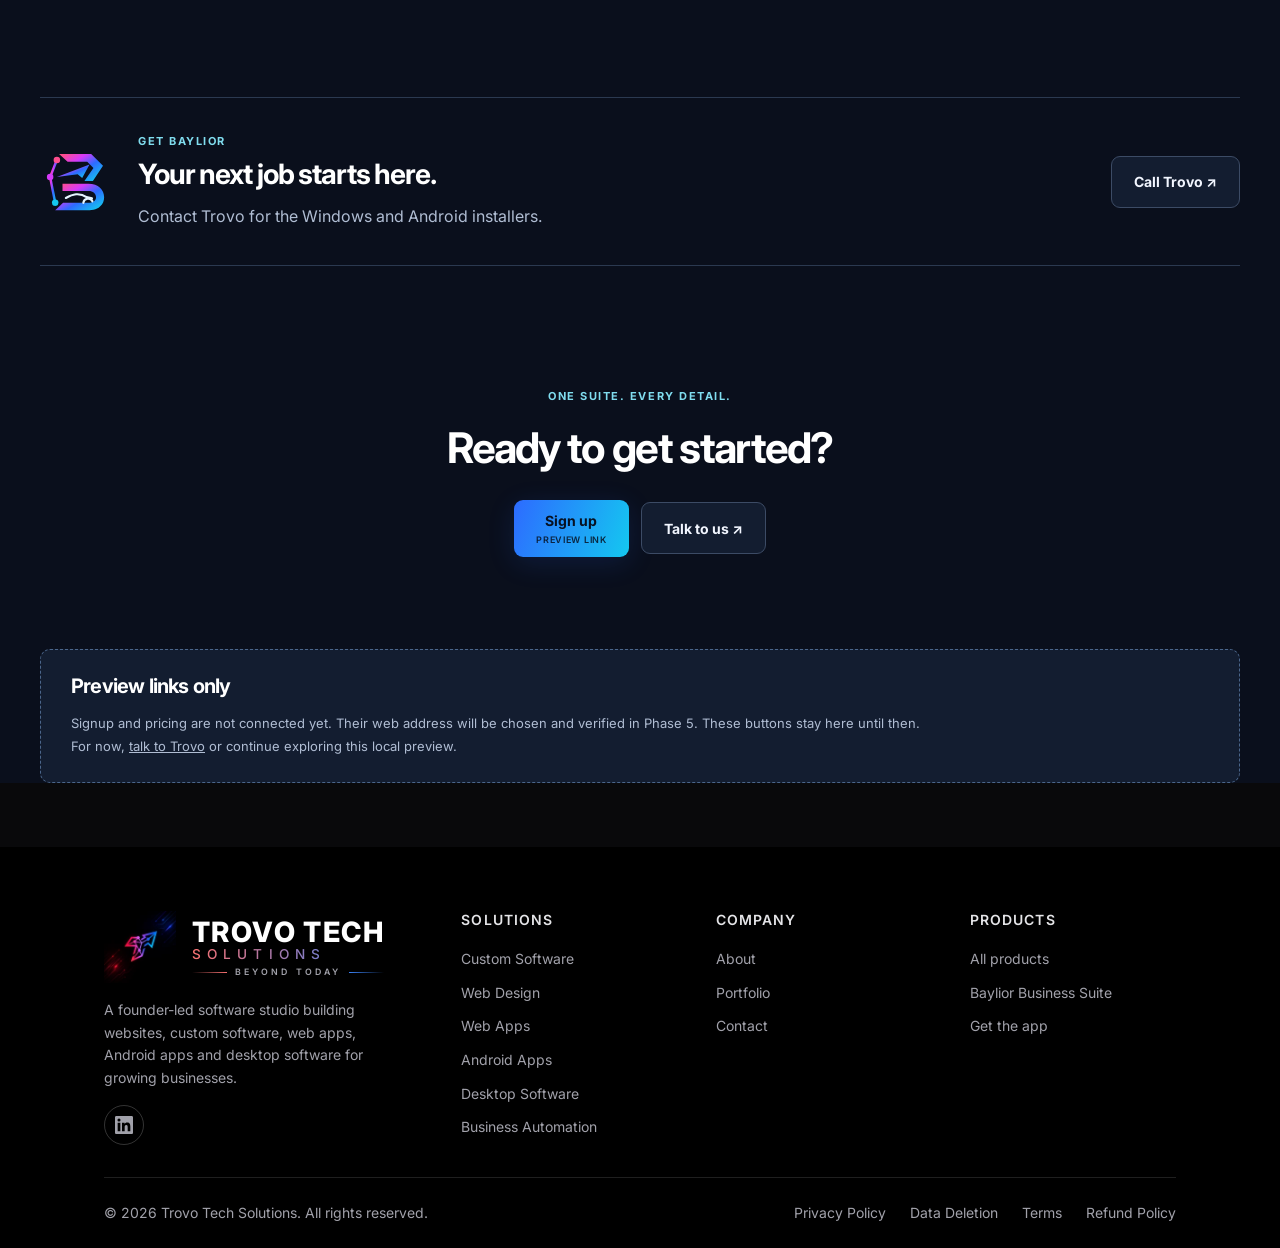
<file: products/baylior/index.html>
<!doctype html>
<html lang="en"><head><meta charset="utf-8"><meta name="viewport" content="width=device-width,initial-scale=1">
<title>Baylior — Business Suite for car spas | Trovo Tech Solutions</title>
<meta name="description" content="Manage your car spa with Baylior: customers, job cards, invoices, payments and staff on Windows and Android. A product of Trovo Tech Solutions.">
<meta name="robots" content="noindex,nofollow"><meta name="baylior-release" content="local-preview-only">
<link rel="canonical" href="https://trovotechsolutions.in/products/baylior/">
<meta property="og:type" content="website"><meta property="og:title" content="Baylior — One suite. Every detail.">
<meta property="og:description" content="Business software for car wash and detailing businesses. Windows and Android. By Trovo Tech Solutions.">
<meta property="og:url" content="https://trovotechsolutions.in/products/baylior/"><meta property="og:image" content="https://trovotechsolutions.in/assets/baylior/share-card.png">
<meta property="og:image:width" content="1200"><meta property="og:image:height" content="630"><meta property="og:image:alt" content="Baylior Business Suite. One suite. Every detail. For car wash and detailing businesses, on Windows and Android.">
<meta name="twitter:card" content="summary_large_image"><meta name="twitter:title" content="Baylior — One suite. Every detail."><meta name="twitter:description" content="Business software for car wash and detailing businesses."><meta name="twitter:image" content="https://trovotechsolutions.in/assets/baylior/share-card.png">
<link rel="icon" type="image/svg+xml" href="/assets/baylior/baylior-icon.svg">
<link rel="stylesheet" href="/css/variables.css?v=8"><link rel="stylesheet" href="/css/style.css?v=8"><link rel="stylesheet" href="/css/responsive.css?v=8"><link rel="stylesheet" href="/css/product-page.css?v=1">
<link href="https://fonts.googleapis.com/css2?family=Inter:wght@400;500;600;700;800&amp;display=swap" rel="stylesheet"><link href="https://fonts.googleapis.com/css2?family=Material+Symbols+Outlined&amp;display=swap" rel="stylesheet">
<script type="application/ld+json">{"@context": "https://schema.org", "@type": "SoftwareApplication", "name": "Baylior", "applicationCategory": "BusinessApplication", "operatingSystem": "Windows, Android", "description": "Business software for car wash and detailing businesses: customers, job cards, invoices, payments and staff.", "url": "https://trovotechsolutions.in/products/baylior/", "publisher": {"@type": "Organization", "name": "Trovo Tech Solutions"}}</script>
<script src="/js/product-page.js?v=1" defer></script><script src="/js/main.js?v=9" defer></script>
  <link rel="stylesheet" href="/css/products.css?v=1">
  <script src="/js/site-navigation.js?v=1" defer></script>
  <script src="/js/product-destinations.js?v=1" defer></script>
</head><body>
<a href="#main" class="skip-link">Skip to content</a><header class="navbar site-header">
    <div class="container navbar__inner">
      <a href="/index.html" class="brand-lockup">
        <img src="../../assets/logo-navbar.webp" onerror="this.onerror=null;this.src='/assets/logo-navbar.webp';" alt="Trovo Tech Solutions" class="brand-lockup__icon" width="72" height="72" />
        <div class="brand-lockup__text">
          <span class="brand-lockup__title">Trovo Tech</span>
          <span class="brand-lockup__subtitle">Solutions</span>
          <span class="brand-lockup__tagline">Beyond Today</span>
        </div>
      </a>
      <nav class="nav-links" id="site-navigation" aria-label="Primary">
        <a href="/index.html">Home</a>
        <a href="/about.html">About</a>
        <a href="/services.html">Services</a>
        <a href="/products/" aria-current="page">Products</a>
        <a href="/projects.html">Portfolio</a>
        <a href="/contact.html">Contact</a>
      </nav>
      <button class="nav-toggle" type="button" aria-label="Open menu" aria-expanded="false" aria-controls="site-navigation">
        <span class="material-symbols-outlined" aria-hidden="true">menu</span>
      </button>
    </div>
  </header>
<main id="main" class="product-page baylior" style="--product-primary:#2d6bff; --product-secondary:#14c8f0; --product-highlight:#dc74fa; --product-night:#0a0f1c; --product-panel:#121a2b; --product-line:#29364d; --product-text:#edf3ff; --product-muted:#b0bdd3; --product-gradient:linear-gradient(110deg, #2d6bff, #14c8f0)">
<aside class="b-preview"><div class="b-wrap"><strong>LOCAL PREVIEW</strong> Signup and pricing destinations are placeholders. This page is not released.</div></aside>
<section class="b-hero b-wrap" id="overview"><div class="b-hero-copy"><img class="b-lockup" src="/assets/baylior/baylior-lockup-on-dark.svg" alt="Baylior Business Suite" width="268" height="72"><p class="b-label">Built for car wash & detailing businesses</p><h1>Run your car spa<br>on <span>one suite.</span></h1><p class="b-tagline">One suite. <span>Every detail.</span></p><p class="b-lead">Manage customers, vehicles, job cards, invoices, payments and staff with Baylior for Windows and Android. Choose the modules your business needs.</p><div class="b-actions"><a class="b-button b-primary" data-destination="signup" data-product="carspa" href="#preview-links">Sign up<span class="b-placeholder">Preview link</span></a><a class="b-button b-outline" data-destination="pricing" data-product="carspa" href="#preview-links">View pricing<span class="b-placeholder">Preview link</span></a><a class="b-text-link" href="tel:+919042672148">Talk to us ↗</a></div><p class="b-meta">Windows · Android <span> / </span> A product of Trovo Tech Solutions</p></div><div class="b-hero-visual"><img class="b-glow-logo" src="/assets/baylior/baylior-logo-original.webp" alt="" width="280" height="280"><div class="b-visual-label"><span class="b-dot"></span> YOUR BUSINESS. TOGETHER.</div><figure class="b-shot"><a href="/assets/baylior/dashboard.png" target="_blank" rel="noopener" aria-label="Open full screenshot: Baylior Detailing demo suite home with Billing, Staff, Reports and Settings"><img src="/assets/baylior/dashboard.png" width="1387" height="810" alt="Baylior Detailing demo suite home with Billing, Staff, Reports and Settings" fetchpriority=high></a><figcaption>Real Windows app · Demo data</figcaption></figure></div></section>
<nav class="b-product-nav" aria-label="Baylior sections"><div class="b-wrap"><a class="b-nav-brand" href="#overview">Baylior<span class="b-dot"></span></a><div class="b-nav-links"><a href="#features">Features</a><a href="#platforms">Windows & Android</a><a href="#how-it-works">How it works</a><a href="#pricing">Pricing</a><a href="#faq">FAQ</a></div><a class="b-button b-primary" data-destination="signup" data-product="carspa" href="#preview-links">Sign up<span class="b-placeholder">Preview link</span></a></div></nav>
<section class="b-section b-wrap" id="features"><div class="b-section-head"><p class="b-label">From vehicle in to delivery</p><h2>The everyday work.<br><span>All connected.</span></h2><p>Keep your daily jobs together, with optional modules for outside vendors, dealership work and franchise networks.</p></div><div class="b-feature-grid"><article class="b-feature" id="customers-vehicles"><span class="b-number">01</span><h3>Customers and vehicles</h3><p>Keep customer and vehicle records together with the jobs you create for them.</p></article><article class="b-feature" id="job-cards"><span class="b-number">02</span><h3>Job cards</h3><p>Track work from draft and in progress through quality check, ready and delivered. Keep services and job status in the job card.</p></article><article class="b-feature" id="billing-invoices"><span class="b-number">03</span><h3>Billing and invoices</h3><p>Create GST and cash invoices with your business details, service lines and totals.</p></article><article class="b-feature" id="payments"><span class="b-number">04</span><h3>Payments</h3><p>Record payments and review collections and outstanding invoice balances.</p></article><article class="b-feature" id="staff"><span class="b-number">05</span><h3>Staff and attendance</h3><p>Maintain your staff directory and record attendance. Add the Staff advances & salary module for advances and salary workflows.</p></article><article class="b-feature" id="reports"><span class="b-number">06</span><h3>Reports and exports</h3><p>Review sales, collections and outstanding balances, and export reports to Excel. Additional report access depends on your modules and permissions.</p></article></div></section><section class="b-section b-tint"><div class="b-wrap b-split"><div><p class="b-label">Job cards → invoices</p><h2>Keep the details<br>with the job.</h2><p>Services, vehicle information and work status stay in the job card. Create GST and cash invoices with your business details, service lines and totals.</p><p class="b-note">Screenshots show the real app with approved demo data. Select an image to see it full size.</p></div><figure class="b-shot"><a href="/assets/baylior/job-card.png" target="_blank" rel="noopener" aria-label="Open full screenshot: Baylior job card for Customer_1 showing services, vehicle and invoiced status"><img src="/assets/baylior/job-card.png" width="1387" height="810" alt="Baylior job card for Customer_1 showing services, vehicle and invoiced status" loading=lazy></a><figcaption>Job card · Services, vehicle and work status</figcaption></figure></div><div class="b-wrap b-invoice"><figure class="b-shot"><a href="/assets/baylior/invoice.png" target="_blank" rel="noopener" aria-label="Open full screenshot: Baylior tax invoice showing Full body wash, GST breakdown and total"><img src="/assets/baylior/invoice.png" width="1387" height="810" alt="Baylior tax invoice showing Full body wash, GST breakdown and total" loading=lazy></a><figcaption>Invoice · Service lines, tax breakdown and totals</figcaption></figure></div></section>
<section class="b-section b-wrap" id="modules"><div class="b-section-head"><p class="b-label">Room for the way you work</p><h2>Add the modules<br><span>your business needs.</span></h2></div><div class="b-modules"><article class="b-module"><p class="b-label">Professional, or add-on</p><h3>Outside jobs & vendors</h3><p>Send work to outside vendors and track its cost and your margin.</p></article><article class="b-module"><p class="b-label">Professional, or add-on</p><h3>Staff advances & salary</h3><p>Track advances and monthly salary, including advance recovery.</p></article><article class="b-module"><p class="b-label">Professional, or add-on</p><h3>WhatsApp automation</h3><p>Send invoice and payment messages to customers on WhatsApp.</p></article><article class="b-module"><p class="b-label">Professional, or add-on</p><h3>Advanced reports</h3><p>Explore GST, staff productivity, job turnaround and margins.</p></article><article class="b-module"><p class="b-label">Professional, or add-on</p><h3>Audit trail</h3><p>Review recorded actions such as invoice cancellations, payments and attendance changes.</p></article><article class="b-module"><p class="b-label">Add-on, any plan</p><h3>Showroom / B2B module</h3><p>Manage dealership showroom work with staff, daily vehicle logs and dealer billing.</p></article><article class="b-module"><p class="b-label">Add-on, any plan</p><h3>Franchise network</h3><p>View approved totals shared by your franchise branches.</p></article></div><p class="b-note">Franchise network capacity can be extended with the “10 more franchise branches” add-on. Plan and module availability is confirmed on the pricing page.</p></section>
<section class="b-section b-tint" id="platforms"><div class="b-wrap b-split"><div><p class="b-label">Windows · Android</p><h2>At the desk.<br>On the move.</h2><p>Choose a Windows, Android or combined licence for each user. View current licence options and prices on the pricing page.</p><div class="b-platforms"><span>▣ Windows</span><span>▯ Android</span><span>↔ Both</span></div><div class="b-actions"><a class="b-button b-outline" data-destination="pricing" data-product="carspa" href="#preview-links">View pricing<span class="b-placeholder">Preview link</span></a><a class="b-text-link" href="#get-the-app">Get the app ↗</a></div></div><figure class="b-shot"><a href="/assets/baylior/subscription.png" target="_blank" rel="noopener" aria-label="Open full screenshot: Baylior Professional subscription with user licences and included modules"><img src="/assets/baylior/subscription.png" width="1387" height="810" alt="Baylior Professional subscription with user licences and included modules" loading=lazy></a><figcaption>Subscription · Demo data, not current pricing</figcaption></figure></div></section>
<section class="b-section b-wrap" id="how-it-works"><div class="b-section-head"><p class="b-label">A clear start</p><h2>From signup<br><span>to your first job.</span></h2></div><ol class="b-steps"><li><span>01</span><h3>Your business</h3><p>Enter your business details.</p></li><li><span>02</span><h3>Your plan</h3><p>Choose an available plan or trial. Check current eligibility during signup.</p></li><li><span>03</span><h3>Your app</h3><p>Install the app and register with your company and registration codes.</p></li></ol></section>
<section class="b-section b-wrap" id="pricing"><div class="b-pricing"><div><p class="b-label">Plans for your business</p><h2>Choose your licences.<br>Make room to grow.</h2><p>Choose licences and modules on the live pricing page.</p></div><a class="b-button b-primary" data-destination="pricing" data-product="carspa" href="#preview-links">View pricing<span class="b-placeholder">Preview link</span></a></div></section>
<section class="b-section b-wrap" id="faq"><div class="b-faq-layout"><div><p class="b-label">A few useful answers</p><h2>Before you<br><span>get started.</span></h2></div><div class="b-faq"><details><summary>How does licensing work?</summary><p>Each user needs a licence for Windows, Android or both. See the pricing page for current options.</p></details><details><summary>Is a trial available?</summary><p>Check the signup page for current trial availability, eligibility and duration.</p></details><details><summary>Can I add users later?</summary><p>The Owner can manage the subscription inside the app; available changes and charges are shown there.</p></details><details><summary>How do I pay?</summary><p>Follow the payment options shown during signup, or contact Trovo for assistance.</p></details><details><summary>Where do I sign in?</summary><p>Install Baylior on Windows or Android, register with your codes and sign in inside the app.</p></details><details><summary>What about privacy?</summary><p>Read the <a href="/privacy-policy/">Privacy Policy</a> for how information is handled.</p></details><details><summary>How can I get help?</summary><p>Contact Trovo Tech Solutions on <a href="tel:+919042672148">+91 90426 72148</a> or <a href="mailto:info@trovotechsolutions.in">info@trovotechsolutions.in</a>.</p></details></div></div></section>
<section class="b-section b-wrap" id="get-the-app"><div class="b-download"><img src="/assets/baylior/baylior-mark.svg" width="72" height="72" alt=""><div><p class="b-label">Get Baylior</p><h2>Your next job starts here.</h2><p>Contact Trovo for the Windows and Android installers.</p></div><a class="b-button b-outline" href="tel:+919042672148">Call Trovo ↗</a></div></section>
<section class="b-section b-wrap b-closing"><p class="b-label">One suite. Every detail.</p><h2>Ready to get started?</h2><div class="b-actions"><a class="b-button b-primary" data-destination="signup" data-product="carspa" href="#preview-links">Sign up<span class="b-placeholder">Preview link</span></a><a class="b-button b-outline" href="tel:+919042672148">Talk to us ↗</a></div></section>
<aside id="preview-links" class="b-preview-links b-wrap" tabindex="-1"><h2>Preview links only</h2><p>Signup and pricing are not connected yet. Their web address will be chosen and verified in Phase 5. These buttons stay here until then.</p><p>For now, <a href="tel:+919042672148">talk to Trovo</a> or continue exploring this local preview.</p></aside>
</main><footer class="footer">
    <div class="container">
      <div class="footer__grid">
        <div>
          <a href="/index.html" class="brand-lockup">
          <img loading="lazy" src="/assets/logo-navbar.webp" alt="Trovo Tech Solutions" class="brand-lockup__icon" width="72" height="72" />
          <div class="brand-lockup__text">
            <span class="brand-lockup__title">Trovo Tech</span>
            <span class="brand-lockup__subtitle">Solutions</span>
            <span class="brand-lockup__tagline">Beyond Today</span>
          </div>
        </a>
          <p class="footer__about">A founder-led software studio building websites, custom software, web apps, Android apps and desktop software for growing businesses.</p>
          <div class="socials">
            <a href="https://www.linkedin.com/company/trovotechsolutions/?viewAsMember=true" target="_blank" rel="noopener noreferrer" aria-label="LinkedIn"><svg viewBox="0 0 24 24"><path d="M20.447 20.452h-3.554v-5.569c0-1.328-.027-3.037-1.852-3.037-1.853 0-2.136 1.445-2.136 2.939v5.667H9.351V9h3.414v1.561h.046c.477-.9 1.637-1.85 3.37-1.85 3.601 0 4.267 2.37 4.267 5.455v6.286zM5.337 7.433a2.062 2.062 0 01-2.063-2.065 2.064 2.064 0 112.063 2.065zm1.782 13.019H3.555V9h3.564v11.452zM22.225 0H1.771C.792 0 0 .774 0 1.729v20.542C0 23.227.792 24 1.771 24h20.451C23.2 24 24 23.227 24 22.271V1.729C24 .774 23.2 0 22.222 0h.003z"/></svg></a>
          </div>
        </div>
        <div>
          <h2>Solutions</h2>
          <ul class="footer__links">
            <li><a href="/services.html#custom-software">Custom Software</a></li>
            <li><a href="/services.html#web-design">Web Design</a></li>
            <li><a href="/services.html#web-apps">Web Apps</a></li>
            <li><a href="/services.html#android">Android Apps</a></li>
            <li><a href="/services.html#desktop">Desktop Software</a></li>
            <li><a href="/services.html#automation">Business Automation</a></li>
          </ul>
        </div>
        <div>
          <h2>Company</h2>
          <ul class="footer__links">
            <li><a href="/about.html">About</a></li>
            <li><a href="/projects.html">Portfolio</a></li>
            <li><a href="/contact.html">Contact</a></li>
          </ul>
        </div>
      <div class="footer-products">
          <h2>Products</h2>
          <ul class="footer__links">
            <li><a href="/products/">All products</a></li>
            <li><a href="/products/baylior/">Baylior Business Suite</a></li>
            <li><a href="/products/baylior/#get-the-app">Get the app</a></li>
          </ul>
        </div>
</div>
      <div class="footer__bottom">
        <p>&copy; <span data-year>2026</span> Trovo Tech Solutions. All rights reserved.</p>
        <nav class="footer__legal" aria-label="Legal">
          <a href="/privacy-policy/">Privacy Policy</a>
          <a href="/data-deletion/">Data Deletion</a>
          <a href="/terms/">Terms</a>
          <a href="/refund-policy/">Refund Policy</a>
        </nav>
      </div>
    </div>
  </footer></body></html>
</file>
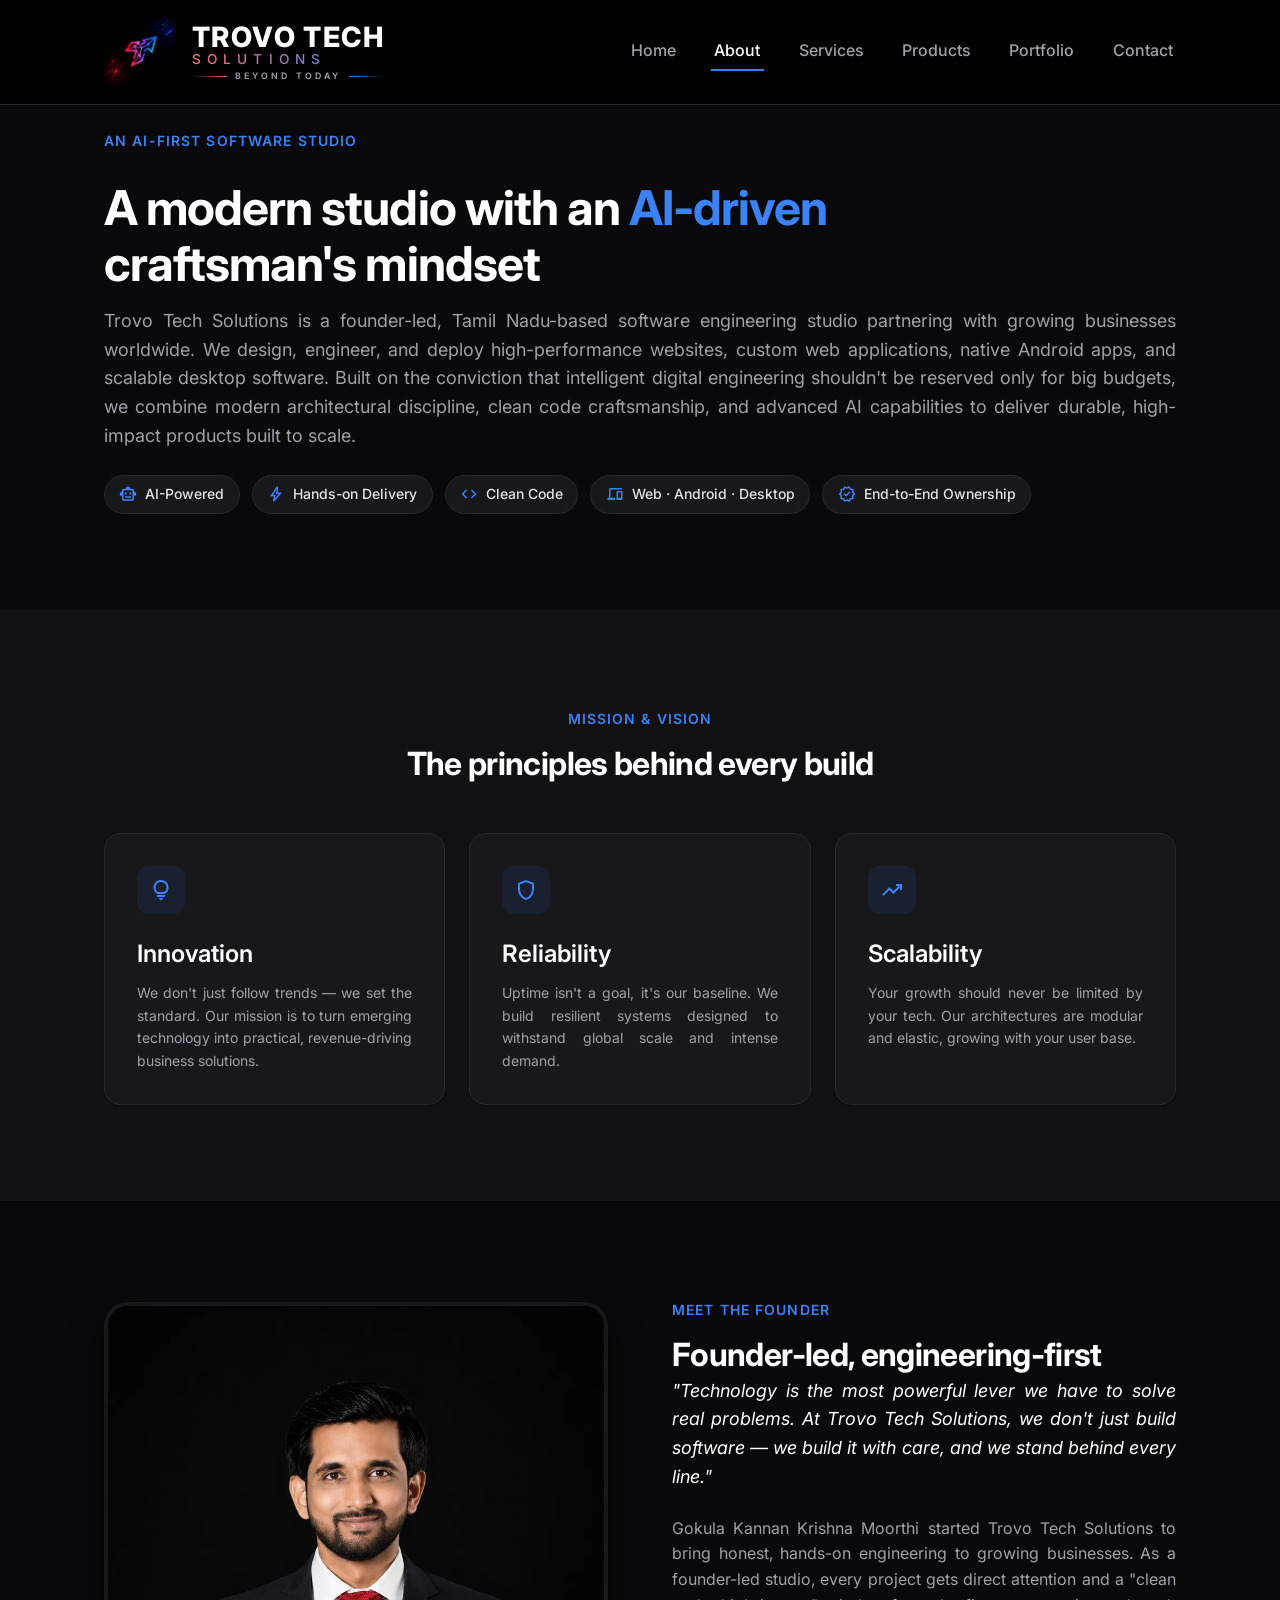
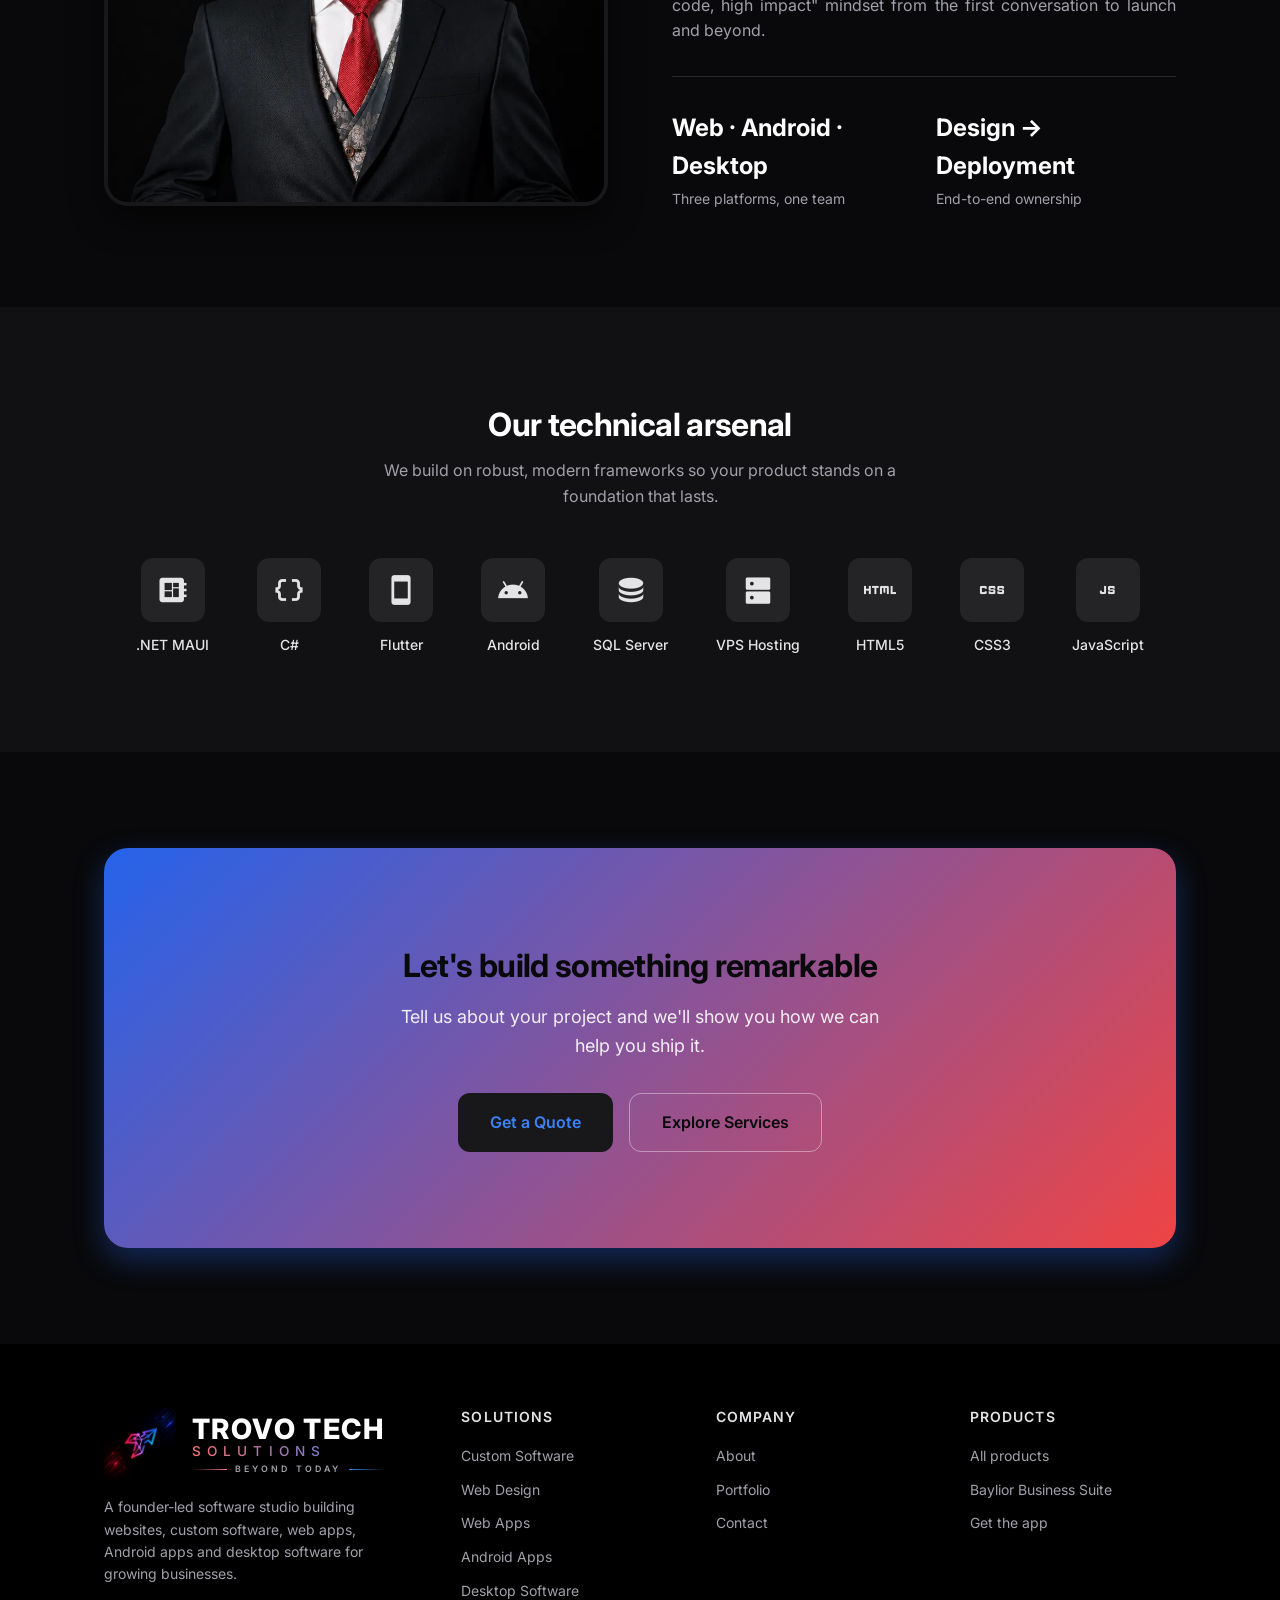
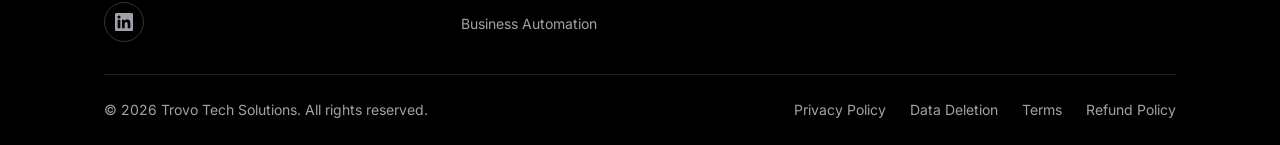
<file: about.html>
<!DOCTYPE html>
<html lang="en">
<head>
  <meta charset="UTF-8" />
  <meta name="viewport" content="width=device-width, initial-scale=1.0" />
  <title>About Trovo Tech Solutions | Software Studio in Tamil Nadu</title>
  <meta name="description" content="Trovo Tech Solutions is a Tamil Nadu-based software studio building websites, custom software, web apps, Android apps and desktop solutions for businesses." />
  <link rel="canonical" href="https://trovotechsolutions.in/about.html" />
  <link rel="icon" type="image/svg+xml" href="assets/favicon.svg" />
  <link rel="icon" type="image/png" sizes="32x32" href="assets/favicon-32x32.png" />

  <!-- Open Graph / social -->
  <meta property="og:type" content="website" />
  <meta property="og:site_name" content="Trovo Tech Solutions" />
  <meta property="og:title" content="About Trovo Tech Solutions | Software Studio in Tamil Nadu" />
  <meta property="og:description" content="Trovo Tech Solutions is a Tamil Nadu-based software studio building websites, custom software, web apps, Android apps and desktop solutions for businesses." />
  <meta property="og:url" content="https://trovotechsolutions.in/about.html" />
  <meta property="og:image" content="https://trovotechsolutions.in/assets/logo.png" />
  <meta name="twitter:card" content="summary_large_image" />
  <meta name="twitter:title" content="About Trovo Tech Solutions | Software Studio in Tamil Nadu" />
  <meta name="twitter:description" content="Trovo Tech Solutions is a Tamil Nadu-based software studio building websites, custom software, web apps, Android apps and desktop solutions for businesses." />
  <meta name="twitter:image" content="https://trovotechsolutions.in/assets/logo.png" />

  <!-- Fonts -->
  <link rel="preconnect" href="https://fonts.googleapis.com" />
  <link rel="preconnect" href="https://fonts.gstatic.com" crossorigin />
  <link href="https://fonts.googleapis.com/css2?family=Inter:wght@400;500;600;700;800&family=Material+Symbols+Outlined:opsz,wght,FILL,GRAD@24,400,0,0&display=swap" rel="stylesheet" />

  <!-- Styles -->
  <link rel="stylesheet" href="css/variables.css?v=10" />
  <link rel="stylesheet" href="css/style.css?v=12" />
  <link rel="stylesheet" href="css/responsive.css?v=11" />
  <link rel="stylesheet" href="/css/products.css?v=2">
  <script src="/js/site-navigation.js?v=1" defer></script>
  <script src="/js/product-destinations.js?v=1" defer></script>
</head>
<body>
  <a href="#main" class="skip-link">Skip to content</a>

  <!-- ============ Navbar ============ -->
  <header class="navbar site-header">
    <div class="container navbar__inner">
      <a href="/index.html" class="brand-lockup">
        <img src="assets/logo-navbar.webp" onerror="this.onerror=null;this.src='/assets/logo-navbar.webp';" alt="Trovo Tech Solutions" class="brand-lockup__icon" width="72" height="72" />
        <div class="brand-lockup__text">
          <span class="brand-lockup__title">Trovo Tech</span>
          <span class="brand-lockup__subtitle">Solutions</span>
          <span class="brand-lockup__tagline">Beyond Today</span>
        </div>
      </a>
      <nav class="nav-links" id="site-navigation" aria-label="Primary">
        <a href="/index.html">Home</a>
        <a href="/about.html" aria-current="page">About</a>
        <a href="/services.html">Services</a>
        <a href="/products/">Products</a>
        <a href="/projects.html">Portfolio</a>
        <a href="/contact.html">Contact</a>
      </nav>
      <button class="nav-toggle" type="button" aria-label="Open menu" aria-expanded="false" aria-controls="site-navigation">
        <span class="material-symbols-outlined" aria-hidden="true">menu</span>
      </button>
    </div>
  </header>

  <main id="main">
    <!-- ============ Intro hero ============ -->
    <section class="page-hero">
      <div class="container page-hero__inner page-hero__inner--wide">
        <span class="eyebrow">An AI-First Software Studio</span>
        <h1>A modern studio with an <span>AI-driven</span><br>craftsman's mindset</h1>
        <p class="lead">Trovo Tech Solutions is a founder-led, Tamil Nadu-based software engineering studio partnering with growing businesses worldwide. We design, engineer, and deploy high-performance websites, custom web applications, native Android apps, and scalable desktop software. Built on the conviction that intelligent digital engineering shouldn't be reserved only for big budgets, we combine modern architectural discipline, clean code craftsmanship, and advanced AI capabilities to deliver durable, high-impact products built to scale.</p>
        <div class="pill-row">
          <span class="pill"><span class="material-symbols-outlined">smart_toy</span> AI-Powered</span>
          <span class="pill"><span class="material-symbols-outlined">bolt</span> Hands-on Delivery</span>
          <span class="pill"><span class="material-symbols-outlined">code</span> Clean Code</span>
          <span class="pill"><span class="material-symbols-outlined">devices</span> Web · Android · Desktop</span>
          <span class="pill"><span class="material-symbols-outlined">verified</span> End-to-End Ownership</span>
        </div>
      </div>
    </section>

    <!-- ============ Mission & Vision ============ -->
    <section class="section section--tint">
      <div class="container">
        <div class="section-head section-head--center">
          <span class="eyebrow">Mission &amp; Vision</span>
          <h2>The principles behind every build</h2>
        </div>
        <div class="grid grid--3">
          <article class="card reveal">
            <span class="icon-box"><span class="material-symbols-outlined">lightbulb</span></span>
            <h3>Innovation</h3>
            <p>We don't just follow trends — we set the standard. Our mission is to turn emerging technology into practical, revenue-driving business solutions.</p>
          </article>
          <article class="card reveal">
            <span class="icon-box"><span class="material-symbols-outlined">shield</span></span>
            <h3>Reliability</h3>
            <p>Uptime isn't a goal, it's our baseline. We build resilient systems designed to withstand global scale and intense demand.</p>
          </article>
          <article class="card reveal">
            <span class="icon-box"><span class="material-symbols-outlined">trending_up</span></span>
            <h3>Scalability</h3>
            <p>Your growth should never be limited by your tech. Our architectures are modular and elastic, growing with your user base.</p>
          </article>
        </div>
      </div>
    </section>

    <!-- ============ Founder ============ -->
    <section class="section">
      <div class="container split">
        <div class="founder__photo reveal">
          <img loading="lazy" src="assets/founder.webp" width="900" height="955" alt="Portrait of Gokula Kannan Krishna Moorthi, Founder and Chief Architect of Trovo Tech Solutions" onerror="this.onerror=null;this.src='assets/Gokula_Kannan_Krishna_Moorthi.png';" />
        </div>
        <div>
          <span class="eyebrow">Meet the Founder</span>
          <h2>Founder-led, engineering-first</h2>
          <p class="quote">"Technology is the most powerful lever we have to solve real problems. At Trovo Tech Solutions, we don't just build software — we build it with care, and we stand behind every line."</p>
          <p class="text-muted">Gokula Kannan Krishna Moorthi started Trovo Tech Solutions to bring honest, hands-on engineering to growing businesses. As a founder-led studio, every project gets direct attention and a "clean code, high impact" mindset from the first conversation to launch and beyond.</p>
          <div class="stats-row">
            <div class="stat"><strong>Web &middot; Android &middot; Desktop</strong><span>Three platforms, one team</span></div>
            <div class="stat"><strong>Design &rarr; Deployment</strong><span>End-to-end ownership</span></div>
          </div>
        </div>
      </div>
    </section>

    <!-- ============ Tech arsenal ============ -->
    <section class="section band">
      <div class="container">
        <h2>Our technical arsenal</h2>
        <p>We build on robust, modern frameworks so your product stands on a foundation that lasts.</p>
        <div class="tech-row">
          <div class="tech-item reveal"><span class="chip"><span class="material-symbols-outlined">developer_board</span></span><span>.NET MAUI</span></div>
          <div class="tech-item reveal"><span class="chip"><span class="material-symbols-outlined">data_object</span></span><span>C#</span></div>
          <div class="tech-item reveal"><span class="chip"><span class="material-symbols-outlined">smartphone</span></span><span>Flutter</span></div>
          <div class="tech-item reveal"><span class="chip"><span class="material-symbols-outlined">android</span></span><span>Android</span></div>
          <div class="tech-item reveal"><span class="chip"><span class="material-symbols-outlined">database</span></span><span>SQL Server</span></div>
          <div class="tech-item reveal"><span class="chip"><span class="material-symbols-outlined">dns</span></span><span>VPS Hosting</span></div>
          <div class="tech-item reveal"><span class="chip"><span class="material-symbols-outlined">html</span></span><span>HTML5</span></div>
          <div class="tech-item reveal"><span class="chip"><span class="material-symbols-outlined">css</span></span><span>CSS3</span></div>
          <div class="tech-item reveal"><span class="chip"><span class="material-symbols-outlined">javascript</span></span><span>JavaScript</span></div>
        </div>
      </div>
    </section>

    <!-- ============ CTA ============ -->
    <section class="section" id="contact">
      <div class="container">
        <div class="cta reveal">
          <h2>Let's build something remarkable</h2>
          <p>Tell us about your project and we'll show you how we can help you ship it.</p>
          <div class="cta__actions">
            <a href="contact.html" class="btn btn--white btn--lg">Get a Quote</a>
            <a href="services.html" class="btn btn--ghost btn--lg">Explore Services</a>
          </div>
        </div>
      </div>
    </section>
  </main>

  <!-- ============ Footer ============ -->
  <footer class="footer">
    <div class="container">
      <div class="footer__grid">
        <div>
          <a href="index.html" class="brand-lockup">
          <img loading="lazy" src="assets/logo-navbar.webp" alt="Trovo Tech Solutions" class="brand-lockup__icon" width="72" height="72" />
          <div class="brand-lockup__text">
            <span class="brand-lockup__title">Trovo Tech</span>
            <span class="brand-lockup__subtitle">Solutions</span>
            <span class="brand-lockup__tagline">Beyond Today</span>
          </div>
        </a>
          <p class="footer__about">A founder-led software studio building websites, custom software, web apps, Android apps and desktop software for growing businesses.</p>
          <div class="socials">
            <a href="https://www.linkedin.com/company/trovotechsolutions/?viewAsMember=true" target="_blank" rel="noopener noreferrer" aria-label="LinkedIn"><svg viewBox="0 0 24 24"><path d="M20.447 20.452h-3.554v-5.569c0-1.328-.027-3.037-1.852-3.037-1.853 0-2.136 1.445-2.136 2.939v5.667H9.351V9h3.414v1.561h.046c.477-.9 1.637-1.85 3.37-1.85 3.601 0 4.267 2.37 4.267 5.455v6.286zM5.337 7.433a2.062 2.062 0 01-2.063-2.065 2.064 2.064 0 112.063 2.065zm1.782 13.019H3.555V9h3.564v11.452zM22.225 0H1.771C.792 0 0 .774 0 1.729v20.542C0 23.227.792 24 1.771 24h20.451C23.2 24 24 23.227 24 22.271V1.729C24 .774 23.2 0 22.222 0h.003z"/></svg></a>
          </div>
        </div>
        <div>
          <h2>Solutions</h2>
          <ul class="footer__links">
            <li><a href="services.html#custom-software">Custom Software</a></li>
            <li><a href="services.html#web-design">Web Design</a></li>
            <li><a href="services.html#web-apps">Web Apps</a></li>
            <li><a href="services.html#android">Android Apps</a></li>
            <li><a href="services.html#desktop">Desktop Software</a></li>
            <li><a href="services.html#automation">Business Automation</a></li>
          </ul>
        </div>
        <div>
          <h2>Company</h2>
          <ul class="footer__links">
            <li><a href="about.html">About</a></li>
            <li><a href="projects.html">Portfolio</a></li>
            <li><a href="contact.html">Contact</a></li>
          </ul>
        </div>
      <div class="footer-products">
          <h2>Products</h2>
          <ul class="footer__links">
            <li><a href="/products/">All products</a></li>
            <li><a href="/products/baylior/">Baylior Business Suite</a></li>
            <li><a href="/products/baylior/#get-the-app">Get the app</a></li>
          </ul>
        </div>
</div>
      <div class="footer__bottom">
        <p>&copy; <span data-year>2026</span> Trovo Tech Solutions. All rights reserved.</p>
        <nav class="footer__legal" aria-label="Legal">
          <a href="privacy-policy/">Privacy Policy</a>
          <a href="data-deletion/">Data Deletion</a>
        <a href="/terms/">Terms</a><a href="/refund-policy/">Refund Policy</a></nav>
      </div>
    </div>
  </footer>

  <script src="js/main.js?v=9"></script>
</body>
</html>
</file>
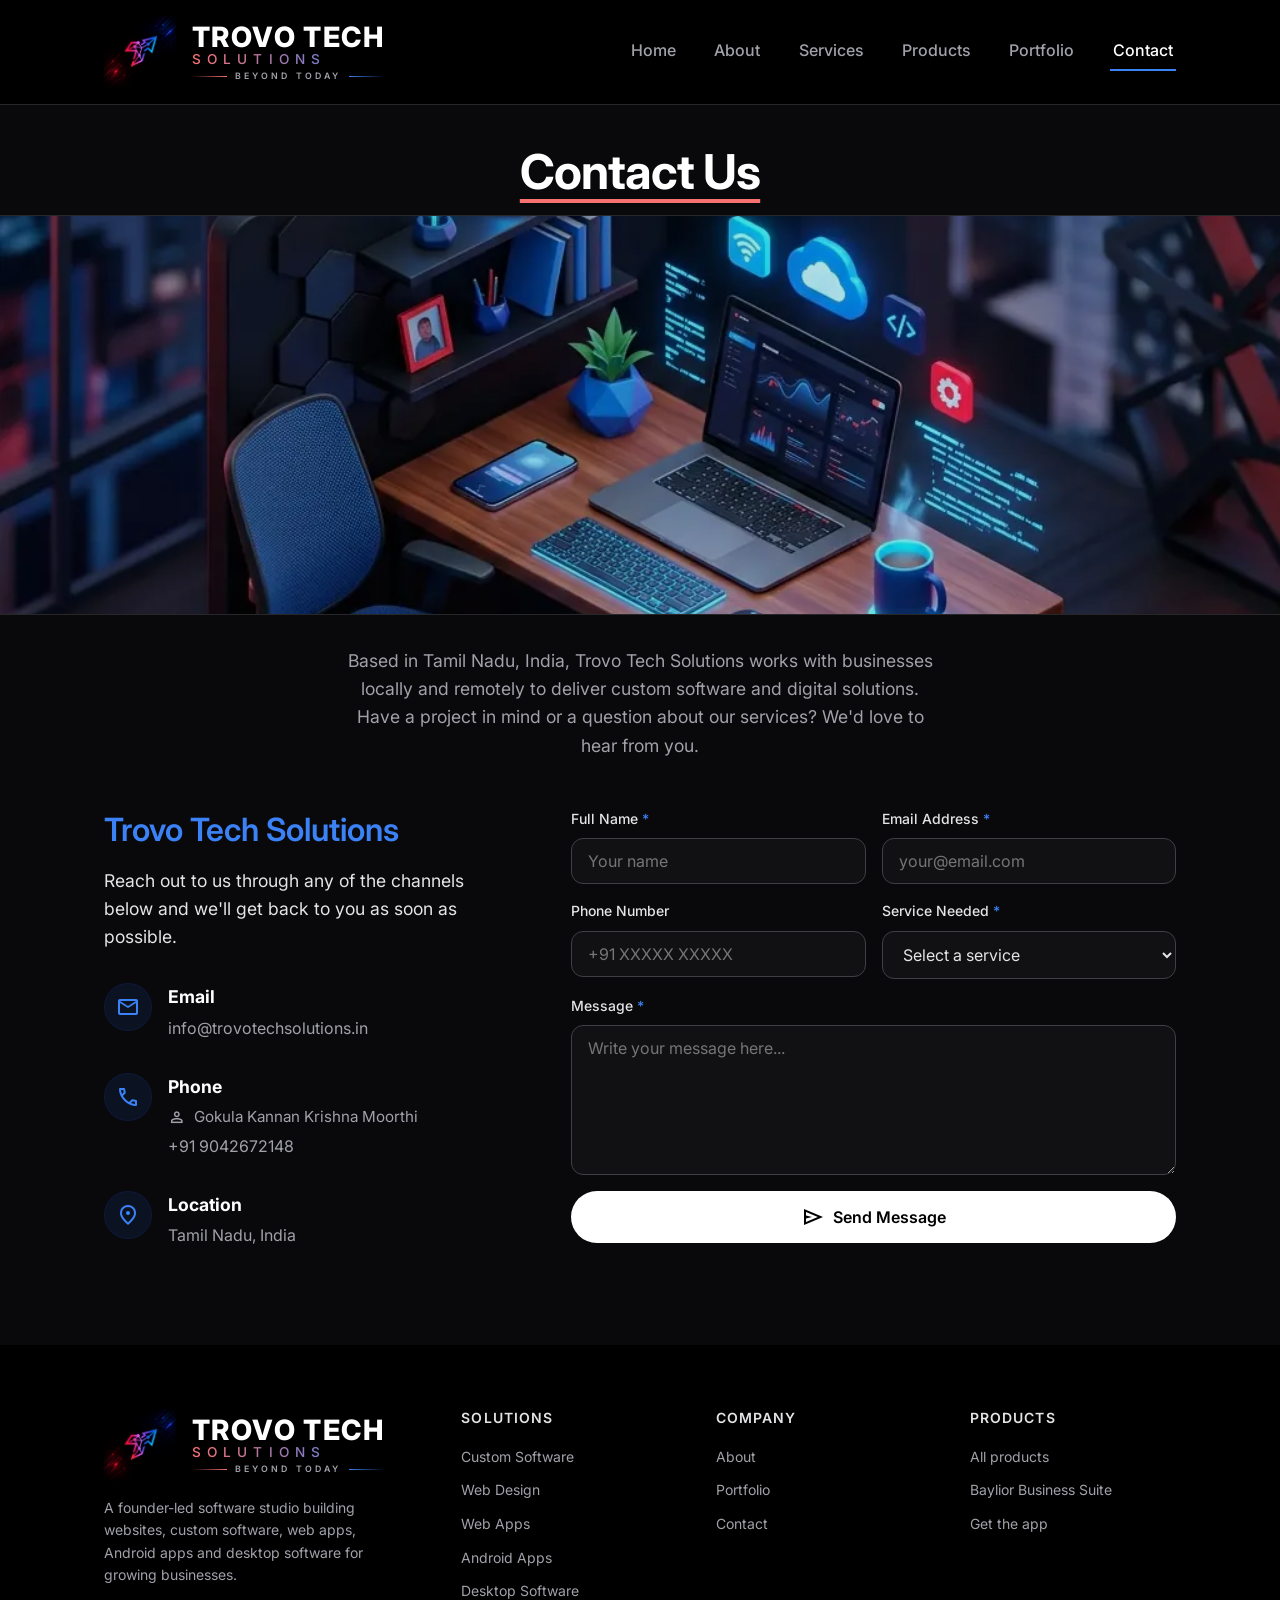
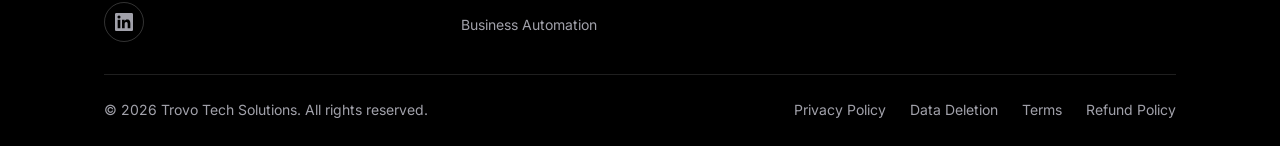
<file: contact.html>
<!DOCTYPE html>
<html lang="en">
<head>
  <meta charset="UTF-8" />
  <meta name="viewport" content="width=device-width, initial-scale=1.0" />
  <title>Contact Trovo Tech Solutions | Tamil Nadu, India</title>
  <meta name="description" content="Contact Trovo Tech Solutions in Tamil Nadu, India. Email or call us to discuss custom software, websites, web apps, Android apps or desktop software." />
  <link rel="canonical" href="https://trovotechsolutions.in/contact.html" />
  <link rel="icon" type="image/svg+xml" href="assets/favicon.svg" />
  <link rel="icon" type="image/png" sizes="32x32" href="assets/favicon-32x32.png" />

  <!-- Open Graph / social -->
  <meta property="og:type" content="website" />
  <meta property="og:site_name" content="Trovo Tech Solutions" />
  <meta property="og:title" content="Contact Trovo Tech Solutions | Tamil Nadu, India" />
  <meta property="og:description" content="Contact Trovo Tech Solutions in Tamil Nadu, India. Email or call us to discuss custom software, websites, web apps, Android apps or desktop software." />
  <meta property="og:url" content="https://trovotechsolutions.in/contact.html" />
  <meta property="og:image" content="https://trovotechsolutions.in/assets/logo.png" />
  <meta name="twitter:card" content="summary_large_image" />
  <meta name="twitter:title" content="Contact Trovo Tech Solutions | Tamil Nadu, India" />
  <meta name="twitter:description" content="Contact Trovo Tech Solutions in Tamil Nadu, India. Email or call us to discuss custom software, websites, web apps, Android apps or desktop software." />
  <meta name="twitter:image" content="https://trovotechsolutions.in/assets/logo.png" />

  <!-- Fonts -->
  <link rel="preconnect" href="https://fonts.googleapis.com" />
  <link rel="preconnect" href="https://fonts.gstatic.com" crossorigin />
  <link href="https://fonts.googleapis.com/css2?family=Inter:wght@400;500;600;700;800&family=Material+Symbols+Outlined:opsz,wght,FILL,GRAD@24,400,0,0&display=swap" rel="stylesheet" />

  <!-- Styles -->
  <link rel="stylesheet" href="css/variables.css?v=10" />
  <link rel="stylesheet" href="css/style.css?v=11" />
  <link rel="stylesheet" href="css/responsive.css?v=11" />
  <link rel="stylesheet" href="/css/products.css?v=2">
  <script src="/js/site-navigation.js?v=1" defer></script>
  <script src="/js/product-destinations.js?v=1" defer></script>
</head>
<body>
  <a href="#main" class="skip-link">Skip to content</a>

  <!-- ============ Navbar ============ -->
  <header class="navbar site-header">
    <div class="container navbar__inner">
      <a href="/index.html" class="brand-lockup">
        <img src="assets/logo-navbar.webp" onerror="this.onerror=null;this.src='/assets/logo-navbar.webp';" alt="Trovo Tech Solutions" class="brand-lockup__icon" width="72" height="72" />
        <div class="brand-lockup__text">
          <span class="brand-lockup__title">Trovo Tech</span>
          <span class="brand-lockup__subtitle">Solutions</span>
          <span class="brand-lockup__tagline">Beyond Today</span>
        </div>
      </a>
      <nav class="nav-links" id="site-navigation" aria-label="Primary">
        <a href="/index.html">Home</a>
        <a href="/about.html">About</a>
        <a href="/services.html">Services</a>
        <a href="/products/">Products</a>
        <a href="/projects.html">Portfolio</a>
        <a href="/contact.html" aria-current="page">Contact</a>
      </nav>
      <button class="nav-toggle" type="button" aria-label="Open menu" aria-expanded="false" aria-controls="site-navigation">
        <span class="material-symbols-outlined" aria-hidden="true">menu</span>
      </button>
    </div>
  </header>

  <main id="main">
    <!-- ============ Contact Header ============ -->
    <section class="page-hero page-hero--flush">
      <div class="container page-hero__inner page-hero__inner--center">
        <h1 class="contact-title">Contact Us</h1>
      </div>
      <div class="contact-hero__banner reveal">
        <img src="assets/contact-illustration.webp" alt="Tech workspace illustration" width="1024" height="1024" />
      </div>
    </section>
    <!-- ============ Contact Form & Info ============ -->
    <section class="section section--tight-top">
      <div class="container">

        <!-- Section intro -->
        <div class="contact-intro">
          <p>Based in Tamil Nadu, India, Trovo Tech Solutions works with businesses locally and remotely to deliver custom software and digital solutions. Have a project in mind or a question about our services? We'd love to hear from you.</p>
        </div>

        <div class="contact-split">
          
          <!-- Left Column: Contact Info -->
          <div class="contact-left reveal">
            <h2>Trovo Tech Solutions</h2>
            <p class="contact-lead">Reach out to us through any of the channels below and we'll get back to you as soon as possible.</p>

            <div class="contact-info-list">

              <div class="contact-info-item">
                <div class="contact-icon">
                  <span class="material-symbols-outlined">mail</span>
                </div>
                <div>
                  <strong>Email</strong>
                  <a href="mailto:info@trovotechsolutions.in">info@trovotechsolutions.in</a>
                </div>
              </div>

              <div class="contact-info-item">
                <div class="contact-icon">
                  <span class="material-symbols-outlined">call</span>
                </div>
                <div>
                  <strong>Phone</strong>
                  <span class="contact-person">
                    <span class="material-symbols-outlined">person</span> Gokula Kannan Krishna Moorthi
                  </span>
                  <a href="tel:+919042672148">+91 9042672148</a>
                </div>
              </div>

              <div class="contact-info-item">
                <div class="contact-icon">
                  <span class="material-symbols-outlined">location_on</span>
                </div>
                <div>
                  <strong>Location</strong>
                  <span class="contact-value">Tamil Nadu, India</span>
                </div>
              </div>

            </div>
          </div>

          <!-- Right Column: Contact Form -->
          <div class="contact-right reveal">
            <form id="contactForm" action="https://api.web3forms.com/submit" method="POST" class="contact-form">
              <input type="hidden" name="access_key" value="34cd1567-e772-4f17-83d3-182ed58383c6">
              <!-- Honeypot spam filter (bots fill this, humans do not) -->
              <input type="checkbox" name="botcheck" tabindex="-1" autocomplete="off" class="is-hidden">
              
              <div class="form-grid">
                <div class="form-group">
                  <label for="name">Full Name <span>*</span></label>
                  <input type="text" id="name" name="name" class="form-input" placeholder="Your name" required />
                </div>
                <div class="form-group">
                  <label for="email">Email Address <span>*</span></label>
                  <input type="email" id="email" name="email" class="form-input" placeholder="your@email.com" required />
                </div>
                <div class="form-group">
                  <label for="phone">Phone Number</label>
                  <input type="tel" id="phone" name="phone" class="form-input" placeholder="+91 XXXXX XXXXX" />
                </div>
                <div class="form-group">
                  <label for="subject">Service Needed <span>*</span></label>
                  <select id="subject" name="subject" class="form-input" required>
                    <option value="" disabled selected>Select a service</option>
                    <option value="Custom Software">Custom Software</option>
                    <option value="Web Apps">Web Apps</option>
                    <option value="Android Apps">Android Apps</option>
                    <option value="Desktop Software">Desktop Software</option>
                    <option value="Web Design">Web Design</option>
                    <option value="Business Automation">Business Automation</option>
                    <option value="Technical Consulting">Technical Consulting</option>
                    <option value="Other">Other</option>
                  </select>
                </div>
              </div>

              <div class="form-group">
                <label for="message">Message <span>*</span></label>
                <textarea id="message" name="message" class="form-textarea" placeholder="Write your message here..." required></textarea>
              </div>

              <button type="submit" class="btn--submit">
                <span class="material-symbols-outlined">send</span> <span id="submitBtnText">Send Message</span>
              </button>

              <div id="contactFormResult" class="contact-form__result" role="status" aria-live="polite"></div>

            </form>
          </div>

        </div>
      </div>
    </section>
  </main>

  <!-- ============ Footer ============ -->
  <footer class="footer">
    <div class="container">
      <div class="footer__grid">
        <div>
          <a href="index.html" class="brand-lockup">
          <img loading="lazy" src="assets/logo-navbar.webp" alt="Trovo Tech Solutions" class="brand-lockup__icon" width="72" height="72" />
          <div class="brand-lockup__text">
            <span class="brand-lockup__title">Trovo Tech</span>
            <span class="brand-lockup__subtitle">Solutions</span>
            <span class="brand-lockup__tagline">Beyond Today</span>
          </div>
        </a>
          <p class="footer__about">A founder-led software studio building websites, custom software, web apps, Android apps and desktop software for growing businesses.</p>
          <div class="socials">
            <a href="https://www.linkedin.com/company/trovotechsolutions/?viewAsMember=true" target="_blank" rel="noopener noreferrer" aria-label="LinkedIn"><svg viewBox="0 0 24 24"><path d="M20.447 20.452h-3.554v-5.569c0-1.328-.027-3.037-1.852-3.037-1.853 0-2.136 1.445-2.136 2.939v5.667H9.351V9h3.414v1.561h.046c.477-.9 1.637-1.85 3.37-1.85 3.601 0 4.267 2.37 4.267 5.455v6.286zM5.337 7.433a2.062 2.062 0 01-2.063-2.065 2.064 2.064 0 112.063 2.065zm1.782 13.019H3.555V9h3.564v11.452zM22.225 0H1.771C.792 0 0 .774 0 1.729v20.542C0 23.227.792 24 1.771 24h20.451C23.2 24 24 23.227 24 22.271V1.729C24 .774 23.2 0 22.222 0h.003z" fill="currentColor"/></svg></a>
          </div>
        </div>
        <div>
          <h2>Solutions</h2>
          <ul class="footer__links">
            <li><a href="services.html#custom-software">Custom Software</a></li>
            <li><a href="services.html#web-design">Web Design</a></li>
            <li><a href="services.html#web-apps">Web Apps</a></li>
            <li><a href="services.html#android">Android Apps</a></li>
            <li><a href="services.html#desktop">Desktop Software</a></li>
            <li><a href="services.html#automation">Business Automation</a></li>
          </ul>
        </div>
        <div>
          <h2>Company</h2>
          <ul class="footer__links">
            <li><a href="about.html">About</a></li>
            <li><a href="projects.html">Portfolio</a></li>
            <li><a href="contact.html">Contact</a></li>
          </ul>
        </div>
      <div class="footer-products">
          <h2>Products</h2>
          <ul class="footer__links">
            <li><a href="/products/">All products</a></li>
            <li><a href="/products/baylior/">Baylior Business Suite</a></li>
            <li><a href="/products/baylior/#get-the-app">Get the app</a></li>
          </ul>
        </div>
</div>
      <div class="footer__bottom">
        <p>&copy; <span data-year>2026</span> Trovo Tech Solutions. All rights reserved.</p>
        <nav class="footer__legal" aria-label="Legal">
          <a href="privacy-policy/">Privacy Policy</a>
          <a href="data-deletion/">Data Deletion</a>
        <a href="/terms/">Terms</a><a href="/refund-policy/">Refund Policy</a></nav>
      </div>
    </div>
  </footer>

  <script src="js/main.js?v=9"></script>
</body>
</html>
</file>
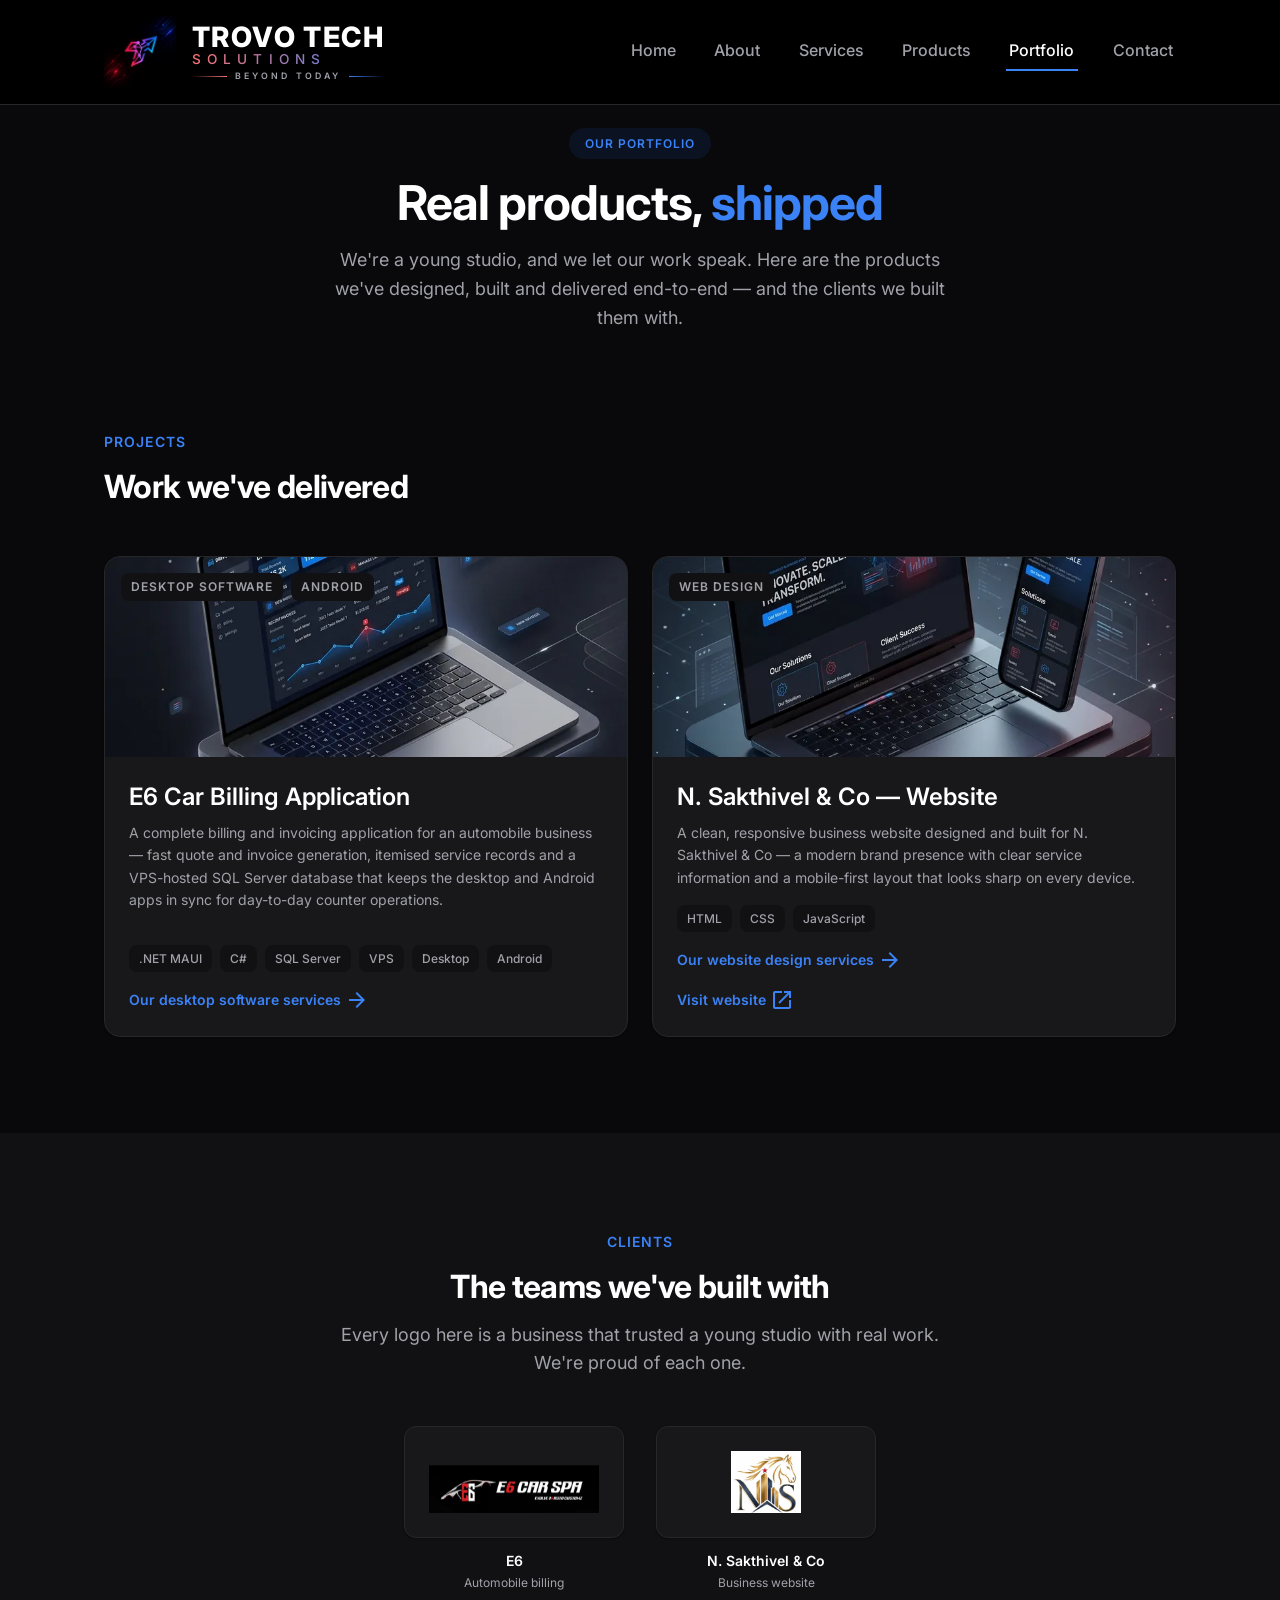
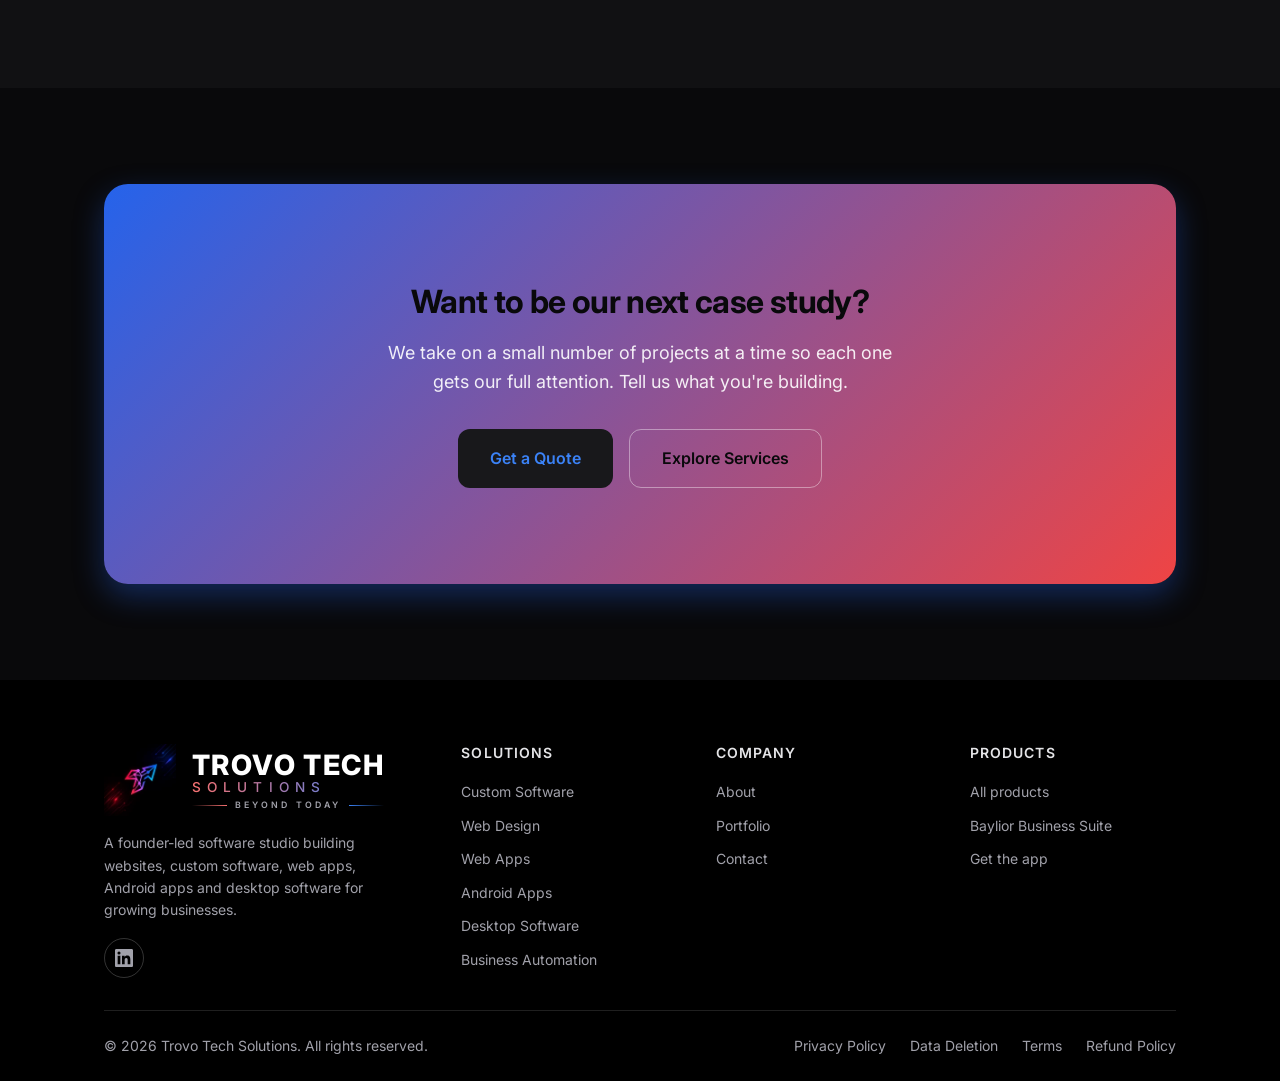
<file: projects.html>
<!DOCTYPE html>
<html lang="en">
<head>
  <meta charset="UTF-8" />
  <meta name="viewport" content="width=device-width, initial-scale=1.0" />
  <title>Portfolio &amp; Case Studies | Trovo Tech Solutions</title>
  <meta name="description" content="Real products we've shipped and the clients we've built them with — from the E6 car billing application to the N. Sakthivel &amp; Co website." />
  <link rel="canonical" href="https://trovotechsolutions.in/projects.html" />
  <link rel="icon" type="image/svg+xml" href="assets/favicon.svg" />
  <link rel="icon" type="image/png" sizes="32x32" href="assets/favicon-32x32.png" />

  <!-- Open Graph / social -->
  <meta property="og:type" content="website" />
  <meta property="og:site_name" content="Trovo Tech Solutions" />
  <meta property="og:title" content="Portfolio &amp; Case Studies | Trovo Tech Solutions" />
  <meta property="og:description" content="Real products we've shipped and the clients we've built them with — from the E6 car billing application to the N. Sakthivel &amp; Co website." />
  <meta property="og:url" content="https://trovotechsolutions.in/projects.html" />
  <meta property="og:image" content="https://trovotechsolutions.in/assets/logo.png" />
  <meta name="twitter:card" content="summary_large_image" />
  <meta name="twitter:title" content="Portfolio &amp; Case Studies | Trovo Tech Solutions" />
  <meta name="twitter:description" content="Real products we've shipped and the clients we've built them with — from the E6 car billing application to the N. Sakthivel &amp; Co website." />
  <meta name="twitter:image" content="https://trovotechsolutions.in/assets/logo.png" />

  <link rel="preconnect" href="https://fonts.googleapis.com" />
  <link rel="preconnect" href="https://fonts.gstatic.com" crossorigin />
  <link href="https://fonts.googleapis.com/css2?family=Inter:wght@400;500;600;700;800&family=Material+Symbols+Outlined:opsz,wght,FILL,GRAD@24,400,0,0&display=swap" rel="stylesheet" />

  <link rel="stylesheet" href="css/variables.css?v=10" />
  <link rel="stylesheet" href="css/style.css?v=11" />
  <link rel="stylesheet" href="css/responsive.css?v=11" />
  <link rel="stylesheet" href="/css/products.css?v=2">
  <script src="/js/site-navigation.js?v=1" defer></script>
  <script src="/js/product-destinations.js?v=1" defer></script>
</head>
<body>
  <a href="#main" class="skip-link">Skip to content</a>

  <!-- ============ Navbar ============ -->
  <header class="navbar site-header">
    <div class="container navbar__inner">
      <a href="/index.html" class="brand-lockup">
        <img src="assets/logo-navbar.webp" onerror="this.onerror=null;this.src='/assets/logo-navbar.webp';" alt="Trovo Tech Solutions" class="brand-lockup__icon" width="72" height="72" />
        <div class="brand-lockup__text">
          <span class="brand-lockup__title">Trovo Tech</span>
          <span class="brand-lockup__subtitle">Solutions</span>
          <span class="brand-lockup__tagline">Beyond Today</span>
        </div>
      </a>
      <nav class="nav-links" id="site-navigation" aria-label="Primary">
        <a href="/index.html">Home</a>
        <a href="/about.html">About</a>
        <a href="/services.html">Services</a>
        <a href="/products/">Products</a>
        <a href="/projects.html" aria-current="page">Portfolio</a>
        <a href="/contact.html">Contact</a>
      </nav>
      <button class="nav-toggle" type="button" aria-label="Open menu" aria-expanded="false" aria-controls="site-navigation">
        <span class="material-symbols-outlined" aria-hidden="true">menu</span>
      </button>
    </div>
  </header>

  <main id="main">
    <!-- ============ Hero ============ -->
    <section class="page-hero">
      <div class="container page-hero__inner page-hero__inner--center">
        <span class="badge badge--brand badge--pill">Our Portfolio</span>
        <h1 class="mt-4">Real products, <span>shipped</span></h1>
        <p class="lead">We're a young studio, and we let our work speak. Here are the products we've designed, built and delivered end-to-end — and the clients we built them with.</p>
      </div>
    </section>

    <!-- ============ Projects ============ -->
    <section class="section section--flush">
      <div class="container">
        <div class="section-head">
          <span class="eyebrow">Projects</span>
          <h2>Work we've delivered</h2>
        </div>

        <div class="grid grid--2">
          <!-- E6 Car Billing Application -->
          <article class="project-card reveal" id="e6-car-billing">
            <div class="project-card__media">
              <div class="project-card__badges">
                <span class="badge">Desktop Software</span>
                <span class="badge">Android</span>
              </div>
              <img loading="lazy" src="assets/e6-mockup.webp" width="800" height="800" alt="E6 Car Billing Application Mockup" />
            </div>
            <div class="project-card__body">
              <h3>E6 Car Billing Application</h3>
              <p>A complete billing and invoicing application for an automobile business — fast quote and invoice generation, itemised service records and a VPS-hosted SQL Server database that keeps the desktop and Android apps in sync for day-to-day counter operations.</p>
              <div class="tech-stack"><span>.NET MAUI</span><span>C#</span><span>SQL Server</span><span>VPS</span><span>Desktop</span><span>Android</span></div>
              <a href="services.html#desktop" class="link-arrow project-card__link">Our desktop software services <span class="material-symbols-outlined">arrow_forward</span></a>
            </div>
          </article>

          <!-- N. Sakthivel & Co Website -->
          <article class="project-card reveal" id="nsakthivel-website">
            <div class="project-card__media">
              <div class="project-card__badges">
                <span class="badge">Web Design</span>
              </div>
              <img loading="lazy" src="assets/nsakthivel-mockup.webp" width="800" height="800" alt="N. Sakthivel & Co Website Mockup" />
            </div>
            <div class="project-card__body">
              <h3>N. Sakthivel &amp; Co — Website</h3>
              <p>A clean, responsive business website designed and built for N. Sakthivel &amp; Co — a modern brand presence with clear service information and a mobile-first layout that looks sharp on every device.</p>
              <div class="tech-stack"><span>HTML</span><span>CSS</span><span>JavaScript</span></div>
              <a href="services.html#web-design" class="link-arrow project-card__link">Our website design services <span class="material-symbols-outlined">arrow_forward</span></a>
              <!-- Replace href with the live site URL when ready -->
              <a href="https://www.nsakthivelandco.in" target="_blank" rel="noopener noreferrer" class="link-arrow project-card__link">Visit website <span class="material-symbols-outlined">open_in_new</span></a>
            </div>
          </article>
        </div>
      </div>
    </section>

    <!-- ============ Clients ============ -->
    <section class="section section--tint">
      <div class="container">
        <div class="section-head section-head--center">
          <span class="eyebrow">Clients</span>
          <h2>The teams we've built with</h2>
          <p>Every logo here is a business that trusted a young studio with real work. We're proud of each one.</p>
        </div>

        <!--
          To add a client: drop a logo image into  assets/  and update the src below.
          Suggested filenames:  assets/e6-logo.png , assets/nsakthivelanco-logo.png
          If an image is missing, the icon + name caption show automatically.
        -->
        <div class="client-grid">
          <figure class="client reveal">
            <div class="client__box">
              <img loading="lazy" src="assets/e6-logo.webp" width="522" height="150" alt="E6 logo" />
              <span class="material-symbols-outlined is-hidden">directions_car</span>
            </div>
            <figcaption>E6<span>Automobile billing</span></figcaption>
          </figure>

          <figure class="client reveal">
            <div class="client__box">
              <img loading="lazy" src="assets/nsakthivelanco-logo.webp" width="400" height="354" alt="N. Sakthivel &amp; Co logo" />
              <span class="material-symbols-outlined is-hidden">storefront</span>
            </div>
            <figcaption>N. Sakthivel &amp; Co<span>Business website</span></figcaption>
          </figure>
        </div>
      </div>
    </section>

    <!-- ============ CTA ============ -->
    <section class="section" id="contact">
      <div class="container">
        <div class="cta reveal">
          <h2>Want to be our next case study?</h2>
          <p>We take on a small number of projects at a time so each one gets our full attention. Tell us what you're building.</p>
          <div class="cta__actions">
            <a href="contact.html" class="btn btn--white btn--lg">Get a Quote</a>
            <a href="services.html" class="btn btn--ghost btn--lg">Explore Services</a>
          </div>
        </div>
      </div>
    </section>
  </main>

  <!-- ============ Footer ============ -->
  <footer class="footer">
    <div class="container">
      <div class="footer__grid">
        <div>
          <a href="index.html" class="brand-lockup">
          <img loading="lazy" src="assets/logo-navbar.webp" alt="Trovo Tech Solutions" class="brand-lockup__icon" width="72" height="72" />
          <div class="brand-lockup__text">
            <span class="brand-lockup__title">Trovo Tech</span>
            <span class="brand-lockup__subtitle">Solutions</span>
            <span class="brand-lockup__tagline">Beyond Today</span>
          </div>
        </a>
          <p class="footer__about">A founder-led software studio building websites, custom software, web apps, Android apps and desktop software for growing businesses.</p>
          <div class="socials">
            <a href="https://www.linkedin.com/company/trovotechsolutions/?viewAsMember=true" target="_blank" rel="noopener noreferrer" aria-label="LinkedIn"><svg viewBox="0 0 24 24"><path d="M20.447 20.452h-3.554v-5.569c0-1.328-.027-3.037-1.852-3.037-1.853 0-2.136 1.445-2.136 2.939v5.667H9.351V9h3.414v1.561h.046c.477-.9 1.637-1.85 3.37-1.85 3.601 0 4.267 2.37 4.267 5.455v6.286zM5.337 7.433a2.062 2.062 0 01-2.063-2.065 2.064 2.064 0 112.063 2.065zm1.782 13.019H3.555V9h3.564v11.452zM22.225 0H1.771C.792 0 0 .774 0 1.729v20.542C0 23.227.792 24 1.771 24h20.451C23.2 24 24 23.227 24 22.271V1.729C24 .774 23.2 0 22.222 0h.003z"/></svg></a>
          </div>
        </div>
        <div>
          <h2>Solutions</h2>
          <ul class="footer__links">
            <li><a href="services.html#custom-software">Custom Software</a></li>
            <li><a href="services.html#web-design">Web Design</a></li>
            <li><a href="services.html#web-apps">Web Apps</a></li>
            <li><a href="services.html#android">Android Apps</a></li>
            <li><a href="services.html#desktop">Desktop Software</a></li>
            <li><a href="services.html#automation">Business Automation</a></li>
          </ul>
        </div>
        <div>
          <h2>Company</h2>
          <ul class="footer__links">
            <li><a href="about.html">About</a></li>
            <li><a href="projects.html">Portfolio</a></li>
            <li><a href="contact.html">Contact</a></li>
          </ul>
        </div>
      <div class="footer-products">
          <h2>Products</h2>
          <ul class="footer__links">
            <li><a href="/products/">All products</a></li>
            <li><a href="/products/baylior/">Baylior Business Suite</a></li>
            <li><a href="/products/baylior/#get-the-app">Get the app</a></li>
          </ul>
        </div>
</div>
      <div class="footer__bottom">
        <p>&copy; <span data-year>2026</span> Trovo Tech Solutions. All rights reserved.</p>
        <nav class="footer__legal" aria-label="Legal">
          <a href="privacy-policy/">Privacy Policy</a>
          <a href="data-deletion/">Data Deletion</a>
        <a href="/terms/">Terms</a><a href="/refund-policy/">Refund Policy</a></nav>
      </div>
    </div>
  </footer>

  <script src="js/main.js?v=9"></script>
</body>
</html>
</file>
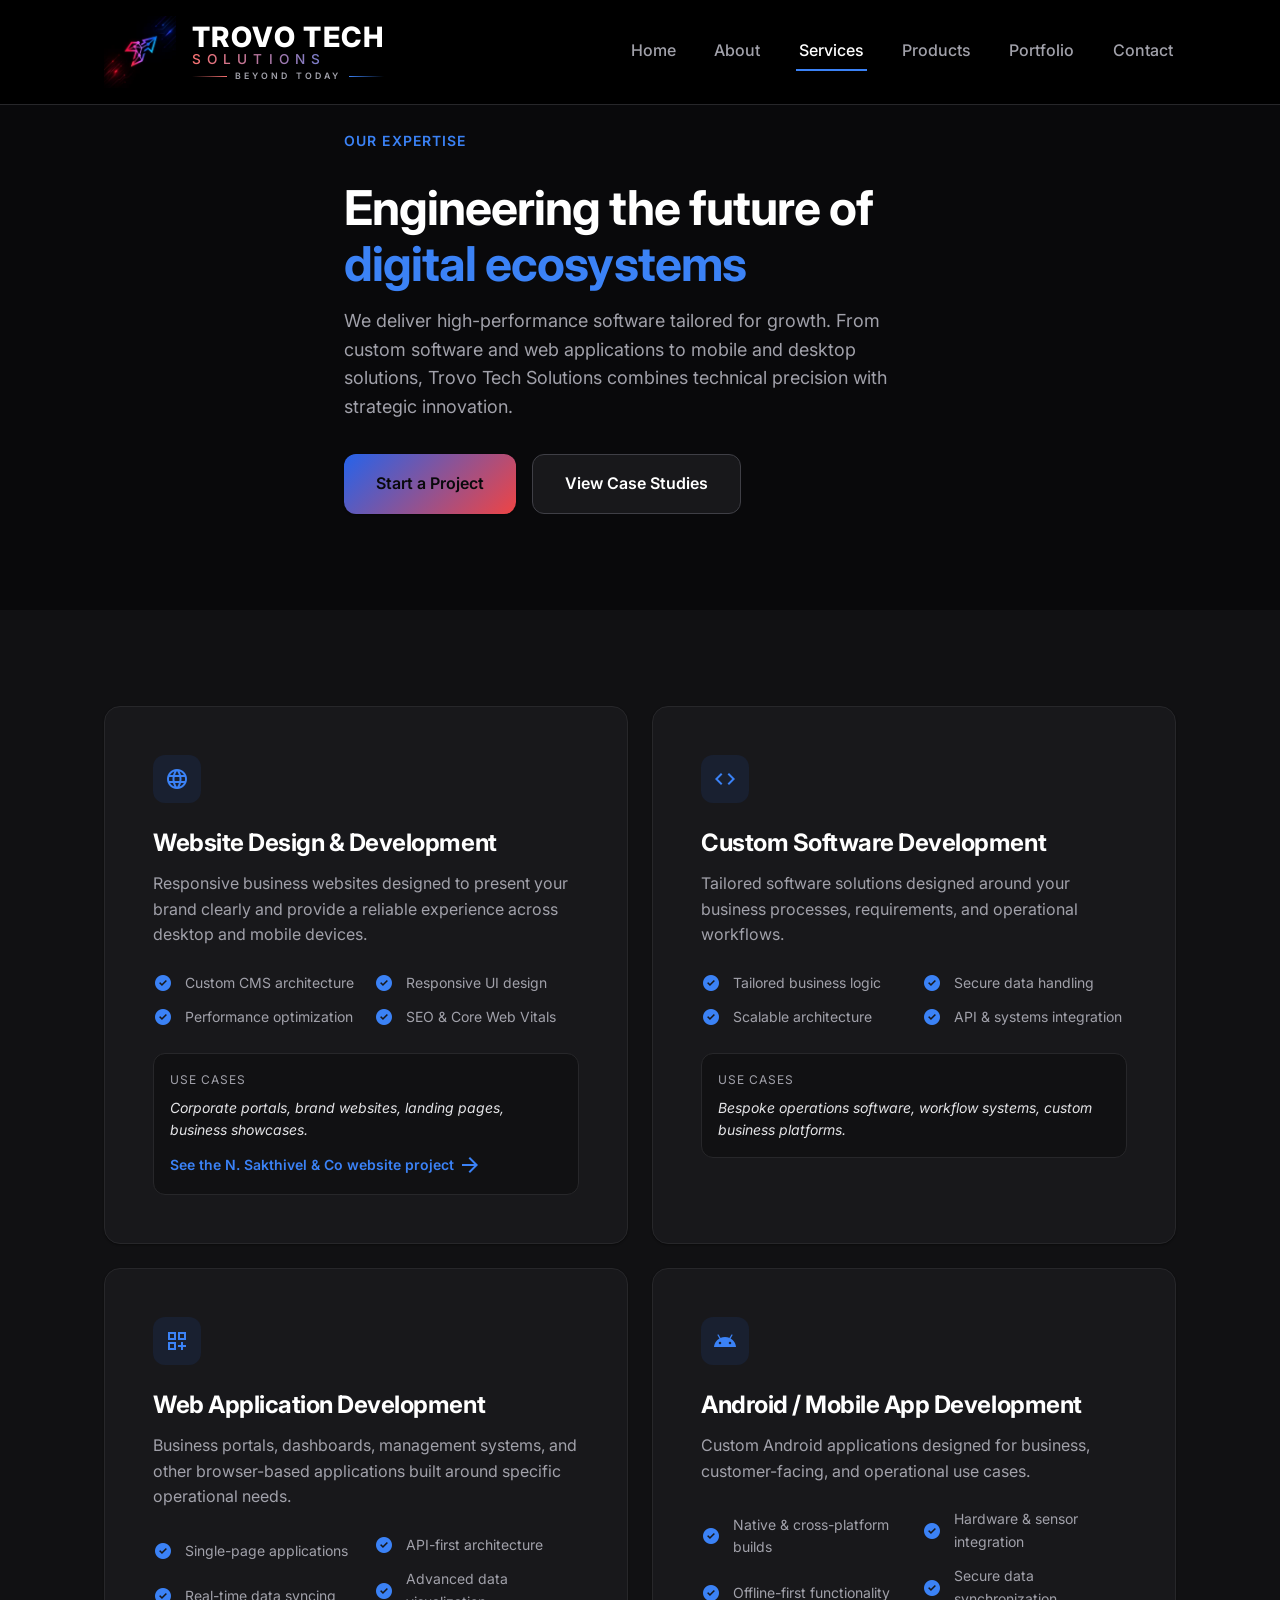
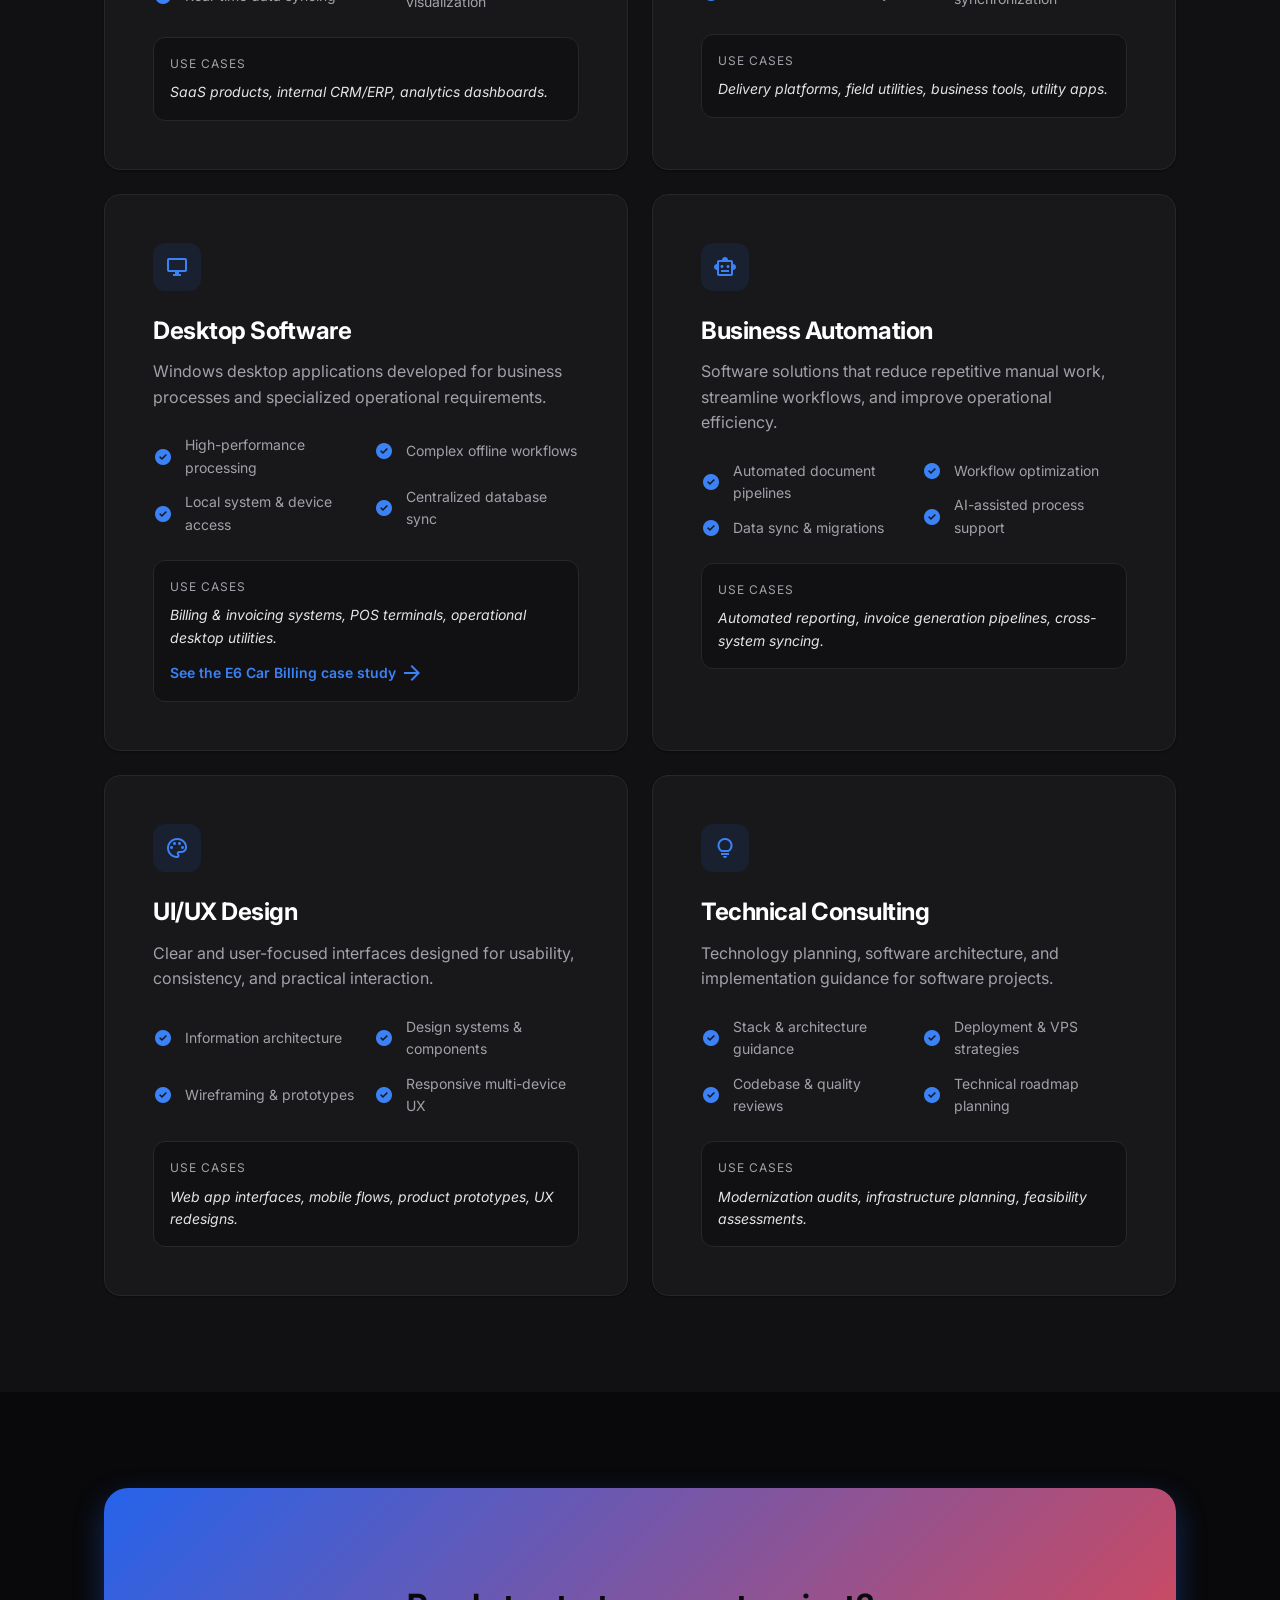
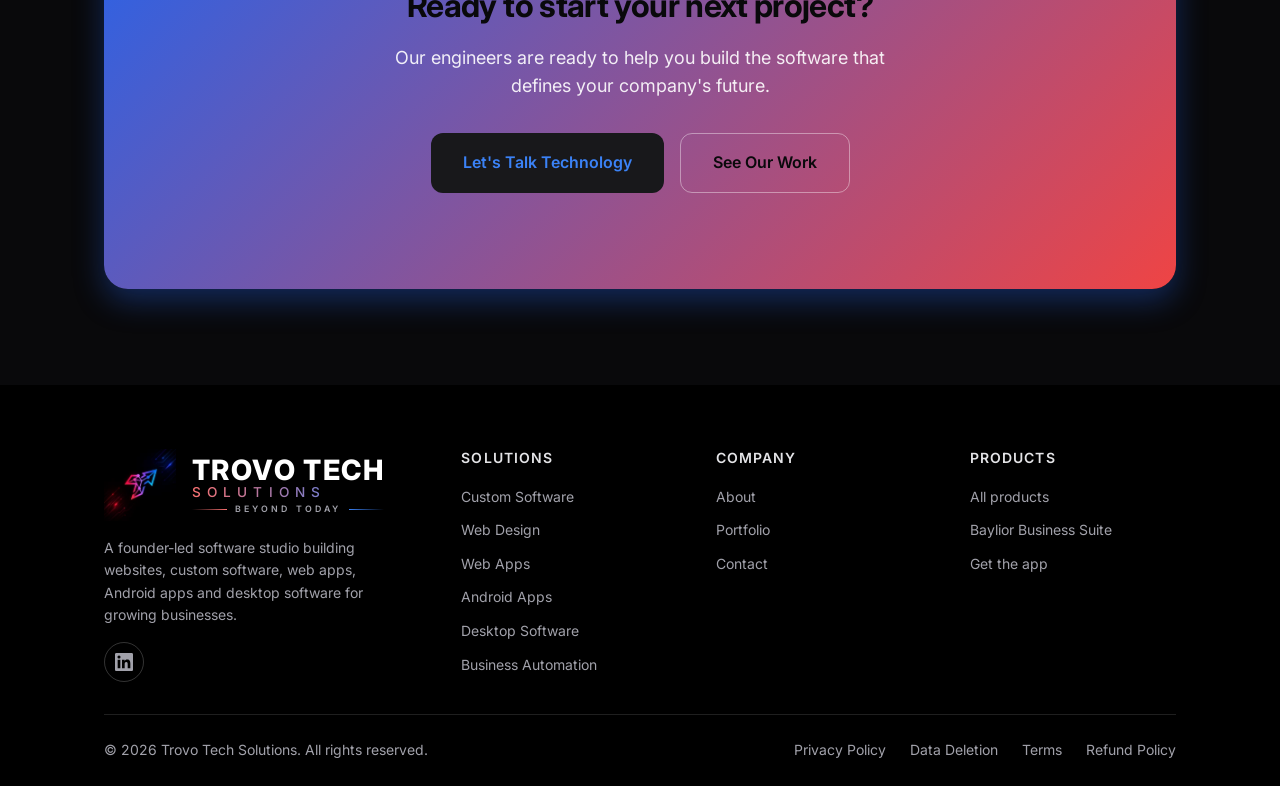
<file: services.html>
<!DOCTYPE html>
<html lang="en">
<head>
  <meta charset="UTF-8" />
  <meta name="viewport" content="width=device-width, initial-scale=1.0" />
  <title>Software Development Services | Trovo Tech Solutions</title>
  <meta name="description" content="Custom software, websites, web apps, Android apps, desktop software, business automation, UI/UX design and technical consulting from Trovo Tech Solutions." />
  <link rel="canonical" href="https://trovotechsolutions.in/services.html" />
  <link rel="icon" type="image/svg+xml" href="assets/favicon.svg" />
  <link rel="icon" type="image/png" sizes="32x32" href="assets/favicon-32x32.png" />

  <!-- Open Graph / social -->
  <meta property="og:type" content="website" />
  <meta property="og:site_name" content="Trovo Tech Solutions" />
  <meta property="og:title" content="Software Development Services | Trovo Tech Solutions" />
  <meta property="og:description" content="Custom software, websites, web apps, Android apps, desktop software, business automation, UI/UX design and technical consulting from Trovo Tech Solutions." />
  <meta property="og:url" content="https://trovotechsolutions.in/services.html" />
  <meta property="og:image" content="https://trovotechsolutions.in/assets/logo.png" />
  <meta name="twitter:card" content="summary_large_image" />
  <meta name="twitter:title" content="Software Development Services | Trovo Tech Solutions" />
  <meta name="twitter:description" content="Custom software, websites, web apps, Android apps, desktop software, business automation, UI/UX design and technical consulting from Trovo Tech Solutions." />
  <meta name="twitter:image" content="https://trovotechsolutions.in/assets/logo.png" />

  <link rel="preconnect" href="https://fonts.googleapis.com" />
  <link rel="preconnect" href="https://fonts.gstatic.com" crossorigin />
  <link href="https://fonts.googleapis.com/css2?family=Inter:wght@400;500;600;700;800&family=Material+Symbols+Outlined:opsz,wght,FILL,GRAD@24,400,0,0&display=swap" rel="stylesheet" />

  <link rel="stylesheet" href="css/variables.css?v=10" />
  <link rel="stylesheet" href="css/style.css?v=11" />
  <link rel="stylesheet" href="css/responsive.css?v=11" />
  <link rel="stylesheet" href="/css/products.css?v=2">
  <script src="/js/site-navigation.js?v=1" defer></script>
  <script src="/js/product-destinations.js?v=1" defer></script>
</head>
<body>
  <a href="#main" class="skip-link">Skip to content</a>

  <!-- ============ Navbar ============ -->
  <header class="navbar site-header">
    <div class="container navbar__inner">
      <a href="/index.html" class="brand-lockup">
        <img src="assets/logo-navbar.webp" onerror="this.onerror=null;this.src='/assets/logo-navbar.webp';" alt="Trovo Tech Solutions" class="brand-lockup__icon" width="72" height="72" />
        <div class="brand-lockup__text">
          <span class="brand-lockup__title">Trovo Tech</span>
          <span class="brand-lockup__subtitle">Solutions</span>
          <span class="brand-lockup__tagline">Beyond Today</span>
        </div>
      </a>
      <nav class="nav-links" id="site-navigation" aria-label="Primary">
        <a href="/index.html">Home</a>
        <a href="/about.html">About</a>
        <a href="/services.html" aria-current="page">Services</a>
        <a href="/products/">Products</a>
        <a href="/projects.html">Portfolio</a>
        <a href="/contact.html">Contact</a>
      </nav>
      <button class="nav-toggle" type="button" aria-label="Open menu" aria-expanded="false" aria-controls="site-navigation">
        <span class="material-symbols-outlined" aria-hidden="true">menu</span>
      </button>
    </div>
  </header>

  <main id="main">
    <!-- ============ Hero ============ -->
    <section class="page-hero">
      <div class="container page-hero__inner">
        <span class="eyebrow">Our Expertise</span>
        <h1>Engineering the future of <span>digital ecosystems</span></h1>
        <p class="lead">We deliver high-performance software tailored for growth. From custom software and web applications to mobile and desktop solutions, Trovo Tech Solutions combines technical precision with strategic innovation.</p>
        <div class="hero__actions mt-6">
          <a href="contact.html" class="btn btn--primary btn--lg">Start a Project</a>
          <a href="projects.html" class="btn btn--outline btn--lg">View Case Studies</a>
        </div>
      </div>
    </section>

    <!-- ============ Services detail ============ -->
    <section class="section section--tint">
      <div class="container grid grid--2">

        <!-- 1. Website Design & Development -->
        <article class="service reveal" id="web-design">
          <span class="icon-box"><span class="material-symbols-outlined">language</span></span>
          <h2>Website Design &amp; Development</h2>
          <p>Responsive business websites designed to present your brand clearly and provide a reliable experience across desktop and mobile devices.</p>
          <div class="service__cols">
            <ul class="feature-list">
              <li><span class="material-symbols-outlined">check_circle</span> Custom CMS architecture</li>
              <li><span class="material-symbols-outlined">check_circle</span> Performance optimization</li>
            </ul>
            <ul class="feature-list">
              <li><span class="material-symbols-outlined">check_circle</span> Responsive UI design</li>
              <li><span class="material-symbols-outlined">check_circle</span> SEO &amp; Core Web Vitals</li>
            </ul>
          </div>
          <div class="use-case">
            <span>Use Cases</span>
            <p>Corporate portals, brand websites, landing pages, business showcases.</p>
            <a href="projects.html#nsakthivel-website" class="link-arrow">See the N. Sakthivel &amp; Co website project <span class="material-symbols-outlined">arrow_forward</span></a>
          </div>
        </article>

        <!-- 2. Custom Software Development -->
        <article class="service reveal" id="custom-software">
          <span class="icon-box"><span class="material-symbols-outlined">code</span></span>
          <h2>Custom Software Development</h2>
          <p>Tailored software solutions designed around your business processes, requirements, and operational workflows.</p>
          <div class="service__cols">
            <ul class="feature-list">
              <li><span class="material-symbols-outlined">check_circle</span> Tailored business logic</li>
              <li><span class="material-symbols-outlined">check_circle</span> Scalable architecture</li>
            </ul>
            <ul class="feature-list">
              <li><span class="material-symbols-outlined">check_circle</span> Secure data handling</li>
              <li><span class="material-symbols-outlined">check_circle</span> API &amp; systems integration</li>
            </ul>
          </div>
          <div class="use-case">
            <span>Use Cases</span>
            <p>Bespoke operations software, workflow systems, custom business platforms.</p>
          </div>
        </article>

        <!-- 3. Web Application Development -->
        <article class="service reveal" id="web-apps">
          <span class="icon-box"><span class="material-symbols-outlined">dashboard_customize</span></span>
          <h2>Web Application Development</h2>
          <p>Business portals, dashboards, management systems, and other browser-based applications built around specific operational needs.</p>
          <div class="service__cols">
            <ul class="feature-list">
              <li><span class="material-symbols-outlined">check_circle</span> Single-page applications</li>
              <li><span class="material-symbols-outlined">check_circle</span> Real-time data syncing</li>
            </ul>
            <ul class="feature-list">
              <li><span class="material-symbols-outlined">check_circle</span> API-first architecture</li>
              <li><span class="material-symbols-outlined">check_circle</span> Advanced data visualization</li>
            </ul>
          </div>
          <div class="use-case">
            <span>Use Cases</span>
            <p>SaaS products, internal CRM/ERP, analytics dashboards.</p>
          </div>
        </article>

        <!-- 4. Android / Mobile App Development -->
        <article class="service reveal" id="android">
          <span class="icon-box"><span class="material-symbols-outlined">android</span></span>
          <h2>Android / Mobile App Development</h2>
          <p>Custom Android applications designed for business, customer-facing, and operational use cases.</p>
          <div class="service__cols">
            <ul class="feature-list">
              <li><span class="material-symbols-outlined">check_circle</span> Native &amp; cross-platform builds</li>
              <li><span class="material-symbols-outlined">check_circle</span> Offline-first functionality</li>
            </ul>
            <ul class="feature-list">
              <li><span class="material-symbols-outlined">check_circle</span> Hardware &amp; sensor integration</li>
              <li><span class="material-symbols-outlined">check_circle</span> Secure data synchronization</li>
            </ul>
          </div>
          <div class="use-case">
            <span>Use Cases</span>
            <p>Delivery platforms, field utilities, business tools, utility apps.</p>
          </div>
        </article>

        <!-- 5. Desktop Software -->
        <article class="service reveal" id="desktop">
          <span class="icon-box"><span class="material-symbols-outlined">desktop_windows</span></span>
          <h2>Desktop Software</h2>
          <p>Windows desktop applications developed for business processes and specialized operational requirements.</p>
          <div class="service__cols">
            <ul class="feature-list">
              <li><span class="material-symbols-outlined">check_circle</span> High-performance processing</li>
              <li><span class="material-symbols-outlined">check_circle</span> Local system &amp; device access</li>
            </ul>
            <ul class="feature-list">
              <li><span class="material-symbols-outlined">check_circle</span> Complex offline workflows</li>
              <li><span class="material-symbols-outlined">check_circle</span> Centralized database sync</li>
            </ul>
          </div>
          <div class="use-case">
            <span>Use Cases</span>
            <p>Billing &amp; invoicing systems, POS terminals, operational desktop utilities.</p>
            <a href="projects.html#e6-car-billing" class="link-arrow">See the E6 Car Billing case study <span class="material-symbols-outlined">arrow_forward</span></a>
          </div>
        </article>

        <!-- 6. Business Automation -->
        <article class="service reveal" id="automation">
          <span class="icon-box"><span class="material-symbols-outlined">smart_toy</span></span>
          <h2>Business Automation</h2>
          <p>Software solutions that reduce repetitive manual work, streamline workflows, and improve operational efficiency.</p>
          <div class="service__cols">
            <ul class="feature-list">
              <li><span class="material-symbols-outlined">check_circle</span> Automated document pipelines</li>
              <li><span class="material-symbols-outlined">check_circle</span> Data sync &amp; migrations</li>
            </ul>
            <ul class="feature-list">
              <li><span class="material-symbols-outlined">check_circle</span> Workflow optimization</li>
              <li><span class="material-symbols-outlined">check_circle</span> AI-assisted process support</li>
            </ul>
          </div>
          <div class="use-case">
            <span>Use Cases</span>
            <p>Automated reporting, invoice generation pipelines, cross-system syncing.</p>
          </div>
        </article>

        <!-- 7. UI/UX Design -->
        <article class="service reveal" id="ui-ux">
          <span class="icon-box"><span class="material-symbols-outlined">palette</span></span>
          <h2>UI/UX Design</h2>
          <p>Clear and user-focused interfaces designed for usability, consistency, and practical interaction.</p>
          <div class="service__cols">
            <ul class="feature-list">
              <li><span class="material-symbols-outlined">check_circle</span> Information architecture</li>
              <li><span class="material-symbols-outlined">check_circle</span> Wireframing &amp; prototypes</li>
            </ul>
            <ul class="feature-list">
              <li><span class="material-symbols-outlined">check_circle</span> Design systems &amp; components</li>
              <li><span class="material-symbols-outlined">check_circle</span> Responsive multi-device UX</li>
            </ul>
          </div>
          <div class="use-case">
            <span>Use Cases</span>
            <p>Web app interfaces, mobile flows, product prototypes, UX redesigns.</p>
          </div>
        </article>

        <!-- 8. Technical Consulting -->
        <article class="service reveal" id="consulting">
          <span class="icon-box"><span class="material-symbols-outlined">lightbulb</span></span>
          <h2>Technical Consulting</h2>
          <p>Technology planning, software architecture, and implementation guidance for software projects.</p>
          <div class="service__cols">
            <ul class="feature-list">
              <li><span class="material-symbols-outlined">check_circle</span> Stack &amp; architecture guidance</li>
              <li><span class="material-symbols-outlined">check_circle</span> Codebase &amp; quality reviews</li>
            </ul>
            <ul class="feature-list">
              <li><span class="material-symbols-outlined">check_circle</span> Deployment &amp; VPS strategies</li>
              <li><span class="material-symbols-outlined">check_circle</span> Technical roadmap planning</li>
            </ul>
          </div>
          <div class="use-case">
            <span>Use Cases</span>
            <p>Modernization audits, infrastructure planning, feasibility assessments.</p>
          </div>
        </article>

      </div>
    </section>

    <!-- ============ CTA ============ -->
    <section class="section" id="contact">
      <div class="container">
        <div class="cta reveal">
          <h2>Ready to start your next project?</h2>
          <p>Our engineers are ready to help you build the software that defines your company's future.</p>
          <div class="cta__actions">
            <a href="contact.html" class="btn btn--white btn--lg">Let's Talk Technology</a>
            <a href="projects.html" class="btn btn--ghost btn--lg">See Our Work</a>
          </div>
        </div>
      </div>
    </section>
  </main>

  <!-- ============ Footer ============ -->
  <footer class="footer">
    <div class="container">
      <div class="footer__grid">
        <div>
          <a href="index.html" class="brand-lockup">
          <img loading="lazy" src="assets/logo-navbar.webp" alt="Trovo Tech Solutions" class="brand-lockup__icon" width="72" height="72" />
          <div class="brand-lockup__text">
            <span class="brand-lockup__title">Trovo Tech</span>
            <span class="brand-lockup__subtitle">Solutions</span>
            <span class="brand-lockup__tagline">Beyond Today</span>
          </div>
        </a>
          <p class="footer__about">A founder-led software studio building websites, custom software, web apps, Android apps and desktop software for growing businesses.</p>
          <div class="socials">
            <a href="https://www.linkedin.com/company/trovotechsolutions/?viewAsMember=true" target="_blank" rel="noopener noreferrer" aria-label="LinkedIn"><svg viewBox="0 0 24 24"><path d="M20.447 20.452h-3.554v-5.569c0-1.328-.027-3.037-1.852-3.037-1.853 0-2.136 1.445-2.136 2.939v5.667H9.351V9h3.414v1.561h.046c.477-.9 1.637-1.85 3.37-1.85 3.601 0 4.267 2.37 4.267 5.455v6.286zM5.337 7.433a2.062 2.062 0 01-2.063-2.065 2.064 2.064 0 112.063 2.065zm1.782 13.019H3.555V9h3.564v11.452zM22.225 0H1.771C.792 0 0 .774 0 1.729v20.542C0 23.227.792 24 1.771 24h20.451C23.2 24 24 23.227 24 22.271V1.729C24 .774 23.2 0 22.222 0h.003z"/></svg></a>
          </div>
        </div>
        <div>
          <h2>Solutions</h2>
          <ul class="footer__links">
            <li><a href="services.html#custom-software">Custom Software</a></li>
            <li><a href="services.html#web-design">Web Design</a></li>
            <li><a href="services.html#web-apps">Web Apps</a></li>
            <li><a href="services.html#android">Android Apps</a></li>
            <li><a href="services.html#desktop">Desktop Software</a></li>
            <li><a href="services.html#automation">Business Automation</a></li>
          </ul>
        </div>
        <div>
          <h2>Company</h2>
          <ul class="footer__links">
            <li><a href="about.html">About</a></li>
            <li><a href="projects.html">Portfolio</a></li>
            <li><a href="contact.html">Contact</a></li>
          </ul>
        </div>
      <div class="footer-products">
          <h2>Products</h2>
          <ul class="footer__links">
            <li><a href="/products/">All products</a></li>
            <li><a href="/products/baylior/">Baylior Business Suite</a></li>
            <li><a href="/products/baylior/#get-the-app">Get the app</a></li>
          </ul>
        </div>
</div>
      <div class="footer__bottom">
        <p>&copy; <span data-year>2026</span> Trovo Tech Solutions. All rights reserved.</p>
        <nav class="footer__legal" aria-label="Legal">
          <a href="privacy-policy/">Privacy Policy</a>
          <a href="data-deletion/">Data Deletion</a>
        <a href="/terms/">Terms</a><a href="/refund-policy/">Refund Policy</a></nav>
      </div>
    </div>
  </footer>

  <script src="js/main.js?v=9"></script>
</body>
</html>
</file>
<file: css/variables.css>
/* ==========================================================================
   Trovo Tech Solutions — Design Tokens
   Single source of truth for colors, typography, spacing, radius & elevation.
   ========================================================================== */

:root {
  /* ---------- Brand Colors ---------- */
  --color-primary: #ffffff;        /* White — authority, headings, footer */
  --color-primary-600: #f4f4f5;    /* Off-white hover/tint */
  --color-secondary: #3b82f6;      /* Vivid Blue — primary actions, links (adjusted for dark mode) */
  --color-secondary-600: #2563eb;  /* Blue hover */
  --color-accent: #f87171;         /* Vibrant Red — highlights, gradient terminus (adjusted for dark mode) */

  /* ---------- Surfaces & Text ---------- */
  --color-bg: #09090b;             /* Page canvas (Deep Black) */
  --color-surface: #18181b;        /* Cards / containers (Zinc 900) */
  --color-surface-alt: #111113;    /* Subtle section contrast (Very Dark Zinc) */
  --color-text: #e4e4e7;           /* Primary text (Zinc 200) */
  --color-text-muted: #a1a1aa;     /* Secondary text (Zinc 400) */
  --color-text-invert: #09090b;    /* Text on light surfaces (Inverted) */
  --color-border: #27272a;         /* Hairline borders (Zinc 800) */
  --color-border-strong: #3f3f46;  /* Input borders (Zinc 700) */

  /* ---------- Tinted Utility ---------- */
  --color-secondary-tint: rgba(37, 99, 235, 0.10);
  --color-accent-tint: rgba(239, 68, 68, 0.10);

  /* ---------- Gradients ---------- */
  --gradient-brand: linear-gradient(135deg, #2563eb 0%, #ef4444 100%);
  --gradient-hero: radial-gradient(at 0% 0%, rgba(37, 99, 235, 0.08) 0, transparent 55%),
                   radial-gradient(at 100% 100%, rgba(239, 68, 68, 0.08) 0, transparent 55%);

  /* ---------- Typography ---------- */
  --font-sans: "Inter", system-ui, -apple-system, "Segoe UI", Roboto, sans-serif;

  --fs-display: 3rem;      /* 48px — hero H1 */
  --fs-h1: 2.5rem;         /* 40px */
  --fs-h2: 2rem;           /* 32px — section titles */
  --fs-h3: 1.5rem;         /* 24px — card titles */
  --fs-h4: 1.125rem;       /* 18px */
  --fs-lg: 1.125rem;       /* 18px — lead paragraph */
  --fs-base: 1rem;         /* 16px — body */
  --fs-sm: 0.875rem;       /* 14px — small text / labels */
  --fs-xs: 0.75rem;        /* 12px — badges / captions */

  --fw-regular: 400;
  --fw-medium: 500;
  --fw-semibold: 600;
  --fw-bold: 700;
  --fw-extrabold: 800;

  --lh-tight: 1.15;
  --lh-snug: 1.35;
  --lh-normal: 1.6;
  --tracking-tight: -0.02em;
  --tracking-wide: 0.08em;

  /* ---------- Spacing scale (4px base) ---------- */
  --space-1: 0.25rem;   /* 4  */
  --space-2: 0.5rem;    /* 8  */
  --space-3: 0.75rem;   /* 12 */
  --space-4: 1rem;      /* 16 */
  --space-5: 1.5rem;    /* 24 */
  --space-6: 2rem;      /* 32 */
  --space-7: 3rem;      /* 48 */
  --space-8: 4rem;      /* 64 */
  --space-9: 6rem;      /* 96 */

  /* ---------- Layout ---------- */
  --container-max: 1200px;
  --container-pad: 1.25rem;   /* mobile gutters (20px) */
  --section-y: 4rem;          /* vertical section rhythm (mobile) */

  /* ---------- Radius ---------- */
  --radius-sm: 8px;
  --radius-md: 12px;
  --radius-lg: 16px;
  --radius-xl: 24px;
  --radius-pill: 9999px;

  /* ---------- Elevation (tuned for dark canvas) ---------- */
  --shadow-sm: 0 1px 2px rgba(0, 0, 0, 0.4);
  --shadow-md: 0 4px 20px rgba(0, 0, 0, 0.5);
  --shadow-lg: 0 12px 32px rgba(0, 0, 0, 0.6);
  --shadow-brand: 0 12px 30px rgba(37, 99, 235, 0.35);

  /* ---------- Motion ---------- */
  --transition: 0.25s ease;
}
</file>
<file: css/style.css>
/* ==========================================================================
   Trovo Tech Solutions — Core Styles
   Structure: 1) Reset/Base  2) Layout  3) Components  4) Page sections
   All colors/spacing pull from variables.css. No hard-coded hex here except
   inside gradients already tokenized. Mobile-first; breakpoints in responsive.css
   ========================================================================== */

/* ============================ 1. RESET & BASE ============================ */
*,
*::before,
*::after { box-sizing: border-box; }

* { margin: 0; padding: 0; }

html { scroll-behavior: smooth; -webkit-text-size-adjust: 100%; }

body {
  font-family: var(--font-sans);
  font-size: var(--fs-base);
  font-weight: var(--fw-regular);
  line-height: var(--lh-normal);
  color: var(--color-text);
  background-color: var(--color-bg);
  -webkit-font-smoothing: antialiased;
  overflow-x: hidden;
}

img { max-width: 100%; display: block; }
a { color: inherit; text-decoration: none; }
ul { list-style: none; }
button { font-family: inherit; cursor: pointer; border: none; background: none; }

/* Visible keyboard focus for all interactive elements (mouse clicks stay clean) */
:focus-visible {
  outline: 2px solid var(--color-secondary);
  outline-offset: 3px;
  border-radius: var(--radius-sm);
}

/* Skip-to-content link: hidden until focused via keyboard */
.skip-link {
  position: absolute;
  left: var(--space-4);
  top: -100px;
  z-index: 100;
  padding: 0.625rem 1rem;
  background: var(--color-secondary);
  color: var(--color-text-invert);
  font-weight: var(--fw-semibold);
  border-radius: var(--radius-sm);
  transition: top var(--transition);
}
.skip-link:focus { top: var(--space-4); }

h1, h2, h3, h4 {
  color: var(--color-primary);
  line-height: var(--lh-snug);
  font-weight: var(--fw-bold);
}
h1 { font-size: var(--fs-h1); line-height: var(--lh-tight); letter-spacing: var(--tracking-tight); }
h2 { font-size: var(--fs-h2); letter-spacing: var(--tracking-tight); }
h3 { font-size: var(--fs-h3); font-weight: var(--fw-semibold); }
h4 { font-size: var(--fs-h4); font-weight: var(--fw-semibold); }

/* ============================ 2. LAYOUT ============================ */

/* Centered content wrapper */
.container {
  width: 100%;
  max-width: var(--container-max);
  margin-inline: auto;
  padding-inline: var(--container-pad);
}

/* Vertical rhythm block */
.section { padding-block: var(--section-y); }
.section--tint { background-color: var(--color-surface-alt); }
.section--surface { background-color: var(--color-surface); }

/* Section intro heading group */
.section-head { max-width: 640px; margin-bottom: var(--space-7); }
.section-head--center { margin-inline: auto; text-align: center; }
.section-head p { color: var(--color-text-muted); margin-top: var(--space-3); font-size: var(--fs-lg); }

/* Eyebrow label above headings */
.eyebrow {
  display: inline-block;
  font-size: var(--fs-sm);
  font-weight: var(--fw-semibold);
  letter-spacing: var(--tracking-wide);
  text-transform: uppercase;
  color: var(--color-secondary);
  margin-bottom: var(--space-3);
}

/* Reusable grids */
.grid { display: grid; gap: var(--space-5); }
.grid--2 { grid-template-columns: repeat(2, 1fr); }
.grid--3 { grid-template-columns: repeat(3, 1fr); }
.grid--4 { grid-template-columns: repeat(4, 1fr); }

/* Generic muted paragraph */
.text-muted { color: var(--color-text-muted); }
.lead { font-size: var(--fs-lg); color: var(--color-text-muted); line-height: var(--lh-normal); }

/* ============================ 3. COMPONENTS ============================ */

/* ---- Buttons ---- */
.btn {
  display: inline-flex;
  align-items: center;
  justify-content: center;
  gap: var(--space-2);
  padding: 0.75rem 1.5rem;
  font-size: var(--fs-sm);
  font-weight: var(--fw-semibold);
  border-radius: var(--radius-sm);
  transition: transform var(--transition), box-shadow var(--transition),
              background-color var(--transition), color var(--transition),
              border-color var(--transition);
  white-space: nowrap;
}
.btn:active { transform: scale(0.97); }

.btn--primary {
  background: var(--gradient-brand);
  color: var(--color-text-invert);
  box-shadow: var(--shadow-sm);
}
.btn--primary:hover { transform: translateY(-2px); box-shadow: var(--shadow-brand); }

.btn--outline {
  background: var(--color-surface);
  color: var(--color-primary);
  border: 1px solid var(--color-border-strong);
}
.btn--outline:hover { border-color: var(--color-secondary); color: var(--color-secondary); }

.btn--ghost {
  color: var(--color-text-invert);
  border: 1px solid rgba(255, 255, 255, 0.4);
}
.btn--ghost:hover { background: rgba(255, 255, 255, 0.12); }

.btn--lg { padding: 1rem 2rem; font-size: var(--fs-base); border-radius: var(--radius-md); }

/* Text link with arrow */
.link-arrow {
  display: inline-flex;
  align-items: center;
  gap: var(--space-1);
  color: var(--color-secondary);
  font-weight: var(--fw-semibold);
  font-size: var(--fs-sm);
}
.link-arrow:hover { gap: var(--space-2); }

/* ---- Cards ---- */
.card {
  background: var(--color-surface);
  border: 1px solid var(--color-border);
  border-radius: var(--radius-lg);
  padding: var(--space-6);
  box-shadow: var(--shadow-sm);
  transition: transform var(--transition), box-shadow var(--transition),
              border-color var(--transition);
}
.card--hover:hover {
  transform: translateY(-6px);
  box-shadow: var(--shadow-lg);
  border-color: var(--color-secondary);
}

/* Icon chip inside cards */
.icon-box {
  width: 3rem;
  height: 3rem;
  display: inline-flex;
  align-items: center;
  justify-content: center;
  border-radius: var(--radius-md);
  background: var(--color-secondary-tint);
  color: var(--color-secondary);
  margin-bottom: var(--space-5);
  transition: background-color var(--transition), color var(--transition);
}
.card--hover:hover .icon-box { background: var(--color-secondary); color: var(--color-text-invert); }

.card h3 { margin-bottom: var(--space-3); }

/* Whole card clickable: the heading link stretches over the card */
.card--link { position: relative; }
.card__link { color: inherit; }
.card__link::after { content: ""; position: absolute; inset: 0; border-radius: inherit; }
.card__link:focus-visible { outline: none; }
.card--link:focus-within { outline: 2px solid var(--color-secondary); outline-offset: 2px; }
.card p { color: var(--color-text-muted); font-size: var(--fs-sm); text-align: justify; text-justify: inter-word; }

/* Badges / chips */
.badge {
  display: inline-block;
  font-size: var(--fs-xs);
  font-weight: var(--fw-semibold);
  letter-spacing: var(--tracking-wide);
  text-transform: uppercase;
  padding: 0.25rem 0.625rem;
  border-radius: var(--radius-sm);
  background: var(--color-surface-alt);
  color: var(--color-text-muted);
}
.badge--brand { background: var(--color-secondary-tint); color: var(--color-secondary); }
.badge--pill { border-radius: var(--radius-pill); padding: 0.375rem 1rem; }

/* Feature list with check icons */
.feature-list { display: grid; gap: var(--space-3); }
.feature-list li {
  display: flex;
  align-items: center;
  gap: var(--space-3);
  color: var(--color-text-muted);
  font-size: var(--fs-sm);
}
.feature-list .material-symbols-outlined {
  color: var(--color-secondary);
  font-size: 1.25rem;
  font-variation-settings: 'FILL' 1;
}

/* ---- Navbar ---- */
.navbar {
  position: fixed;
  inset: 0 0 auto 0;
  z-index: 50;
  background: #000000;
  border-bottom: 1px solid var(--color-border);
  transition: box-shadow var(--transition), padding var(--transition);
}
.navbar.is-scrolled { box-shadow: var(--shadow-md); }
.navbar__inner {
  display: flex;
  align-items: center;
  justify-content: space-between;
  padding-block: var(--space-4);
}
.nav-links {
  display: flex;
  align-items: center;
  gap: var(--space-6);
}
.nav-links a {
  font-size: var(--fs-base);
  color: var(--color-text-muted);
  font-weight: var(--fw-medium);
  padding: 0.35rem 0.2rem;
  border-bottom: 2px solid transparent;
  transition: color var(--transition), border-color var(--transition);
  text-decoration: none;
  white-space: nowrap;
}
.nav-links a:hover { color: #ffffff; }
.nav-links a.is-active,
.nav-links a[aria-current="page"] {
  color: #ffffff;
  border-bottom-color: var(--color-secondary);
}

.nav-toggle { display: none; color: var(--color-primary); }

/* ---- Footer ---- */
.footer {
  background: #000000;
  color: var(--color-text-muted);
}
.footer__grid {
  display: grid;
  grid-template-columns: 2fr 1fr 1fr;
  gap: var(--space-7);
  padding-block: var(--space-8) var(--space-6);
}
.footer__about { max-width: 34ch; margin-block: var(--space-4); font-size: var(--fs-sm); }
.footer h2 {
  color: var(--color-text);
  font-size: var(--fs-sm);
  font-weight: var(--fw-semibold);
  text-transform: uppercase;
  letter-spacing: var(--tracking-wide);
  margin-bottom: var(--space-4);
}
.footer__links { display: grid; gap: var(--space-2); }
.footer__links a { font-size: var(--fs-sm); transition: color var(--transition); }
.footer__links a:hover { color: var(--color-accent); }

.socials { display: flex; gap: var(--space-3); margin-top: var(--space-4); }
.socials a {
  width: 2.5rem;
  height: 2.5rem;
  display: inline-flex;
  align-items: center;
  justify-content: center;
  border-radius: var(--radius-pill);
  border: 1px solid rgba(255, 255, 255, 0.2);
  transition: border-color var(--transition), color var(--transition);
}
.socials a:hover { border-color: var(--color-accent); color: var(--color-accent); }
.socials svg { width: 1.125rem; height: 1.125rem; fill: currentColor; }

.footer__bottom {
  border-top: 1px solid rgba(255, 255, 255, 0.12);
  padding-block: var(--space-5);
  display: flex;
  justify-content: space-between;
  align-items: center;
  gap: var(--space-4);
  font-size: var(--fs-sm);
}
.footer__bottom a:hover { color: var(--color-accent); }
.footer__legal { display: flex; gap: var(--space-5); }

/* ============================ 4. PAGE SECTIONS ============================ */

/* ---- Hero (shared) ---- */
.hero {
  padding-top: calc(var(--space-9) + var(--space-4));
  padding-bottom: var(--section-y);
  background-image: var(--gradient-hero);
}
.hero__grid {
  display: grid;
  grid-template-columns: 1fr 1fr;
  gap: var(--space-8);
  align-items: center;
}
.hero h1 { font-size: var(--fs-display); margin-block: var(--space-4); }
.hero h1 span { color: var(--color-secondary); }
.hero .lead { margin-bottom: var(--space-6); max-width: 46ch; }
.hero__actions { display: flex; flex-wrap: wrap; gap: var(--space-4); }

/* Page hero (interior pages, single column) */
.page-hero { padding-top: calc(var(--space-9) + var(--space-6)); padding-bottom: var(--section-y); }
.page-hero__inner { max-width: 720px; }
.page-hero__inner--wide { max-width: var(--container-max); }
.page-hero__inner--wide h1 { text-wrap: balance; }
.page-hero__inner--wide .lead { max-width: 100%; text-wrap: pretty; text-align: justify; text-justify: inter-word; }
.page-hero h1 { font-size: var(--fs-display); margin-block: var(--space-4); }
.page-hero h1 span { color: var(--color-secondary); }

/* Home hero visual (video) */
.hero__visual { position: relative; }

/* Pill row (hero tags) */
.pill-row { display: flex; flex-wrap: wrap; gap: var(--space-3); margin-top: var(--space-5); }
.pill {
  display: inline-flex;
  align-items: center;
  gap: var(--space-2);
  padding: 0.45rem 0.9rem;
  border-radius: var(--radius-pill);
  background: var(--color-surface);
  border: 1px solid var(--color-border);
  font-size: var(--fs-sm);
  font-weight: var(--fw-medium);
  white-space: nowrap;
}
.pill .material-symbols-outlined { color: var(--color-secondary); font-size: 1.125rem; }

/* ---- Why choose us / split media ---- */
.split { display: grid; grid-template-columns: 1fr 1fr; gap: var(--space-8); align-items: center; }
.media {
  position: relative;
  border-radius: var(--radius-xl);
  overflow: hidden;
  box-shadow: var(--shadow-lg);
  aspect-ratio: 4 / 3;
}
.media img { width: 100%; height: 100%; object-fit: cover; transition: transform 0.6s ease; }
.media:hover img { transform: scale(1.06); }
.media__caption {
  position: absolute;
  inset: auto 0 0 0;
  padding: var(--space-6);
  color: #ffffff;
  background: linear-gradient(to top, rgba(0, 0, 0, 0.8), transparent);
}
.media__caption strong { display: block; font-size: var(--fs-h4); color: #ffffff; }
.media__caption span { color: rgba(255, 255, 255, 0.8); }

/* Feature mini-grid (icon + text) */
.mini-grid { display: grid; grid-template-columns: 1fr 1fr; gap: var(--space-5); margin-top: var(--space-6); }
.mini { display: flex; gap: var(--space-3); }
.mini .material-symbols-outlined { color: var(--color-secondary); font-size: 1.75rem; }
.mini h3 { font-size: var(--fs-h4); color: var(--color-primary); margin-bottom: var(--space-1); }
.mini p { font-size: var(--fs-sm); color: var(--color-text-muted); }

/* ---- Project cards ---- */
.project-card {
  background: var(--color-surface);
  border: 1px solid var(--color-border);
  border-radius: var(--radius-lg);
  overflow: hidden;
  box-shadow: var(--shadow-sm);
  transition: transform var(--transition), box-shadow var(--transition);
  display: flex;
  flex-direction: column;
}
.project-card:hover { transform: translateY(-6px); box-shadow: var(--shadow-lg); }
.project-card__media { height: 200px; overflow: hidden; position: relative; }
.project-card__media img { width: 100%; height: 100%; object-fit: cover; transition: transform 0.5s ease; }
.project-card:hover .project-card__media img { transform: scale(1.06); }
.project-card__badges {
  position: absolute;
  top: var(--space-4);
  left: var(--space-4);
  display: flex;
  flex-wrap: wrap;
  gap: var(--space-2);
}
.project-card__body { padding: var(--space-5); display: flex; flex-direction: column; flex: 1; }
.project-card__body h3 { margin-bottom: var(--space-2); }
.project-card__body p { color: var(--color-text-muted); font-size: var(--fs-sm); margin-bottom: var(--space-4); }
.tech-stack { display: flex; flex-wrap: wrap; gap: var(--space-2); margin-top: auto; }
.tech-stack span {
  font-size: var(--fs-xs);
  font-weight: var(--fw-medium);
  padding: 0.25rem 0.625rem;
  border-radius: var(--radius-sm);
  background: var(--color-surface-alt);
  color: var(--color-text-muted);
}

/* ---- CTA banner ---- */
.cta {
  background: var(--gradient-brand);
  border-radius: var(--radius-xl);
  padding: var(--space-9) var(--space-6);
  text-align: center;
  color: var(--color-text-invert);
  box-shadow: var(--shadow-brand);
}
.cta h2 { color: var(--color-text-invert); margin-bottom: var(--space-4); }
.cta p { color: rgba(255, 255, 255, 0.9); max-width: 46ch; margin: 0 auto var(--space-6); font-size: var(--fs-lg); }
.cta__actions { display: flex; flex-wrap: wrap; gap: var(--space-4); justify-content: center; }

/* ---- Services (detailed page) ---- */
.service {
  background: var(--color-surface);
  border: 1px solid var(--color-border);
  border-radius: var(--radius-lg);
  padding: var(--space-7);
  box-shadow: var(--shadow-sm);
  transition: transform var(--transition), box-shadow var(--transition);
}
.service:hover { transform: translateY(-4px); box-shadow: var(--shadow-lg); }
.service h2 { font-size: var(--fs-h3); margin-bottom: var(--space-3); }
.service > p { color: var(--color-text-muted); margin-bottom: var(--space-5); }
.service__cols { display: grid; grid-template-columns: 1fr 1fr; gap: var(--space-4); margin-bottom: var(--space-5); }
.use-case {
  background: var(--color-surface-alt);
  border: 1px solid var(--color-border);
  border-radius: var(--radius-md);
  padding: var(--space-4);
}
.use-case > span { display: block; font-size: var(--fs-xs); text-transform: uppercase; letter-spacing: var(--tracking-wide); color: var(--color-text-muted); margin-bottom: var(--space-2); }
.use-case p { font-size: var(--fs-sm); font-style: italic; color: var(--color-text); }
.use-case .link-arrow { margin-top: var(--space-3); }

/* ---- Founder / bio split ---- */
.founder__photo {
  border-radius: var(--radius-xl);
  overflow: hidden;
  box-shadow: var(--shadow-lg);
  border: 4px solid var(--color-surface);
  aspect-ratio: 1 / 1;
}
.founder__photo img { width: 100%; height: 100%; object-fit: cover; }
.quote { font-size: var(--fs-lg); font-style: italic; color: var(--color-primary); line-height: var(--lh-normal); margin-bottom: var(--space-5); text-align: justify; text-justify: inter-word; }
.split p { text-align: justify; text-justify: inter-word; }
.stats-row { display: grid; grid-template-columns: repeat(2, 1fr); gap: var(--space-5); border-top: 1px solid var(--color-border); padding-top: var(--space-6); margin-top: var(--space-6); }
.stat strong { display: block; font-size: var(--fs-h3); color: var(--color-primary); }
.stat span { font-size: var(--fs-sm); color: var(--color-text-muted); }

/* ---- Tech arsenal (dark band) ---- */
.band { background: var(--color-surface-alt); color: var(--color-text-muted); text-align: center; }
.band h2 { color: var(--color-primary); }
.band p { max-width: 56ch; margin: var(--space-3) auto var(--space-7); }
.tech-row { display: flex; flex-wrap: wrap; justify-content: center; gap: var(--space-7); }
.tech-item { display: flex; flex-direction: column; align-items: center; gap: var(--space-3); }
.tech-item .chip {
  width: 4rem; height: 4rem;
  border-radius: var(--radius-md);
  background: rgba(255, 255, 255, 0.08);
  display: flex; align-items: center; justify-content: center;
  color: var(--color-primary);
  transition: background-color var(--transition);
}
.tech-item:hover .chip { background: rgba(255, 255, 255, 0.18); }
.tech-item .material-symbols-outlined { font-size: 2rem; font-variation-settings: 'FILL' 1; }
.tech-item span { font-size: var(--fs-sm); font-weight: var(--fw-medium); color: var(--color-text); }

/* Section header with side action */
.section-head--row { display: flex; justify-content: space-between; align-items: flex-end; flex-wrap: wrap; gap: var(--space-4); max-width: none; }

/* Material Symbols baseline */
.material-symbols-outlined {
  font-variation-settings: 'FILL' 0, 'wght' 400, 'GRAD' 0, 'opsz' 24;
  line-height: 1;
  vertical-align: middle;
}

/* Scroll-reveal helper */
.reveal { opacity: 0; transform: translateY(24px); transition: opacity 0.7s ease, transform 0.7s ease; }
.reveal.is-visible { opacity: 1; transform: none; }

/* ============================ 5. UTILITIES & MODIFIERS ============================ */
/* Small, reusable helpers so markup carries no inline CSS. */

/* Spacing helpers */
.mt-3 { margin-top: var(--space-3); }
.mt-4 { margin-top: var(--space-4); }
.mt-6 { margin-top: var(--space-6); }
.section--flush { padding-top: 0; }

/* White CTA button on brand gradient */
.btn--white { background: var(--color-surface); color: var(--color-secondary); }
.btn--white:hover { background: var(--color-surface-alt); transform: translateY(-2px); }

/* Centered page-hero variant (clients) */
.page-hero__inner--center { max-width: 760px; margin-inline: auto; text-align: center; }
.page-hero__inner--center .lead { margin-inline: auto; }


/* Hide helper (used for graceful image fallback via JS) */
.is-hidden { display: none !important; }

/* ---- Project card: icon banner variant (no photo needed) ---- */
.project-card__banner {
  height: 160px;
  display: flex;
  align-items: center;
  justify-content: center;
  background: var(--gradient-brand);
  color: var(--color-text-invert);
  position: relative;
}
.project-card__banner .material-symbols-outlined { font-size: 3.5rem; }
.project-card__banner .badge {
  position: absolute;
  top: var(--space-4);
  left: var(--space-4);
  background: rgba(255, 255, 255, 0.9);
  color: var(--color-secondary);
}
.project-card__link { margin-top: var(--space-4); }

/* ---- Client logo grid with captions ---- */
.client-grid {
  display: flex;
  flex-wrap: wrap;
  gap: var(--space-6);
  justify-content: center;
}
.client {
  display: flex;
  flex-direction: column;
  align-items: center;
  gap: var(--space-3);
  width: 220px;
}
.client__box {
  width: 100%;
  height: 7rem;
  display: flex;
  align-items: center;
  justify-content: center;
  padding: var(--space-5);
  background: var(--color-surface);
  border: 1px solid var(--color-border);
  border-radius: var(--radius-md);
  box-shadow: var(--shadow-sm);
  transition: transform var(--transition), box-shadow var(--transition);
}
.client:hover .client__box { transform: translateY(-4px); box-shadow: var(--shadow-lg); }
.client__box img { max-height: 100%; width: auto; }
.client__box .material-symbols-outlined { font-size: 2.5rem; color: var(--color-secondary); }
.client figcaption { text-align: center; font-size: var(--fs-sm); font-weight: var(--fw-semibold); color: var(--color-primary); }
.client figcaption span { display: block; font-weight: var(--fw-regular); color: var(--color-text-muted); font-size: var(--fs-xs); }

/* ---- Brand Lockup ---- */
.brand-lockup {
  display: flex;
  align-items: center;
  gap: var(--space-4);
  text-decoration: none;
}
.brand-lockup__icon {
  height: 72px;
  width: auto;
  object-fit: contain;
}
.brand-lockup__text {
  display: flex;
  flex-direction: column;
  line-height: 1;
}
.brand-lockup__title {
  font-size: 1.75rem;
  font-weight: 800;
  color: #ffffff;
  text-transform: uppercase;
  letter-spacing: 0.05em;
  margin-bottom: 2px;
}
.brand-lockup__subtitle {
  font-size: 0.85rem;
  font-weight: 500;
  text-transform: uppercase;
  letter-spacing: 0.45em;
  background: linear-gradient(90deg, #f87171, #3b82f6);
  -webkit-background-clip: text;
  -webkit-text-fill-color: transparent;
  margin-bottom: 6px;
}
.brand-lockup__tagline {
  font-size: 0.55rem;
  font-weight: 600;
  text-transform: uppercase;
  letter-spacing: 0.35em;
  color: var(--color-text-muted);
  display: flex;
  align-items: center;
  gap: 8px;
}
.brand-lockup__tagline::before {
  content: "";
  flex: 1;
  height: 1px;
  background: linear-gradient(90deg, transparent, #f87171);
}
.brand-lockup__tagline::after {
  content: "";
  flex: 1;
  height: 1px;
  background: linear-gradient(90deg, #3b82f6, transparent);
}

/* ---- Contact Page Specific ---- */
.contact-split {
  display: grid;
  grid-template-columns: 1fr 1.5fr;
  gap: var(--space-8);
  align-items: start;
}

@media (max-width: 900px) {
  .contact-split {
    grid-template-columns: 1fr;
  }
}

.contact-info-list {
  display: flex;
  flex-direction: column;
  gap: var(--space-6);
  margin-top: var(--space-6);
}

.contact-info-item {
  display: flex;
  align-items: flex-start;
  gap: var(--space-4);
}

.contact-icon {
  width: 48px;
  height: 48px;
  border-radius: 50%;
  background-color: var(--color-secondary-tint);
  display: flex;
  align-items: center;
  justify-content: center;
  flex-shrink: 0;
  border: 1px solid var(--color-secondary-tint);
}

.contact-icon .material-symbols-outlined {
  color: var(--color-secondary);
  font-size: 1.5rem;
}

/* Contact Form */
.contact-form {
  display: flex;
  flex-direction: column;
  gap: var(--space-4);
}

.form-grid {
  display: grid;
  grid-template-columns: 1fr 1fr;
  gap: var(--space-4);
}

@media (max-width: 600px) {
  .form-grid {
    grid-template-columns: 1fr;
  }
}

.form-group {
  display: flex;
  flex-direction: column;
  gap: 8px;
}

.form-group label {
  font-size: var(--fs-sm);
  font-weight: 500;
  color: var(--color-text);
}

.form-group label span {
  color: var(--color-secondary); /* Project theme color asterisk */
}

.form-input, .form-textarea {
  width: 100%;
  padding: 12px 16px;
  background-color: var(--color-surface-alt);
  border: 1px solid var(--color-border-strong);
  border-radius: var(--radius-md);
  color: var(--color-text);
  font-family: inherit;
  font-size: var(--fs-base);
  transition: border-color var(--transition);
}

.form-input:focus, .form-textarea:focus {
  outline: none;
  border-color: var(--color-secondary); /* Project theme focus */
}

.form-textarea {
  resize: vertical;
  min-height: 150px;
}

.btn--submit {
  width: 100%;
  background-color: #ffffff;
  color: #000000;
  border-radius: 100px; /* Fully rounded from screenshot */
  padding: 14px;
  font-size: 1rem;
  font-weight: 600;
  display: flex;
  align-items: center;
  justify-content: center;
  gap: 8px;
  border: none;
  cursor: pointer;
  transition: background-color var(--transition), transform var(--transition);
}
.btn--submit:hover {
  background-color: #e5e5e5;
  transform: translateY(-2px);
}

/* ---- Home hero video ---- */
.hero__visual { display: flex; justify-content: center; align-items: center; }
.hero__video-mask {
  max-width: 700px;
  width: 100%;
  -webkit-mask-image: radial-gradient(ellipse at center, black 60%, transparent 100%);
  mask-image: radial-gradient(ellipse at center, black 60%, transparent 100%);
}
.hero__video { width: 100%; height: auto; display: block; mix-blend-mode: lighten; }

/* ---- Contact hero ---- */
.contact-title {
  text-decoration: underline;
  text-decoration-color: var(--color-accent);
  text-underline-offset: 10px;
  margin-bottom: var(--space-6);
}
/* Banner is the visual end of the hero — zero the hero's bottom padding so
   the only gap to the next section is section--tight-top's padding. */
.page-hero--flush { padding-bottom: 0; }
.contact-hero__banner {
  width: 100%;
  height: 400px;
  margin-bottom: 0;
  overflow: hidden;
  border-top: 1px solid var(--color-border);
  border-bottom: 1px solid var(--color-border);
}
.contact-hero__banner img {
  width: 100%;
  height: 100%;
  object-fit: cover;
  object-position: center 30%;
  filter: brightness(0.9);
}

/* ---- Contact body ---- */
.section--tight-top { padding-top: var(--space-6); }
.contact-intro { text-align: center; max-width: 600px; margin: 0 auto var(--space-7); }
.contact-intro p { color: var(--color-text-muted); font-size: 1.1rem; }
.contact-left h2 { color: var(--color-secondary); font-size: 2rem; font-weight: var(--fw-semibold); letter-spacing: normal; margin-bottom: var(--space-4); }
.contact-lead { color: var(--color-text); font-size: 1.1rem; line-height: var(--lh-normal); max-width: 90%; }
.contact-info-item strong {
  display: block;
  font-size: 1.1rem;
  color: var(--color-primary);
  margin-bottom: var(--space-1);
}
.contact-info-item a { color: var(--color-text-muted); font-size: 1rem; }
.contact-value { color: var(--color-text-muted); font-size: 1rem; }
.contact-person {
  display: flex;
  align-items: center;
  gap: var(--space-2);
  color: var(--color-text-muted);
  font-size: 0.95rem;
  margin-bottom: var(--space-1);
}
.contact-person .material-symbols-outlined { font-size: 1.1rem; }
.contact-form__result {
  margin-top: var(--space-4);
  font-weight: var(--fw-medium);
  padding: var(--space-3);
  border-radius: var(--radius-sm);
  text-align: center;
  display: none;
}
</file>
<file: css/responsive.css>
/* ==========================================================================
   Trovo Tech Solutions — Responsive Layer
   Mobile-first base lives in style.css. Here we scale UP at breakpoints and
   collapse multi-column layouts DOWN for small screens.
   Breakpoints:  640 (sm)  768 (md)  1024 (lg)
   ========================================================================== */

/* ---------------- MOBILE DEFAULTS (< 768px) ---------------- */
/* Collapse every multi-column grid to a single column on small screens. */
@media (max-width: 767px) {
  .grid--2,
  .grid--3,
  .grid--4,
  .hero__grid,
  .split,
  .service__cols,
  .mini-grid,
  .footer__grid { grid-template-columns: 1fr; }

  /* Typography scales down for readability */
  :root { --fs-display: 2rem; --fs-h1: 1.75rem; --fs-h2: 1.5rem; }

  /* Show the hero video on mobile too, below the text, with a little breathing room */
  .hero__visual { margin-top: var(--space-6); }
  .footer__bottom { flex-direction: column; align-items: flex-start; }
  .section-head--row { align-items: flex-start; }
  .cta { padding: var(--space-7) var(--space-5); }
}

/* Default backdrop hidden on desktop */
.nav-backdrop { display: none; }

/* ---------------- NAV: hamburger + right-side drawer (< 1024px) ---------------- */
/* The full brand lockup + 5 links + button need a wide viewport, so below 1024px
   we switch to a slide-in drawer from the RIGHT instead of crowding the bar. */
@media (max-width: 1023px) {
  .nav-toggle {
    display: inline-flex;
    align-items: center;
    justify-content: center;
    min-width: 44px;
    min-height: 44px;
    padding: 0.5rem;
    margin: -0.5rem;
    background: transparent;
    border: none;
    color: var(--color-primary);
    cursor: pointer;
    touch-action: manipulation;
    -webkit-tap-highlight-color: transparent;
    position: relative;
    z-index: 80;
  }
  .nav-toggle .material-symbols-outlined {
    pointer-events: none;
    user-select: none;
    font-size: 28px;
    line-height: 1;
  }
  .navbar .btn { display: none; }
  .brand-lockup__icon { height: 52px; }   /* trim the oversized logo */

  /* Backdrop overlay when the drawer is open */
  .nav-backdrop {
    display: block;
    position: fixed;
    inset: 0;
    background: rgba(0, 0, 0, 0.65);
    backdrop-filter: blur(2px);
    -webkit-backdrop-filter: blur(2px);
    z-index: 65;
    opacity: 0;
    pointer-events: none;
    transition: opacity var(--transition);
  }
  .nav-backdrop.is-open {
    opacity: 1;
    pointer-events: auto;
  }

  /* Prevent background scrolling when drawer is open */
  body.nav-open {
    overflow: hidden;
  }

  /* Full-height drawer from the right, BLACK to match the header (#000) so it
     reads as one continuous panel. The X (z-index 80) stays on top; links are
     padded down to clear the navbar/logo row. */
  .nav-links {
    position: fixed;
    top: 0;
    right: 0;
    bottom: 0;
    width: min(80vw, 300px);
    z-index: 70;
    flex-direction: column;
    align-items: flex-start;
    gap: var(--space-5);
    background: #000000;
    border-left: 1px solid var(--color-border);
    box-shadow: var(--shadow-lg);
    padding: 6.5rem var(--space-6) var(--space-6);
    transform: translateX(100%);
    transition: transform var(--transition);
    overflow-y: auto;
    -webkit-overflow-scrolling: touch;
  }
  .nav-links.is-open { transform: translateX(0); }
}

/* ---------------- Small phones: trim the brand lockup further ---------------- */
@media (max-width: 600px) {
  .brand-lockup__icon { height: 44px; }
  .brand-lockup__title { font-size: 1.35rem; }
  .brand-lockup__subtitle { font-size: 0.72rem; letter-spacing: 0.3em; }
  .brand-lockup__tagline { letter-spacing: 0.22em; }
}

/* ---------------- TABLET (>= 640px) ---------------- */
@media (min-width: 640px) {
  :root { --container-pad: 1.5rem; }
}

/* ---------------- TABLET / SMALL LAPTOP (>= 768px) ---------------- */
@media (min-width: 768px) {
  :root {
    --container-pad: 2.5rem;   /* 40px */
    --section-y: 5rem;
  }
  .grid--2 { grid-template-columns: repeat(2, 1fr); }
  .grid--4 { grid-template-columns: repeat(2, 1fr); }  /* 2-up on tablet */
  .service__cols { grid-template-columns: repeat(2, 1fr); }
}

/* ---------------- DESKTOP (>= 1024px) ---------------- */
@media (min-width: 1024px) {
  :root {
    --container-pad: 4rem;     /* 64px desktop margins */
    --section-y: 6rem;
  }
  .grid--3 { grid-template-columns: repeat(3, 1fr); }
  .grid--4 { grid-template-columns: repeat(4, 1fr); }  /* full 4-up */
}

/* ---------------- MOTION PREFERENCE ---------------- */
@media (prefers-reduced-motion: reduce) {
  * { animation: none !important; transition: none !important; scroll-behavior: auto !important; }
  .reveal { opacity: 1; transform: none; }
}
</file>
<file: css/products.css>
/* ==========================================================================
   Trovo Tech Solutions — Products
   Header current-page state, footer Products column, the home page Baylior
   band and the /products/ page. Company pages keep the Trovo palette; Baylior
   colours (blue/cyan on night) are used only inside Baylior blocks.
   ========================================================================== */

:root {
  --baylior-blue: #2d6bff;
  --baylior-cyan: #14c8f0;
  --baylior-night: #0a0f1c;
  --baylior-panel: #121a2b;
  --baylior-line: #29364d;
  --baylior-text: #eaf2ff;
  --baylior-muted: #b0bdd3;
  --baylior-gradient: linear-gradient(110deg, #2d6bff, #14c8f0);
}

/* ============================ Header ============================ */

.nav-links a[aria-current="page"] {
  color: var(--color-primary);
  border-bottom-color: var(--color-secondary);
}

/* Responsive adjustments on small laptops */
@media (min-width: 1024px) and (max-width: 1199px) {
  .site-header .navbar__inner { gap: var(--space-4); }
  .site-header .brand-lockup__icon { height: 52px; width: auto; }
  .site-header .brand-lockup__title { font-size: 1.4rem; }
  .site-header .brand-lockup__subtitle { font-size: 0.72rem; }
  .site-header .brand-lockup__tagline { font-size: 0.6rem; }
  .site-header .nav-links { gap: var(--space-4); }
}

.site-header :focus-visible,
.bp-home-band :focus-visible,
.products-page :focus-visible {
  outline: 3px solid var(--baylior-cyan);
  outline-offset: 4px;
  border-radius: 5px;
}

/* ============================ Footer ============================ */

.footer__grid:has(.footer-products) { grid-template-columns: 1.5fr 1fr 1fr 1fr; }

@media (max-width: 767px) {
  .footer__grid:has(.footer-products) { grid-template-columns: 1fr; }
}

/* ============================ Baylior actions ============================ */

.bp-action {
  display: inline-flex;
  flex-direction: column;
  align-items: center;
  justify-content: center;
  min-height: 44px;
  padding: 9px 18px;
  border-radius: 8px;
  background: var(--baylior-gradient);
  color: #071122;
  font-size: 14px;
  font-weight: 700;
  line-height: 1.2;
  text-align: center;
  white-space: nowrap;
}
.bp-action--outline {
  background: #18243a;
  border: 1px solid #41516b;
  color: var(--baylior-text);
}

/* Shown until Phase 5 connects a verified sign-up address (see js/product-destinations.js). */
.bp-placeholder {
  display: block;
  margin-top: 4px;
  font-size: 9px;
  font-weight: 500;
  letter-spacing: 0.04em;
}
.bp-placeholder[hidden] { display: none; }

.bp-explore {
  display: inline-flex;
  align-items: center;
  gap: 10px;
  min-height: 44px;
  color: #74dff3;
  font-size: 14px;
  font-weight: 600;
  text-decoration: underline;
  text-underline-offset: 5px;
}

.bp-eyebrow {
  margin-bottom: 17px;
  color: #7cdff2;
  font-size: 11px;
  font-weight: 700;
  letter-spacing: 0.13em;
  text-transform: uppercase;
}

/* ============================ Home page band ============================ */

.bp-home-band {
  padding-block: 68px;
  background: var(--baylior-night);
  border-block: 1px solid #25334a;
  color: var(--baylior-text);
}
.bp-home-inner {
  display: grid;
  grid-template-columns: 0.9fr 1.1fr;
  gap: 70px;
  align-items: center;
}
.bp-home-band h2 {
  margin-block: 24px 18px;
  font-size: clamp(29px, 3vw, 42px);
  line-height: 1.15;
  letter-spacing: -0.045em;
}
.bp-home-band h2 span { color: var(--baylior-cyan); }
.bp-home-band p:not(.bp-eyebrow) {
  max-width: 46ch;
  color: var(--baylior-muted);
  font-size: 16px;
  line-height: 1.75;
}
.bp-band-actions {
  display: flex;
  flex-wrap: wrap;
  align-items: center;
  gap: 25px;
  margin-top: 24px;
}
.bp-home-screen { display: block; min-width: 0; }
.bp-home-screen img,
.product-card__shot img {
  width: 100%;
  height: auto;
  border: 1px solid #3c4d69;
  border-radius: 12px;
}

@media (max-width: 1023px) {
  .bp-home-inner { gap: 35px; }
}
@media (max-width: 767px) {
  .bp-home-band { padding-block: 48px; }
  .bp-home-inner { grid-template-columns: 1fr; }
  .bp-home-inner > div > img { width: 180px; }
}

/* ============================ /products/ page ============================ */

.products-filter {
  display: flex;
  flex-wrap: wrap;
  align-items: center;
  gap: var(--space-3);
  margin-bottom: var(--space-6);
}
.products-filter__label {
  margin-right: var(--space-2);
  color: var(--color-text-muted);
  font-size: var(--fs-sm);
}
.products-filter button {
  min-height: 40px;
  padding: 0.5rem 1rem;
  border: 1px solid var(--color-border-strong);
  border-radius: var(--radius-pill);
  background: var(--color-surface);
  color: var(--color-text);
  font-size: var(--fs-sm);
  font-weight: var(--fw-medium);
  cursor: pointer;
}
.products-filter button:hover { border-color: var(--color-secondary); }
.products-filter button[aria-pressed="true"] {
  background: var(--color-secondary-tint);
  border-color: var(--color-secondary);
  color: var(--color-primary);
}
.products-filter__count { color: var(--color-text-muted); margin-left: 4px; }

.products-grid {
  display: grid;
  gap: var(--space-5);
}

/* One product card. Baylior colours stay inside the card. */
.product-card {
  display: grid;
  grid-template-columns: minmax(0, 0.95fr) minmax(0, 1.05fr);
  gap: var(--space-7);
  align-items: center;
  padding: var(--space-7);
  background: var(--baylior-night);
  border: 1px solid #2c4769;
  border-radius: var(--radius-xl);
  color: var(--baylior-text);
}
.product-card[hidden] { display: none; }
.product-card__tags-row {
  display: flex;
  flex-wrap: wrap;
  align-items: center;
  gap: var(--space-2);
  margin-bottom: var(--space-4);
}
.product-card__tag {
  display: inline-flex;
  gap: var(--space-2);
  padding: 4px 12px;
  border: 1px solid #34506b;
  border-radius: var(--radius-pill);
  color: #9fdff0;
  font-size: var(--fs-xs);
  font-weight: var(--fw-semibold);
}
.product-card__badge-coming-soon {
  display: inline-flex;
  align-items: center;
  gap: 6px;
  padding: 4px 12px;
  border-radius: var(--radius-pill);
  background: rgba(20, 200, 240, 0.15);
  border: 1px solid var(--baylior-cyan);
  color: var(--baylior-cyan);
  font-size: var(--fs-xs);
  font-weight: 700;
  text-transform: uppercase;
  letter-spacing: 0.08em;
}
.product-card__badge-coming-soon::before {
  content: '';
  display: inline-block;
  width: 7px;
  height: 7px;
  border-radius: 50%;
  background: var(--baylior-cyan);
  box-shadow: 0 0 8px var(--baylior-cyan);
  animation: bpPulseGlow 2s infinite ease-in-out;
}
@keyframes bpPulseGlow {
  0%, 100% { opacity: 1; transform: scale(1); }
  50% { opacity: 0.4; transform: scale(0.85); }
}
.product-card__logo { width: 210px; height: auto; }
.product-card h2 {
  margin-block: var(--space-5) var(--space-3);
  color: var(--baylior-text);
  font-size: var(--fs-h3);
  letter-spacing: -0.03em;
}
.product-card h2 span { color: var(--baylior-cyan); }
.product-card p { color: var(--baylior-muted); }
.product-card__features {
  display: grid;
  grid-template-columns: repeat(2, minmax(0, 1fr));
  gap: var(--space-2) var(--space-5);
  margin-block: var(--space-5);
}
.product-card__features li {
  display: flex;
  gap: var(--space-2);
  color: #d6e4f6;
  font-size: var(--fs-sm);
}
.product-card__features .material-symbols-outlined { color: var(--baylior-cyan); font-size: 18px; }
.product-card__platforms { color: #93a5c0; font-size: var(--fs-xs); letter-spacing: 0.04em; }
.product-card__actions {
  display: flex;
  flex-wrap: wrap;
  align-items: center;
  gap: var(--space-4);
  margin-top: var(--space-5);
}
.product-card__shot { display: block; min-width: 0; }

/* Honest "more coming" tile: an invitation, not an empty slot. */
.products-next {
  display: flex;
  flex-wrap: wrap;
  align-items: center;
  justify-content: space-between;
  gap: var(--space-4);
  padding: var(--space-5) var(--space-6);
  border: 1px dashed var(--color-border-strong);
  border-radius: var(--radius-lg);
}
.products-next h3 { font-size: var(--fs-h4); margin-bottom: var(--space-1); }
.products-next p { color: var(--color-text-muted); font-size: var(--fs-sm); }

@media (max-width: 1023px) {
  .product-card { grid-template-columns: 1fr; gap: var(--space-6); padding: var(--space-6); }
}
@media (max-width: 600px) {
  .product-card { padding: var(--space-5); }
  .product-card__features { grid-template-columns: 1fr; }
  .product-card__logo { width: 170px; }
}
</file>
<file: css/product-page.css>
/* ==========================================================================
   Trovo Tech Solutions — Product Page System Stylesheet
   Generalised from Baylior landing page styles to support any SaaS product.
   Per-product accent colours are controlled via CSS variables.
   ========================================================================== */

.product-page,
.baylior {
  --p-primary: var(--product-primary, #2d6bff);
  --p-secondary: var(--product-secondary, #14c8f0);
  --p-highlight: var(--product-highlight, #dc74fa);
  --p-night: var(--product-night, #0a0f1c);
  --p-panel: var(--product-panel, #121a2b);
  --p-line: var(--product-line, #29364d);
  --p-text: var(--product-text, #edf3ff);
  --p-muted: var(--product-muted, #b0bdd3);
  --p-gradient: var(--product-gradient, linear-gradient(110deg, var(--p-primary), var(--p-secondary)));

  /* Backwards-compatible aliases for existing selectors */
  --b-blue: var(--p-primary);
  --b-cyan: var(--p-secondary);
  --b-muted: var(--p-muted);

  background: var(--p-night);
  color: var(--p-text);
  font-family: Inter, system-ui, sans-serif;
  overflow: clip;
}

.product-page *,
.baylior * {
  box-sizing: border-box;
}

.b-wrap {
  width: min(1200px, calc(100% - 64px));
  margin-inline: auto;
}

.product-page h1,
.product-page h2,
.product-page h3,
.product-page p,
.baylior h1,
.baylior h2,
.baylior h3,
.baylior p {
  margin: 0;
}

.product-page h1,
.baylior h1 {
  font-size: clamp(44px, 4.7vw, 68px);
  font-weight: 800;
  line-height: 1.06;
  letter-spacing: -0.055em;
}

.product-page h2,
.baylior h2 {
  font-size: clamp(32px, 3.3vw, 47px);
  font-weight: 700;
  line-height: 1.13;
  letter-spacing: -0.04em;
}

.product-page h3,
.baylior h3 {
  font-size: 19px;
  line-height: 1.35;
  font-weight: 650;
  letter-spacing: -0.02em;
}

.product-page h1 span,
.product-page h2 span,
.baylior h1 span,
.baylior h2 span {
  color: var(--p-secondary);
}

.product-page p,
.baylior p {
  font-size: 16px;
  line-height: 1.75;
  color: var(--p-muted);
}

.product-page a,
.baylior a {
  color: inherit;
}

.product-page a:focus-visible,
.product-page summary:focus-visible,
.baylior a:focus-visible,
.baylior summary:focus-visible {
  outline: 3px solid var(--p-secondary);
  outline-offset: 5px;
  border-radius: 5px;
}

/* ============================ Local preview banner ============================ */
.b-preview {
  background: #171e30;
  border-bottom: 1px solid #2c3b55;
  padding: 12px 0;
  color: #c8d3e5;
  font-size: 12px;
  line-height: 1.6;
}

.b-preview strong {
  color: #7de2f7;
  letter-spacing: 0.1em;
  margin-right: 18px;
}

/* ============================ Hero ============================ */
.b-hero {
  padding-top: 58px;
  padding-bottom: 82px;
  display: grid;
  grid-template-columns: 1fr 1fr;
  gap: 48px;
  align-items: center;
}

.b-lockup {
  width: 182px;
  height: auto;
  margin-bottom: 32px;
}

.product-page .b-label,
.baylior .b-label {
  font-size: 11px;
  line-height: 1.6;
  letter-spacing: 0.14em;
  text-transform: uppercase;
  font-weight: 700;
  color: #80ddef;
  margin-bottom: 18px;
}

.b-hero h1 {
  margin-bottom: 23px;
}

.product-page .b-tagline,
.baylior .b-tagline {
  font-size: 21px;
  color: #ffffff;
  font-weight: 600;
  letter-spacing: -0.03em;
  margin-bottom: 18px;
}

.product-page .b-tagline span,
.baylior .b-tagline span {
  color: var(--p-highlight);
}

.product-page .b-lead,
.baylior .b-lead {
  font-size: 17px;
  max-width: 48ch;
}

.b-actions {
  display: flex;
  gap: 12px;
  align-items: center;
  flex-wrap: wrap;
  margin-top: 28px;
}

.b-button {
  display: inline-flex;
  flex-direction: column;
  align-items: center;
  justify-content: center;
  min-height: 52px;
  padding: 12px 22px;
  border-radius: 9px;
  text-decoration: none;
  font-size: 14px;
  font-weight: 700;
  line-height: 1.25;
  text-align: center;
  transition: transform 0.18s, background 0.18s;
  white-space: nowrap;
}

.b-button:hover {
  transform: translateY(-2px);
}

.b-primary {
  background: var(--p-gradient);
  color: #071122 !important;
  box-shadow: 0 6px 28px rgba(45, 107, 255, 0.14);
}

.b-outline {
  border: 1px solid #3c4b65;
  background: #131d30;
  color: #f2f6ff !important;
}

.b-outline:hover {
  background: #1c2a43;
}

.b-placeholder {
  font-size: 9px;
  text-transform: uppercase;
  letter-spacing: 0.08em;
  margin-top: 5px;
  font-weight: 600;
  opacity: 0.85;
}

.b-placeholder[hidden],
.b-live .b-placeholder {
  display: none !important;
}

.b-text-link {
  font-size: 14px;
  text-underline-offset: 5px;
  padding: 12px 4px;
}

.product-page .b-meta,
.baylior .b-meta {
  font-size: 11px;
  margin-top: 24px;
}

.b-meta span {
  color: #536079;
  margin: 0 10px;
}

.b-hero-visual {
  position: relative;
  padding: 35px 0 0;
}

.b-glow-logo {
  display: block;
  width: 170px;
  height: 170px;
  object-fit: contain;
  margin: 0 auto 22px;
  filter: drop-shadow(0 0 30px rgba(45, 107, 255, 0.21));
}

.b-visual-label {
  display: flex;
  gap: 8px;
  align-items: center;
  margin-bottom: 12px;
  font-size: 9px;
  letter-spacing: 0.14em;
  color: #9cacbe;
}

.b-dot {
  display: inline-block;
  width: 6px;
  height: 6px;
  border-radius: 50%;
  background: var(--p-secondary);
  box-shadow: 0 0 14px rgba(20, 200, 240, 0.4);
}

.b-shot {
  margin: 0;
  min-width: 0;
}

.b-shot img {
  display: block;
  width: 100%;
  height: auto;
  border: 1px solid #39465d;
  border-radius: 12px;
  box-shadow: 0 18px 65px rgba(0, 0, 0, 0.25);
}

.b-shot a {
  display: block;
}

.b-shot figcaption {
  font-size: 11px;
  color: #9eafc7;
  margin-top: 13px;
  text-align: center;
}

/* ============================ Sticky Product Sub-Header ============================ */
.b-product-nav {
  position: sticky;
  top: 80px;
  z-index: 30;
  background: rgba(12, 19, 34, 0.96);
  backdrop-filter: blur(16px);
  border-block: 1px solid #26334a;
}

.b-product-nav > .b-wrap {
  display: flex;
  align-items: center;
  gap: 26px;
  min-height: 82px;
}

.b-nav-brand {
  display: flex;
  gap: 10px;
  align-items: center;
  font-size: 22px;
  font-weight: 800;
  text-decoration: none;
  letter-spacing: -0.04em;
}

.b-nav-links {
  display: flex;
  gap: 24px;
  flex: 1;
  justify-content: center;
}

.b-nav-links a {
  font-size: 12px;
  text-decoration: none;
  color: #b8c5d9;
  white-space: nowrap;
  padding: 15px 0;
  border-bottom: 2px solid transparent;
  transition: color 0.15s, border-color 0.15s;
}

.b-nav-links a:hover,
.b-nav-links a.is-active,
.b-nav-links a[aria-current="true"] {
  color: var(--p-secondary);
  border-bottom-color: var(--p-secondary);
}

.b-product-nav .b-button {
  font-size: 12px;
  min-height: 44px;
  padding: 8px 21px;
}

/* ============================ Sections ============================ */
.b-section {
  padding-block: 92px;
  scroll-margin-top: 180px;
}

.b-hero,
.b-preview-links {
  scroll-margin-top: 180px;
}

.b-section-head {
  max-width: 650px;
  margin-bottom: 42px;
}

.b-section-head > p:last-child {
  margin-top: 22px;
  max-width: 54ch;
}

/* Feature grid */
.b-feature-grid {
  display: grid;
  grid-template-columns: repeat(3, 1fr);
  gap: 0;
  border-top: 1px solid #29354b;
}

.b-feature {
  padding: 32px 30px 36px 0;
  border-bottom: 1px solid #29354b;
}

.b-feature:not(:nth-child(3n + 1)) {
  padding-left: 30px;
  border-left: 1px solid #29354b;
}

.b-number {
  font-size: 11px;
  font-family: monospace;
  color: #70d9ee;
  display: block;
  margin-bottom: 26px;
}

.b-feature h3 {
  margin-bottom: 12px;
}

.b-feature p,
.b-module p {
  font-size: 14px;
}

/* Split showcase and alternating layouts */
.b-tint {
  background: #101827;
  border-block: 1px solid #1f2c43;
}

.b-split {
  display: grid;
  grid-template-columns: 0.8fr 1.2fr;
  gap: 70px;
  align-items: center;
}

.b-split h2 {
  margin-bottom: 23px;
}

.b-split--reverse {
  grid-template-columns: 1.2fr 0.8fr;
}
.b-split--reverse > :first-child {
  order: 2;
}
.b-split--reverse > :last-child {
  order: 1;
}

.product-page .b-note,
.baylior .b-note {
  font-size: 12px;
  margin-top: 24px;
  color: #93a5c0;
}

.b-invoice {
  max-width: 950px;
  margin-top: 56px;
}

/* Modules */
.b-modules {
  display: grid;
  grid-template-columns: repeat(3, 1fr);
  gap: 16px;
}

.b-module {
  padding: 27px;
  background: var(--p-panel);
  border: 1px solid #26334b;
  border-radius: 12px;
}

.b-module .b-label {
  font-size: 9px;
  letter-spacing: 0.09em;
  margin-bottom: 17px;
}

.b-module h3 {
  margin-bottom: 10px;
}

/* Platform badges */
.b-platforms {
  display: flex;
  gap: 10px;
  flex-wrap: wrap;
  margin-top: 28px;
}

.b-platforms span {
  font-size: 12px;
  padding: 9px 14px;
  border: 1px solid #324159;
  border-radius: 6px;
  color: #d6e4f6;
}

/* How it works */
.b-steps {
  display: grid;
  grid-template-columns: repeat(3, 1fr);
  gap: 42px;
  list-style: none;
  margin: 0;
  padding: 0;
}

.b-steps li {
  border-top: 1px solid #34506b;
  padding-top: 22px;
}

.b-steps span {
  display: block;
  color: var(--p-secondary);
  font-size: 32px;
  letter-spacing: -0.04em;
  margin-bottom: 30px;
}

.b-steps h3 {
  margin-bottom: 12px;
}

/* Pricing teaser (text-only, NO prices) */
.b-pricing {
  display: flex;
  align-items: center;
  justify-content: space-between;
  gap: 40px;
  padding: 48px;
  border: 1px solid #2c4769;
  background: radial-gradient(ellipse at 100% 0, rgba(45, 107, 255, 0.12), transparent 70%), var(--p-panel);
  border-radius: 20px;
}

.b-pricing p:last-child {
  margin-top: 20px;
}

/* FAQ */
.b-faq-layout {
  display: grid;
  grid-template-columns: 0.8fr 1.2fr;
  gap: 70px;
}

.b-faq details {
  border-bottom: 1px solid #2c3850;
}

.b-faq summary {
  padding: 23px 28px 23px 0;
  cursor: pointer;
  font-size: 16px;
  font-weight: 600;
  list-style: none;
  position: relative;
}

.b-faq summary::-webkit-details-marker {
  display: none;
}

.b-faq summary::after {
  content: '+';
  position: absolute;
  right: 0;
  color: var(--p-secondary);
  font-size: 20px;
}

.b-faq details[open] summary::after {
  content: '−';
}

.b-faq details p {
  padding-bottom: 24px;
  font-size: 14px;
}

.b-faq p a {
  text-decoration: underline;
  text-underline-offset: 3px;
}

/* Get the app */
.b-download {
  display: flex;
  gap: 26px;
  align-items: center;
  padding: 35px 0;
  border-block: 1px solid #2b3950;
}

.b-download > div {
  flex: 1;
}

.b-download h2 {
  font-size: 28px;
  margin-bottom: 12px;
}

.b-download .b-label {
  margin-bottom: 8px;
}

/* Closing */
.b-closing {
  text-align: center;
  padding-top: 30px;
}

.b-closing .b-actions {
  justify-content: center;
}

/* Preview links explanation */
.b-preview-links {
  border: 1px dashed #4b668b;
  padding: 25px 30px;
  border-radius: 10px;
  margin-bottom: 64px;
  background: #131d30;
}

.b-preview-links h2 {
  font-size: 20px;
  margin-bottom: 14px;
}

.b-preview-links p {
  font-size: 13px;
}

.b-preview-links:target {
  outline: 3px solid var(--p-secondary);
  outline-offset: 5px;
}

.b-preview-links a {
  text-decoration: underline;
}

/* ============================ Responsive ============================ */
@media (min-width: 1600px) {
  .b-hero {
    padding-block: 80px 100px;
  }
}

@media (max-width: 1050px) {
  .b-hero {
    gap: 30px;
  }
  .b-nav-links {
    gap: 16px;
  }
  .b-product-nav > .b-wrap {
    gap: 20px;
  }
  .b-split,
  .b-faq-layout {
    gap: 36px;
  }
  .b-feature-grid,
  .b-modules {
    grid-template-columns: repeat(2, 1fr);
  }
  .b-feature:not(:nth-child(3n + 1)) {
    border-left: 0;
    padding-left: 0;
  }
  .b-feature:nth-child(even) {
    border-left: 1px solid #29354b;
    padding-left: 28px;
  }
}

@media (max-width: 768px) {
  .b-wrap {
    width: calc(100% - 36px);
  }
  .b-preview {
    font-size: 11px;
  }
  .b-preview strong {
    display: block;
    margin-bottom: 3px;
  }
  .b-hero {
    grid-template-columns: 1fr;
    padding-block: 38px 48px;
    gap: 20px;
  }
  .product-page h1,
  .baylior h1 {
    font-size: 49px;
  }
  .b-lockup {
    width: 160px;
    margin-bottom: 28px;
  }
  .b-hero-visual {
    padding-top: 4px;
  }
  .b-glow-logo {
    width: 120px;
    height: 120px;
    margin-bottom: 8px;
  }
  .b-hero-visual .b-shot img {
    border-radius: 8px;
  }
  .b-product-nav {
    top: 72px;
  }
  .b-product-nav > .b-wrap {
    display: flex;
    gap: 12px;
    min-height: 64px;
    padding-block: 0;
  }
  .b-nav-brand {
    font-size: 17px;
    flex-shrink: 0;
  }
  .b-nav-links {
    min-width: 0;
    flex: 1;
    justify-content: flex-start;
    overflow-x: auto;
    gap: 18px;
    scrollbar-width: thin;
    padding-block: 3px;
  }
  .b-nav-links a {
    display: flex;
    align-items: center;
    min-height: 44px;
    padding-block: 8px;
    font-size: 11px;
    flex-shrink: 0;
  }
  .b-product-nav .b-button {
    flex-shrink: 0;
    padding: 7px 12px;
    min-height: 44px;
  }
  .b-section {
    padding-block: 56px;
    scroll-margin-top: 190px;
  }
  .b-section-head {
    margin-bottom: 30px;
  }
  .b-feature-grid,
  .b-modules,
  .b-steps {
    grid-template-columns: 1fr;
  }
  .b-feature {
    padding-block: 25px;
  }
  .b-feature:nth-child(even) {
    border-left: 0;
    padding-left: 0;
  }
  .b-number {
    margin-bottom: 13px;
  }
  .b-split,
  .b-faq-layout {
    grid-template-columns: 1fr;
    gap: 30px;
  }
  .b-invoice {
    margin-top: 35px;
  }
  .b-module {
    padding: 24px;
  }
  .b-steps {
    gap: 28px;
  }
  .b-steps span {
    margin-bottom: 14px;
    font-size: 26px;
  }
  .b-pricing {
    padding: 28px;
    flex-direction: column;
    align-items: flex-start;
    gap: 25px;
  }
  .b-pricing h2 {
    font-size: 31px;
  }
  .b-download {
    align-items: flex-start;
    flex-wrap: wrap;
    gap: 20px;
  }
  .b-download img {
    width: 48px;
    height: 48px;
  }
  .b-download > div {
    flex-basis: calc(100% - 68px);
  }
  .b-download > .b-button {
    margin-left: 68px;
  }
  .b-closing {
    padding-top: 20px;
  }
  .b-preview-links {
    padding: 22px;
  }
  .b-meta span {
    display: none;
  }
  .product-page .b-meta,
  .baylior .b-meta {
    max-width: 32ch;
  }
  .b-button {
    padding-inline: 18px;
  }
  .b-hero h1 {
    letter-spacing: -0.05em;
  }
}

@media (prefers-reduced-motion: reduce) {
  .product-page *,
  .baylior * {
    scroll-behavior: auto !important;
    transition: none !important;
  }
}

/* Header tracking using product-neutral CSS variable with legacy fallback */
.product-page,
.baylior {
  padding-top: var(--product-site-header-height, var(--baylior-header-height, 110px));
}

.b-product-nav {
  top: var(--product-site-header-height, var(--baylior-header-height, 110px));
}

.b-section,
.b-hero,
.b-preview-links {
  scroll-margin-top: calc(var(--product-site-header-height, var(--baylior-header-height, 110px)) + var(--product-nav-height, var(--baylior-product-height, 84px)) + 16px);
}

@media (max-width: 768px) {
  .product-page,
  .baylior {
    --product-nav-height: 64px;
    --baylior-product-height: 64px;
  }
  .b-nav-links:focus-within {
    outline-offset: 2px;
  }
}
</file>
